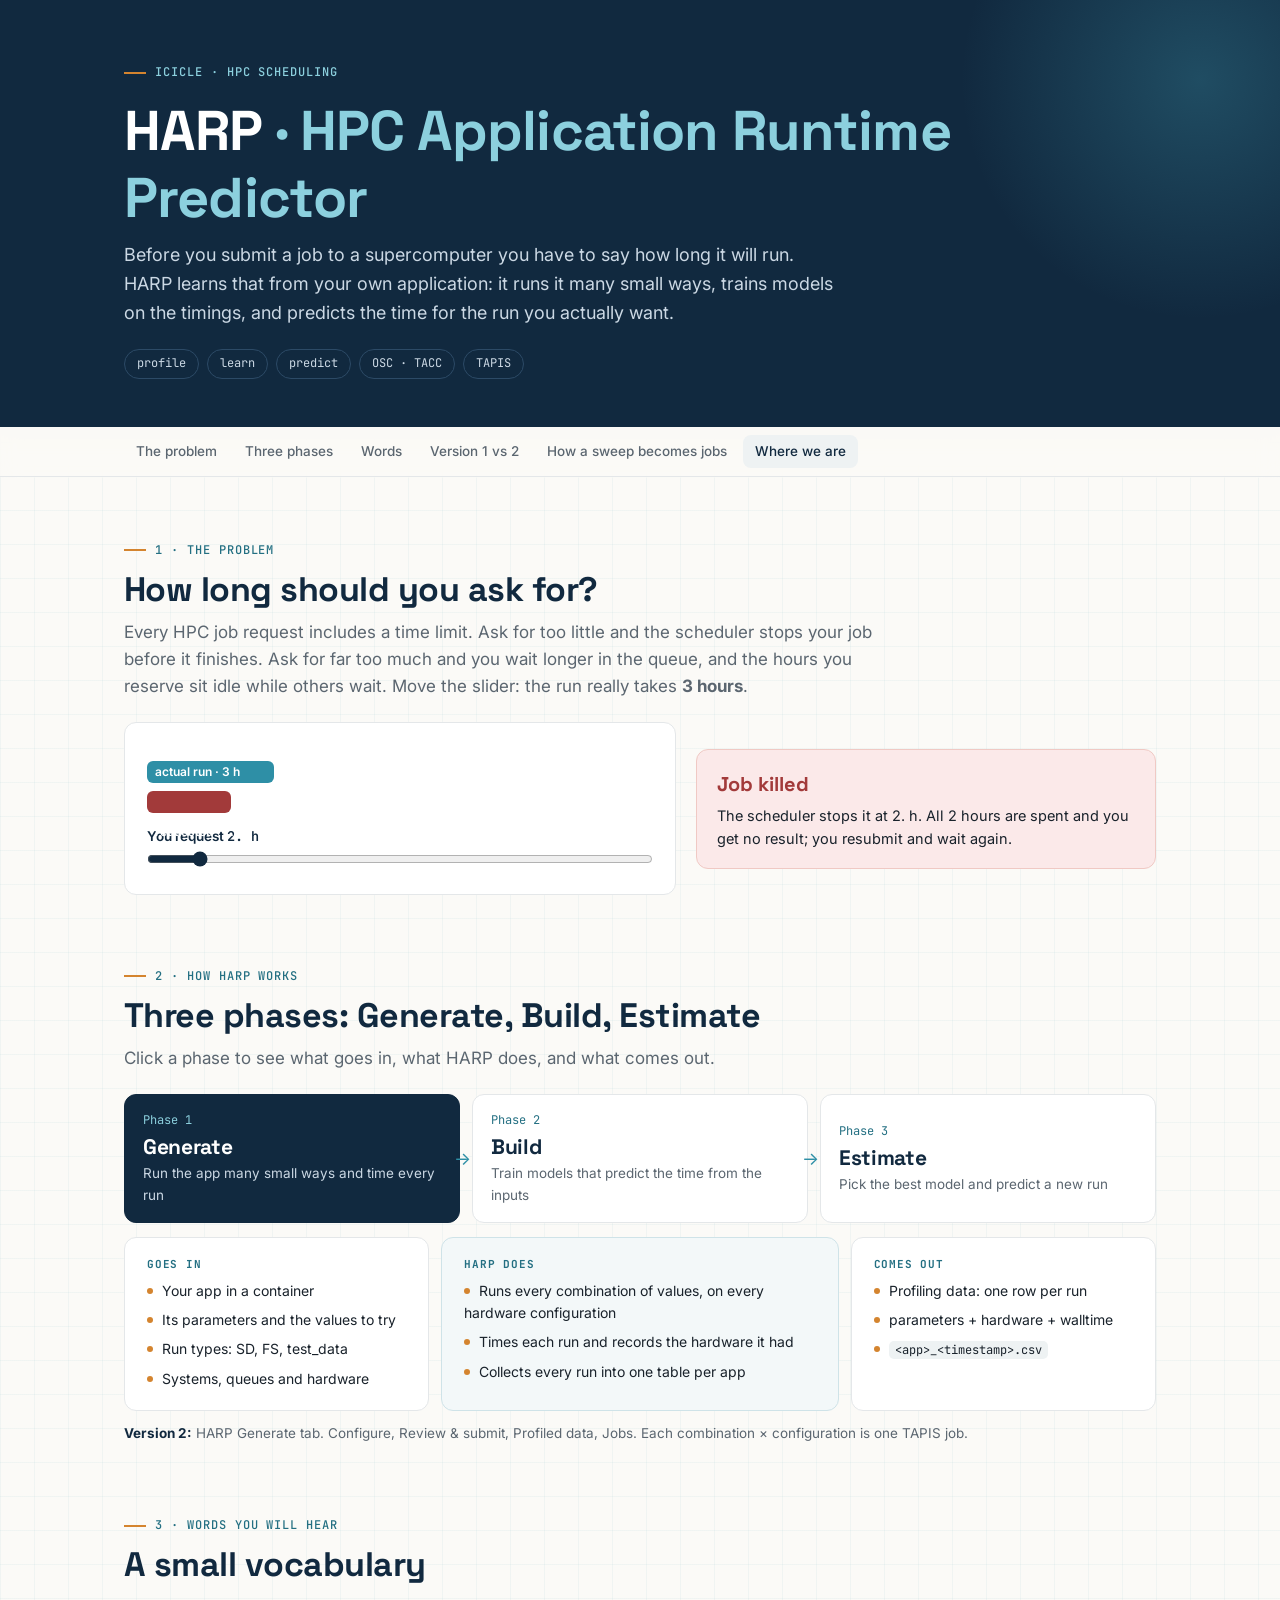
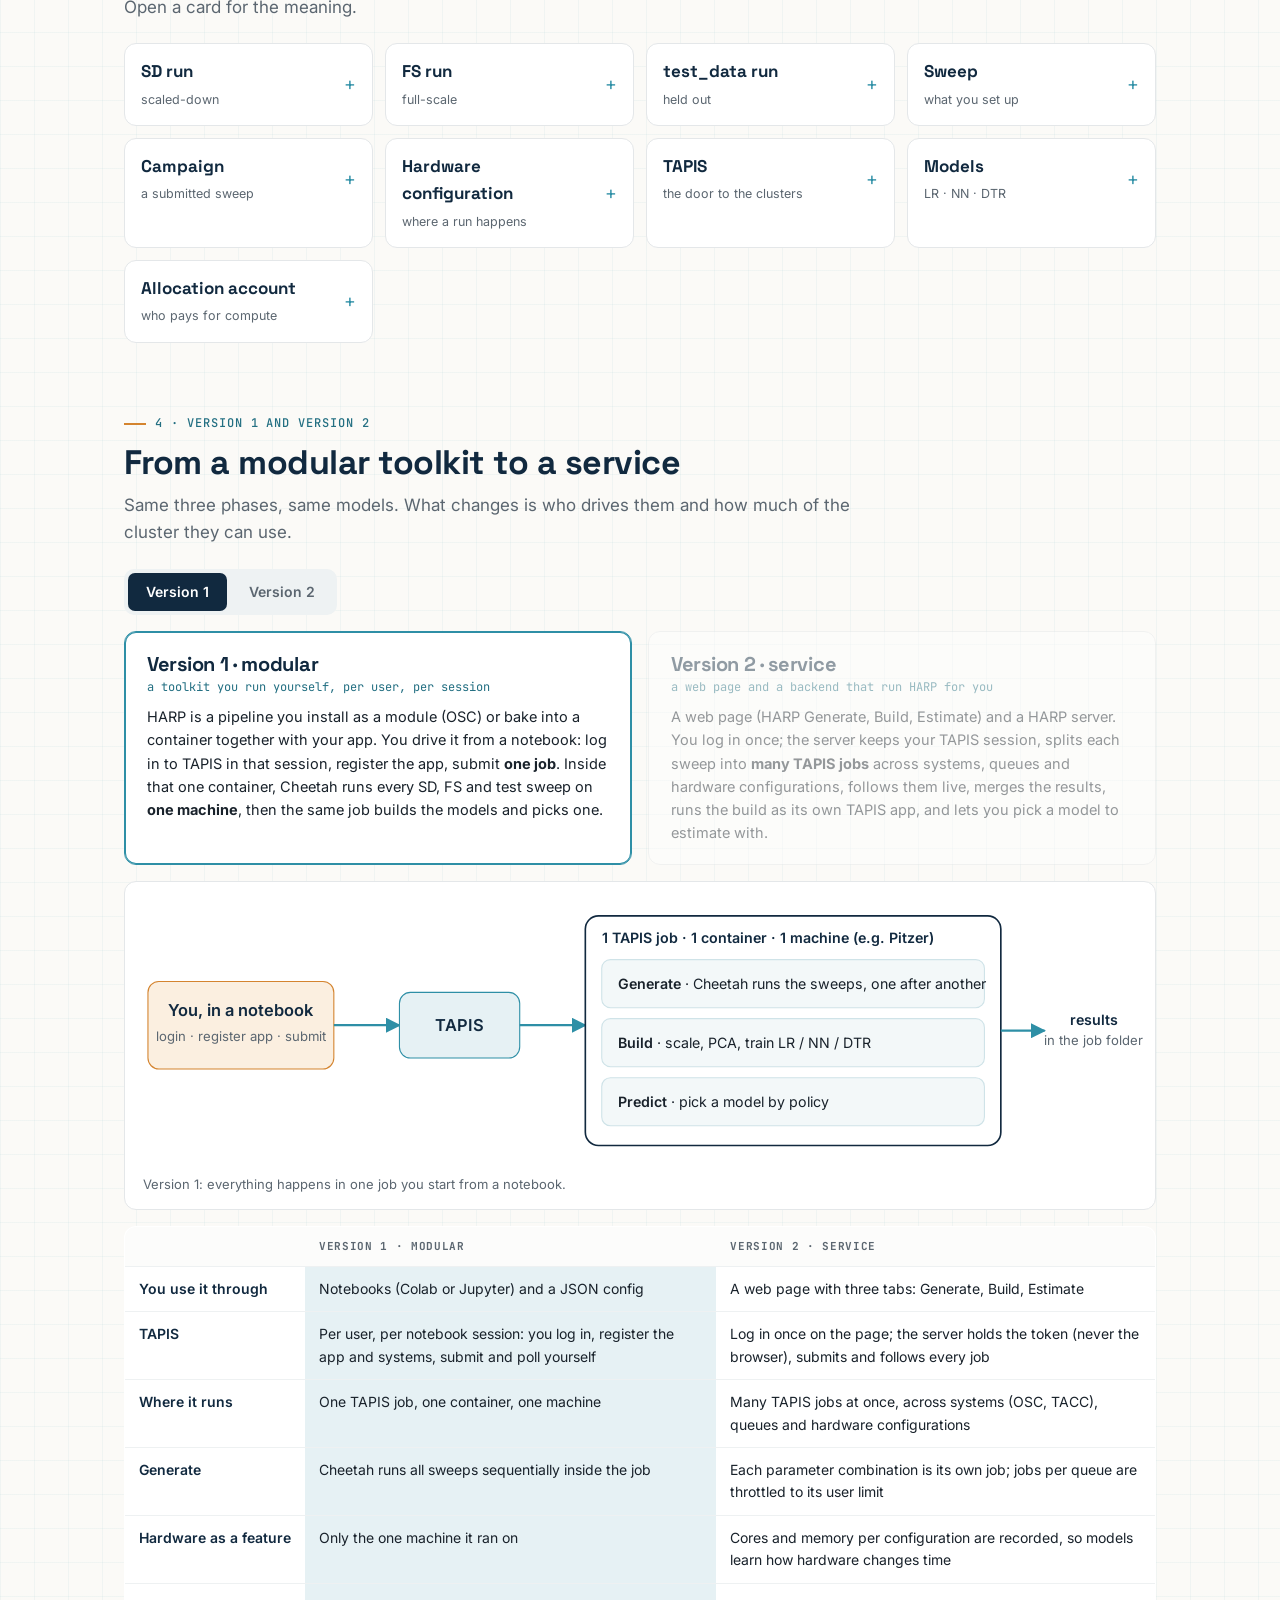
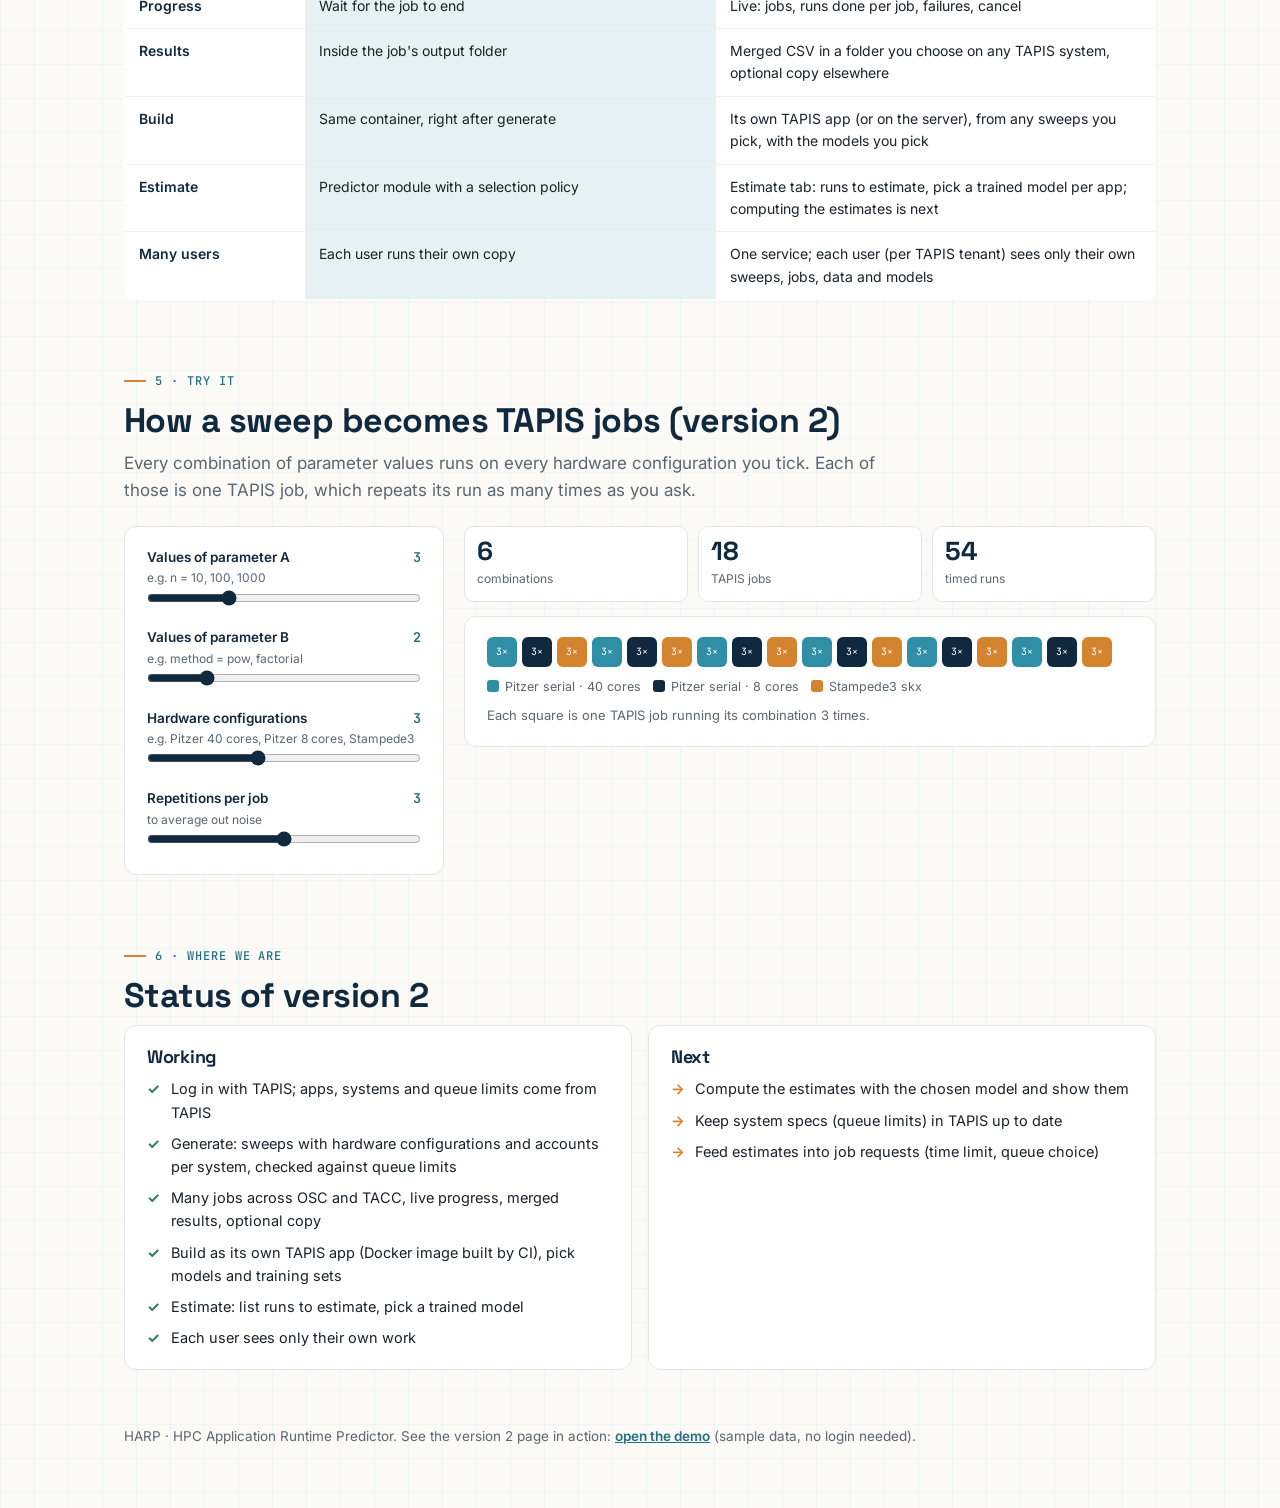
<file: DEMO/ui/about_harp.html>
<!doctype html>
<html lang="en">
<head>
<meta charset="utf-8">
<meta name="viewport" content="width=device-width,initial-scale=1">
<title>About HARP</title>
<link rel="preconnect" href="https://fonts.googleapis.com">
<link rel="preconnect" href="https://fonts.gstatic.com" crossorigin>
<link href="https://fonts.googleapis.com/css2?family=Space+Grotesk:wght@400;500;600;700&family=Inter:wght@400;500;600&family=JetBrains+Mono:wght@400;500&display=swap" rel="stylesheet">
<style>
:root{
  --navy:#11293F; --teal:#2E8FA6; --teal-700:#236F82; --teal-50:#E6F1F4;
  --orange:#D4842F; --orange-50:#FBEFE0; --orange-700:#9A5A1C;
  --red:#A23A3A; --red-50:#FBE9E9; --ok:#2E7D5B; --ok-50:#E5F2EC;
  --ink:#19222B; --muted:#5B6670; --paper:#FBFAF7; --line:#E4E7E9; --card:#fff; --r:12px;
  --grid:rgba(46,143,166,.05);
}
*{box-sizing:border-box;margin:0;padding:0}
[hidden]{display:none!important}
html{scroll-behavior:smooth}
body{font-family:"Inter",system-ui,sans-serif;color:var(--ink);line-height:1.6;-webkit-font-smoothing:antialiased;
  background:linear-gradient(var(--grid) 1px,transparent 1px) 0 0/34px 34px,
             linear-gradient(90deg,var(--grid) 1px,transparent 1px) 0 0/34px 34px,var(--paper)}
h1,h2,h3,h4{font-family:"Space Grotesk",sans-serif;letter-spacing:-.015em;color:var(--navy);line-height:1.2}
code,.mono{font-family:"JetBrains Mono",monospace}
code{font-size:.86em;background:#EEF2F3;padding:1px 6px;border-radius:5px}
.wrap{max-width:1080px;margin:0 auto;padding:0 24px}
@media(max-width:600px){.wrap{padding:0 16px}}
.eyebrow{display:inline-flex;align-items:center;gap:9px;font-family:"JetBrains Mono",monospace;font-size:12px;font-weight:500;
  letter-spacing:.08em;text-transform:uppercase;color:var(--teal-700)}
.eyebrow:before{content:"";width:22px;height:2px;background:var(--orange)}

/* top */
.hero{background:var(--navy);color:#fff;padding:56px 0 48px;position:relative;overflow:hidden}
.hero:after{content:"";position:absolute;right:-180px;top:-180px;width:520px;height:520px;border-radius:50%;
  background:radial-gradient(circle,rgba(70,169,191,.28),transparent 65%)}
.hero .eyebrow{color:#8CD0DE}
.hero h1{color:#fff;font-size:clamp(34px,6vw,56px);margin:14px 0 10px}
.hero h1 span{color:#8CD0DE}
.hero p{max-width:720px;font-size:18px;color:#CBD8E4}
.hero .tags{display:flex;flex-wrap:wrap;gap:8px;margin-top:22px}
.hero .tags span{font-family:"JetBrains Mono",monospace;font-size:12px;border:1px solid #2C4A66;border-radius:20px;padding:4px 12px;color:#CBD8E4}
.toc{position:sticky;top:0;z-index:10;background:rgba(251,250,247,.9);backdrop-filter:blur(10px);border-bottom:1px solid var(--line)}
.toc .wrap{display:flex;gap:4px;overflow-x:auto;padding-top:8px;padding-bottom:8px}
.toc a{font-size:13.5px;font-weight:500;color:var(--muted);text-decoration:none;padding:6px 12px;border-radius:8px;white-space:nowrap}
.toc a:hover,.toc a.on{color:var(--navy);background:#EEF2F3}

section{padding:56px 0 8px}
section h2{font-size:clamp(26px,4vw,34px);margin:10px 0 8px}
.lead{font-size:17px;color:var(--muted);max-width:760px;margin-bottom:22px}
.card{background:var(--card);border:1px solid var(--line);border-radius:var(--r);padding:20px 22px}
.grid2{display:grid;grid-template-columns:1fr 1fr;gap:16px}
.grid3{display:grid;grid-template-columns:repeat(3,1fr);gap:16px}
@media(max-width:820px){.grid2,.grid3{grid-template-columns:1fr}}

/* 1. problem slider */
.prob{display:grid;grid-template-columns:1.2fr 1fr;gap:20px;align-items:center}
@media(max-width:820px){.prob{grid-template-columns:1fr}}
.track{position:relative;height:56px;margin:18px 0 6px}
.bar{position:absolute;left:0;height:22px;border-radius:6px}
.bar.actual{top:0;background:var(--teal)}
.bar.req{top:30px;background:#D7DEE2}
.bar.req.short{background:var(--red)}
.bar.req.waste{background:var(--orange)}
.bar.req.good{background:var(--ok)}
.track .lbl{position:absolute;left:8px;font-size:12px;font-weight:600;color:#fff;line-height:22px;white-space:nowrap}
.track .lbl.t2{top:30px}
input[type=range]{width:100%;accent-color:var(--navy)}
.verdict{border-radius:var(--r);padding:18px 20px;border:1px solid var(--line)}
.verdict b{display:block;font-family:"Space Grotesk",sans-serif;font-size:20px;margin-bottom:4px}
.verdict.short{background:var(--red-50);border-color:#F0C9C4;color:var(--red)}
.verdict.waste{background:var(--orange-50);border-color:#F1DCC2;color:var(--orange-700)}
.verdict.good{background:var(--ok-50);border-color:#BFDCCB;color:var(--ok)}
.verdict p{color:var(--ink);font-size:14.5px}

/* 2. phases */
.phases{display:grid;grid-template-columns:repeat(3,1fr);gap:12px;margin-bottom:14px}
@media(max-width:700px){.phases{grid-template-columns:1fr}}
.ph{text-align:left;font:inherit;cursor:pointer;background:var(--card);border:1px solid var(--line);border-radius:var(--r);padding:16px 18px;position:relative}
.ph .n{font-family:"JetBrains Mono",monospace;font-size:12px;color:var(--teal-700)}
.ph h3{font-size:21px;margin:4px 0 4px}
.ph p{font-size:13.5px;color:var(--muted)}
.ph[aria-selected="true"]{background:var(--navy);border-color:var(--navy)}
.ph[aria-selected="true"] h3{color:#fff}.ph[aria-selected="true"] p{color:#CBD8E4}.ph[aria-selected="true"] .n{color:#8CD0DE}
.ph:not(:last-child):after{content:"→";position:absolute;right:-12px;top:50%;transform:translateY(-50%);font-size:18px;color:var(--teal);z-index:1}
@media(max-width:700px){.ph:not(:last-child):after{content:"↓";right:50%;top:auto;bottom:-16px;transform:none}}
.flow{display:grid;grid-template-columns:1fr 1.3fr 1fr;gap:12px}
@media(max-width:820px){.flow{grid-template-columns:1fr}}
.flow .card h4{font-family:"JetBrains Mono",monospace;font-size:11px;letter-spacing:.07em;text-transform:uppercase;color:var(--teal-700);margin-bottom:8px}
.flow ul{list-style:none;display:flex;flex-direction:column;gap:7px;font-size:14px}
.flow li:before{content:"";display:inline-block;width:6px;height:6px;border-radius:50%;background:var(--orange);margin-right:9px;vertical-align:2px}
.flow .mid{background:#F3F8F9;border-color:#CFE3E8}
.where{margin-top:12px;font-size:13.5px;color:var(--muted)}
.where b{color:var(--navy)}

/* 3. words */
.words{display:grid;grid-template-columns:repeat(auto-fill,minmax(230px,1fr));gap:12px}
details.w{background:var(--card);border:1px solid var(--line);border-radius:var(--r);padding:14px 16px}
details.w summary{cursor:pointer;list-style:none;display:flex;align-items:center;justify-content:space-between;gap:10px}
details.w summary::-webkit-details-marker{display:none}
details.w summary b{font-family:"Space Grotesk",sans-serif;font-size:17px;color:var(--navy)}
details.w summary span{font-size:12.5px;color:var(--muted)}
details.w summary:after{content:"+";font-size:18px;color:var(--teal)}
details.w[open] summary:after{content:"−"}
details.w p{font-size:14px;margin-top:10px}
details.w[open]{border-color:var(--teal);box-shadow:inset 0 0 0 1px var(--teal)}

/* 4. versions */
.switch{display:inline-flex;background:#EEF2F3;border-radius:10px;padding:4px;gap:4px;margin-bottom:16px}
.switch button{font:inherit;font-weight:600;font-size:14px;border:0;background:transparent;color:var(--muted);padding:8px 18px;border-radius:7px;cursor:pointer}
.switch button[aria-pressed="true"]{background:var(--navy);color:#fff}
.vsum{display:grid;grid-template-columns:1fr 1fr;gap:16px;margin-bottom:16px}
@media(max-width:820px){.vsum{grid-template-columns:1fr}}
.vsum .card{transition:opacity .2s,border-color .2s}
.vsum .card.dim{opacity:.45}
.vsum .card.on{border-color:var(--teal);box-shadow:inset 0 0 0 1px var(--teal)}
.vsum h3{font-size:20px;margin-bottom:2px}
.vsum .kind{font-family:"JetBrains Mono",monospace;font-size:12px;color:var(--teal-700);margin-bottom:8px}
.vsum p{font-size:14.5px}
.diagram{background:var(--card);border:1px solid var(--line);border-radius:var(--r);padding:12px;overflow-x:auto}
.diagram svg{display:block;width:100%;min-width:640px;height:auto}
.diagram svg text{font-family:"Inter",sans-serif}
.diagram .cap{font-size:13px;color:var(--muted);padding:6px 6px 2px}
table.cmp{width:100%;border-collapse:collapse;font-size:14px;margin-top:16px;background:var(--card);border:1px solid var(--line);border-radius:var(--r);overflow:hidden}
.cmpwrap{overflow-x:auto}
table.cmp th,table.cmp td{text-align:left;padding:11px 14px;border-bottom:1px solid #EEF1F2;vertical-align:top}
table.cmp th{font-family:"JetBrains Mono",monospace;font-size:11px;letter-spacing:.06em;text-transform:uppercase;color:var(--muted);background:#FCFCFB}
table.cmp td:first-child{font-weight:600;color:var(--navy);white-space:nowrap}
table.cmp td.hl{background:var(--teal-50)}
table.cmp tr:last-child td{border-bottom:0}

/* 5. try it */
.calc{display:grid;grid-template-columns:320px 1fr;gap:20px}
@media(max-width:820px){.calc{grid-template-columns:1fr}}
.ctl{display:flex;flex-direction:column;gap:14px}
.ctl label{display:flex;justify-content:space-between;font-size:13.5px;font-weight:600;color:var(--navy)}
.ctl label output{font-family:"JetBrains Mono",monospace;color:var(--teal-700)}
.ctl small{display:block;font-size:12px;color:var(--muted);font-weight:400}
.total{display:grid;grid-template-columns:repeat(3,1fr);gap:10px;margin-bottom:14px}
.total div{background:var(--card);border:1px solid var(--line);border-radius:10px;padding:10px 12px}
.total b{display:block;font-family:"Space Grotesk",sans-serif;font-size:26px;color:var(--navy);line-height:1.1}
.total span{font-size:12px;color:var(--muted)}
.jobs{display:flex;flex-wrap:wrap;gap:5px}
.job{width:30px;height:30px;border-radius:6px;display:flex;align-items:center;justify-content:center;font-family:"JetBrains Mono",monospace;font-size:10px;color:#fff}
.legend{display:flex;flex-wrap:wrap;gap:12px;font-size:12.5px;color:var(--muted);margin-top:10px}
.legend i{display:inline-block;width:12px;height:12px;border-radius:3px;margin-right:6px;vertical-align:-1px}
.more{font-size:13px;color:var(--muted);margin-top:8px}

.now{display:grid;grid-template-columns:1fr 1fr;gap:16px}
@media(max-width:820px){.now{grid-template-columns:1fr}}
.now ul{list-style:none;display:flex;flex-direction:column;gap:8px;font-size:14.5px}
.now li{padding-left:24px;position:relative}
.now li:before{position:absolute;left:0;top:0;font-weight:700}
.now .done li:before{content:"✓";color:var(--ok)}
.now .next li:before{content:"→";color:var(--orange)}
footer{padding:48px 0 60px;color:var(--muted);font-size:13.5px}
footer a{color:var(--teal-700);font-weight:600}
</style>
</head>
<body>

<header class="hero"><div class="wrap">
  <div class="eyebrow">ICICLE · HPC scheduling</div>
  <h1>HARP <span>· HPC Application Runtime Predictor</span></h1>
  <p>Before you submit a job to a supercomputer you have to say how long it will run. HARP learns that from your own
     application: it runs it many small ways, trains models on the timings, and predicts the time for the run you
     actually want.</p>
  <div class="tags"><span>profile</span><span>learn</span><span>predict</span><span>OSC · TACC</span><span>TAPIS</span></div>
</div></header>

<nav class="toc" aria-label="Sections"><div class="wrap">
  <a href="#problem">The problem</a><a href="#phases">Three phases</a><a href="#words">Words</a>
  <a href="#versions">Version 1 vs 2</a><a href="#try">How a sweep becomes jobs</a><a href="#now">Where we are</a>
</div></nav>

<main class="wrap">

<!-- 1 ------------------------------------------------------------------ -->
<section id="problem">
  <div class="eyebrow">1 · The problem</div>
  <h2>How long should you ask for?</h2>
  <p class="lead">Every HPC job request includes a time limit. Ask for too little and the scheduler stops your job
    before it finishes. Ask for far too much and you wait longer in the queue, and the hours you reserve sit idle while
    others wait. Move the slider: the run really takes <b>3 hours</b>.</p>
  <div class="prob">
    <div class="card">
      <div class="track" aria-hidden="true">
        <div class="bar actual" id="barA"><span class="lbl">actual run · 3 h</span></div>
        <div class="bar req" id="barR"><span class="lbl t2" id="barRl"></span></div>
      </div>
      <label for="reqH" style="font-size:13.5px;font-weight:600;color:var(--navy)">You request <output id="reqOut" class="mono">2.0 h</output></label>
      <input type="range" id="reqH" min="1" max="12" step="0.25" value="2">
    </div>
    <div class="verdict" id="verdict" role="status"></div>
  </div>
</section>

<!-- 2 ------------------------------------------------------------------ -->
<section id="phases">
  <div class="eyebrow">2 · How HARP works</div>
  <h2>Three phases: Generate, Build, Estimate</h2>
  <p class="lead">Click a phase to see what goes in, what HARP does, and what comes out.</p>
  <div class="phases" role="tablist" aria-label="HARP phases">
    <button class="ph" role="tab" data-ph="0" aria-selected="true"><div class="n">Phase 1</div><h3>Generate</h3><p>Run the app many small ways and time every run</p></button>
    <button class="ph" role="tab" data-ph="1" aria-selected="false"><div class="n">Phase 2</div><h3>Build</h3><p>Train models that predict the time from the inputs</p></button>
    <button class="ph" role="tab" data-ph="2" aria-selected="false"><div class="n">Phase 3</div><h3>Estimate</h3><p>Pick the best model and predict a new run</p></button>
  </div>
  <div class="flow" role="tabpanel" id="flow" aria-live="polite"></div>
  <p class="where" id="where"></p>
</section>

<!-- 3 ------------------------------------------------------------------ -->
<section id="words">
  <div class="eyebrow">3 · Words you will hear</div>
  <h2>A small vocabulary</h2>
  <p class="lead">Open a card for the meaning.</p>
  <div class="words">
    <details class="w"><summary><div><b>SD run</b><br><span>scaled-down</span></div></summary>
      <p>A small, quick version of the problem: small inputs, few iterations. Cheap to run many of, so the models learn mostly from these.</p></details>
    <details class="w"><summary><div><b>FS run</b><br><span>full-scale</span></div></summary>
      <p>The real sizes you care about. Expensive, so only a few. Some are mixed into training (25, 50 or 75%) and some check the models while they train.</p></details>
    <details class="w"><summary><div><b>test_data run</b><br><span>held out</span></div></summary>
      <p>Runs kept aside and never trained on. They score the finished models honestly.</p></details>
    <details class="w"><summary><div><b>Sweep</b><br><span>what you set up</span></div></summary>
      <p>One app, one run type (SD, FS or test_data), and the parameter values to try, for example <code>n = 10, 100, 1000</code>, run on the queues you tick.</p></details>
    <details class="w"><summary><div><b>Campaign</b><br><span>a submitted sweep</span></div></summary>
      <p>The record of a sweep once submitted: its TAPIS jobs, their status, and one results folder. The word comes from Cheetah, which version 1 uses to run sweeps. In version 2, one sweep is one campaign.</p></details>
    <details class="w"><summary><div><b>Hardware configuration</b><br><span>where a run happens</span></div></summary>
      <p>A system, queue, number of cores and memory, e.g. Pitzer <code>serial</code> with 8 cores. Profiling the same run on several configurations teaches the models how hardware changes the time.</p></details>
    <details class="w"><summary><div><b>TAPIS</b><br><span>the door to the clusters</span></div></summary>
      <p>An API (from TACC) for running containers as jobs on HPC systems and moving files, using your own accounts. HARP talks to OSC and TACC only through TAPIS.</p></details>
    <details class="w"><summary><div><b>Models</b><br><span>LR · NN · DTR</span></div></summary>
      <p>Linear regression, a small neural network and a decision tree. Each is trained on several mixes of SD and FS data, with and without <b>padding</b> (predictions scaled up so they are too low less often).</p></details>
    <details class="w"><summary><div><b>Allocation account</b><br><span>who pays for compute</span></div></summary>
      <p>The project a job is charged to, e.g. <code>-A PAS2271</code>. Needed to run jobs, not to move files.</p></details>
  </div>
</section>

<!-- 4 ------------------------------------------------------------------ -->
<section id="versions">
  <div class="eyebrow">4 · Version 1 and version 2</div>
  <h2>From a modular toolkit to a service</h2>
  <p class="lead">Same three phases, same models. What changes is who drives them and how much of the cluster they can use.</p>
  <div class="switch" role="group" aria-label="Show version">
    <button type="button" data-v="1" aria-pressed="true">Version 1</button>
    <button type="button" data-v="2" aria-pressed="false">Version 2</button>
  </div>
  <div class="vsum">
    <div class="card on" id="v1card">
      <h3>Version 1 · modular</h3><div class="kind">a toolkit you run yourself, per user, per session</div>
      <p>HARP is a pipeline you install as a module (OSC) or bake into a container together with your app. You drive it
        from a notebook: log in to TAPIS in that session, register the app, submit <b>one job</b>. Inside that one
        container, Cheetah runs every SD, FS and test sweep on <b>one machine</b>, then the same job builds the models
        and picks one.</p>
    </div>
    <div class="card dim" id="v2card">
      <h3>Version 2 · service</h3><div class="kind">a web page and a backend that run HARP for you</div>
      <p>A web page (HARP Generate, Build, Estimate) and a HARP server. You log in once; the server keeps your TAPIS
        session, splits each sweep into <b>many TAPIS jobs</b> across systems, queues and hardware configurations,
        follows them live, merges the results, runs the build as its own TAPIS app, and lets you pick a model to estimate with.</p>
    </div>
  </div>
  <div class="diagram">
    <svg id="svg1" viewBox="0 0 920 250" role="img" aria-label="Version 1: a notebook submits one TAPIS job that runs the whole pipeline in one container on one system">
      <defs><marker id="ar" viewBox="0 0 10 10" refX="9" refY="5" markerWidth="7" markerHeight="7" orient="auto"><path d="M0,0L10,5L0,10z" fill="#2E8FA6"/></marker></defs>
      <rect x="10" y="80" width="170" height="80" rx="10" fill="#FBEFE0" stroke="#D4842F"/>
      <text x="95" y="112" text-anchor="middle" font-size="15" font-weight="600" fill="#11293F">You, in a notebook</text>
      <text x="95" y="134" text-anchor="middle" font-size="12" fill="#5B6670">login · register app · submit</text>
      <line x1="180" y1="120" x2="240" y2="120" stroke="#2E8FA6" stroke-width="2" marker-end="url(#ar)"/>
      <rect x="240" y="90" width="110" height="60" rx="10" fill="#E6F1F4" stroke="#2E8FA6"/>
      <text x="295" y="125" text-anchor="middle" font-size="15" font-weight="600" fill="#11293F">TAPIS</text>
      <line x1="350" y1="120" x2="410" y2="120" stroke="#2E8FA6" stroke-width="2" marker-end="url(#ar)"/>
      <rect x="410" y="20" width="380" height="210" rx="12" fill="#fff" stroke="#11293F" stroke-width="1.5"/>
      <text x="425" y="45" font-size="13" font-weight="600" fill="#11293F">1 TAPIS job · 1 container · 1 machine (e.g. Pitzer)</text>
      <rect x="425" y="60" width="350" height="44" rx="8" fill="#F3F8F9" stroke="#CFE3E8"/>
      <text x="440" y="87" font-size="13" fill="#19222B"><tspan font-weight="600">Generate</tspan> · Cheetah runs the sweeps, one after another</text>
      <rect x="425" y="114" width="350" height="44" rx="8" fill="#F3F8F9" stroke="#CFE3E8"/>
      <text x="440" y="141" font-size="13" fill="#19222B"><tspan font-weight="600">Build</tspan> · scale, PCA, train LR / NN / DTR</text>
      <rect x="425" y="168" width="350" height="44" rx="8" fill="#F3F8F9" stroke="#CFE3E8"/>
      <text x="440" y="195" font-size="13" fill="#19222B"><tspan font-weight="600">Predict</tspan> · pick a model by policy</text>
      <line x1="790" y1="125" x2="830" y2="125" stroke="#2E8FA6" stroke-width="2" marker-end="url(#ar)"/>
      <text x="875" y="120" text-anchor="middle" font-size="13" font-weight="600" fill="#11293F">results</text>
      <text x="875" y="138" text-anchor="middle" font-size="12" fill="#5B6670">in the job folder</text>
    </svg>
    <svg id="svg2" viewBox="0 0 920 330" hidden role="img" aria-label="Version 2: the web page talks to the HARP server, which submits many TAPIS jobs across systems, merges results, runs a build job and offers models for estimates">
      <defs><marker id="ar2" viewBox="0 0 10 10" refX="9" refY="5" markerWidth="7" markerHeight="7" orient="auto"><path d="M0,0L10,5L0,10z" fill="#2E8FA6"/></marker></defs>
      <rect x="10" y="110" width="150" height="100" rx="10" fill="#FBEFE0" stroke="#D4842F"/>
      <text x="85" y="140" text-anchor="middle" font-size="15" font-weight="600" fill="#11293F">Web page</text>
      <text x="85" y="162" text-anchor="middle" font-size="12" fill="#5B6670">Generate · Build</text>
      <text x="85" y="180" text-anchor="middle" font-size="12" fill="#5B6670">Estimate</text>
      <line x1="160" y1="160" x2="200" y2="160" stroke="#2E8FA6" stroke-width="2" marker-end="url(#ar2)"/>
      <rect x="200" y="70" width="200" height="180" rx="12" fill="#11293F"/>
      <text x="300" y="98" text-anchor="middle" font-size="15" font-weight="600" fill="#fff">HARP server</text>
      <text x="300" y="122" text-anchor="middle" font-size="12" fill="#CBD8E4">keeps your TAPIS session</text>
      <text x="300" y="142" text-anchor="middle" font-size="12" fill="#CBD8E4">splits sweeps into jobs</text>
      <text x="300" y="162" text-anchor="middle" font-size="12" fill="#CBD8E4">checks queue limits</text>
      <text x="300" y="182" text-anchor="middle" font-size="12" fill="#CBD8E4">throttles, follows live</text>
      <text x="300" y="202" text-anchor="middle" font-size="12" fill="#CBD8E4">merges results</text>
      <text x="300" y="222" text-anchor="middle" font-size="12" fill="#CBD8E4">one user ≠ another</text>
      <line x1="400" y1="160" x2="440" y2="160" stroke="#2E8FA6" stroke-width="2" marker-end="url(#ar2)"/>
      <rect x="440" y="130" width="80" height="60" rx="10" fill="#E6F1F4" stroke="#2E8FA6"/>
      <text x="480" y="165" text-anchor="middle" font-size="14" font-weight="600" fill="#11293F">TAPIS</text>
      <g font-size="12" fill="#19222B">
        <line x1="520" y1="160" x2="560" y2="45" stroke="#2E8FA6" stroke-width="1.5" marker-end="url(#ar2)"/>
        <line x1="520" y1="160" x2="560" y2="105" stroke="#2E8FA6" stroke-width="1.5" marker-end="url(#ar2)"/>
        <line x1="520" y1="160" x2="560" y2="165" stroke="#2E8FA6" stroke-width="1.5" marker-end="url(#ar2)"/>
        <line x1="520" y1="160" x2="560" y2="225" stroke="#2E8FA6" stroke-width="1.5" marker-end="url(#ar2)"/>
        <rect x="560" y="22" width="190" height="44" rx="8" fill="#fff" stroke="#CFE3E8"/><text x="572" y="49">Pitzer serial · 40 cores · ×6 jobs</text>
        <rect x="560" y="82" width="190" height="44" rx="8" fill="#fff" stroke="#CFE3E8"/><text x="572" y="109">Pitzer serial · 8 cores · ×6 jobs</text>
        <rect x="560" y="142" width="190" height="44" rx="8" fill="#fff" stroke="#CFE3E8"/><text x="572" y="169">Stampede3 skx · ×6 jobs</text>
        <rect x="560" y="202" width="190" height="44" rx="8" fill="#FBEFE0" stroke="#D4842F"/><text x="572" y="229">Build job (HARP build app)</text>
      </g>
      <line x1="750" y1="135" x2="790" y2="135" stroke="#2E8FA6" stroke-width="2" marker-end="url(#ar2)"/>
      <rect x="790" y="70" width="120" height="130" rx="10" fill="#fff" stroke="#11293F"/>
      <text x="850" y="98" text-anchor="middle" font-size="13" font-weight="600" fill="#11293F">Your folder</text>
      <text x="850" y="122" text-anchor="middle" font-size="12" fill="#5B6670">merged CSV</text>
      <text x="850" y="142" text-anchor="middle" font-size="12" fill="#5B6670">models + scores</text>
      <text x="850" y="162" text-anchor="middle" font-size="12" fill="#5B6670">copy elsewhere</text>
      <text x="850" y="182" text-anchor="middle" font-size="12" fill="#5B6670">(optional)</text>
      <path d="M850 200 V 290 H 85 V 210" fill="none" stroke="#D4842F" stroke-width="1.5" stroke-dasharray="5 4" marker-end="url(#ar2)"/>
      <text x="470" y="310" text-anchor="middle" font-size="12" fill="#9A5A1C">profiled data and trained models flow back to the page: build, then pick a model to estimate</text>
    </svg>
    <div class="cap" id="cap"></div>
  </div>
  <div class="cmpwrap"><table class="cmp" id="cmp">
    <thead><tr><th></th><th>Version 1 · modular</th><th>Version 2 · service</th></tr></thead>
    <tbody>
      <tr><td>You use it through</td><td>Notebooks (Colab or Jupyter) and a JSON config</td><td>A web page with three tabs: Generate, Build, Estimate</td></tr>
      <tr><td>TAPIS</td><td>Per user, per notebook session: you log in, register the app and systems, submit and poll yourself</td><td>Log in once on the page; the server holds the token (never the browser), submits and follows every job</td></tr>
      <tr><td>Where it runs</td><td>One TAPIS job, one container, one machine</td><td>Many TAPIS jobs at once, across systems (OSC, TACC), queues and hardware configurations</td></tr>
      <tr><td>Generate</td><td>Cheetah runs all sweeps sequentially inside the job</td><td>Each parameter combination is its own job; jobs per queue are throttled to its user limit</td></tr>
      <tr><td>Hardware as a feature</td><td>Only the one machine it ran on</td><td>Cores and memory per configuration are recorded, so models learn how hardware changes time</td></tr>
      <tr><td>Progress</td><td>Wait for the job to end</td><td>Live: jobs, runs done per job, failures, cancel</td></tr>
      <tr><td>Results</td><td>Inside the job's output folder</td><td>Merged CSV in a folder you choose on any TAPIS system, optional copy elsewhere</td></tr>
      <tr><td>Build</td><td>Same container, right after generate</td><td>Its own TAPIS app (or on the server), from any sweeps you pick, with the models you pick</td></tr>
      <tr><td>Estimate</td><td>Predictor module with a selection policy</td><td>Estimate tab: runs to estimate, pick a trained model per app; computing the estimates is next</td></tr>
      <tr><td>Many users</td><td>Each user runs their own copy</td><td>One service; each user (per TAPIS tenant) sees only their own sweeps, jobs, data and models</td></tr>
    </tbody>
  </table></div>
</section>

<!-- 5 ------------------------------------------------------------------ -->
<section id="try">
  <div class="eyebrow">5 · Try it</div>
  <h2>How a sweep becomes TAPIS jobs (version 2)</h2>
  <p class="lead">Every combination of parameter values runs on every hardware configuration you tick. Each of those is
    one TAPIS job, which repeats its run as many times as you ask.</p>
  <div class="calc">
    <div class="card ctl">
      <div><label for="pA">Values of parameter A <output id="oA">3</output></label><small>e.g. n = 10, 100, 1000</small><input type="range" id="pA" min="1" max="8" value="3"></div>
      <div><label for="pB">Values of parameter B <output id="oB">2</output></label><small>e.g. method = pow, factorial</small><input type="range" id="pB" min="1" max="6" value="2"></div>
      <div><label for="cfg">Hardware configurations <output id="oC">3</output></label><small>e.g. Pitzer 40 cores, Pitzer 8 cores, Stampede3</small><input type="range" id="cfg" min="1" max="6" value="3"></div>
      <div><label for="reps">Repetitions per job <output id="oR">3</output></label><small>to average out noise</small><input type="range" id="reps" min="1" max="5" value="3"></div>
    </div>
    <div>
      <div class="total">
        <div><b id="tC">6</b><span>combinations</span></div>
        <div><b id="tJ">18</b><span>TAPIS jobs</span></div>
        <div><b id="tR">54</b><span>timed runs</span></div>
      </div>
      <div class="card"><div class="jobs" id="jobs" aria-label="TAPIS jobs, coloured by hardware configuration"></div>
        <div class="legend" id="legend"></div><p class="more" id="more"></p></div>
    </div>
  </div>
</section>

<!-- 6 ------------------------------------------------------------------ -->
<section id="now">
  <div class="eyebrow">6 · Where we are</div>
  <h2>Status of version 2</h2>
  <div class="now">
    <div class="card done"><h3 style="font-size:18px;margin-bottom:10px">Working</h3><ul>
      <li>Log in with TAPIS; apps, systems and queue limits come from TAPIS</li>
      <li>Generate: sweeps with hardware configurations and accounts per system, checked against queue limits</li>
      <li>Many jobs across OSC and TACC, live progress, merged results, optional copy</li>
      <li>Build as its own TAPIS app (Docker image built by CI), pick models and training sets</li>
      <li>Estimate: list runs to estimate, pick a trained model</li>
      <li>Each user sees only their own work</li></ul></div>
    <div class="card next"><h3 style="font-size:18px;margin-bottom:10px">Next</h3><ul>
      <li>Compute the estimates with the chosen model and show them</li>
      <li>Keep system specs (queue limits) in TAPIS up to date</li>
      <li>Feed estimates into job requests (time limit, queue choice)</li></ul></div>
  </div>
</section>
</main>

<footer><div class="wrap">HARP · HPC Application Runtime Predictor. See the version 2 page in action: <a href="profiling.html">open the demo</a> (sample data, no login needed).</div></footer>

<script>
const $ = id => document.getElementById(id);

/* 1. requested vs actual time */
const ACTUAL = 3, MAXH = 12;
function problem(){
  const req = +$('reqH').value, pct = h => (100 * h / MAXH) + '%';
  $('reqOut').textContent = req.toFixed(req % 1 ? 2 : 1).replace(/0$/, '') + ' h';
  $('barA').style.width = pct(ACTUAL);
  const r = $('barR'); r.style.width = pct(req);
  const kind = req < ACTUAL ? 'short' : req <= ACTUAL * 1.35 ? 'good' : 'waste';
  r.className = 'bar req ' + kind; $('barRl').textContent = 'requested · ' + $('reqOut').textContent;
  const v = $('verdict'); v.className = 'verdict ' + kind;
  v.innerHTML = kind === 'short'
    ? `<b>Job killed</b><p>The scheduler stops it at ${$('reqOut').textContent}. All ${req} hours are spent and you get no result; you resubmit and wait again.</p>`
    : kind === 'good'
    ? `<b>Just right</b><p>A small margin over the real 3 hours. The job finishes, starts sooner, and leaves the rest of the machine to others. This is what HARP's estimates aim for.</p>`
    : `<b>Finishes, but costly</b><p>You reserved ${req} hours for a 3-hour run. Bigger requests usually wait longer in the queue, and the scheduler cannot fit other jobs into the ${(req - ACTUAL).toFixed(1)} hours you blocked.</p>`;
}
$('reqH').addEventListener('input', problem); problem();

/* 2. phases */
const PH = [
  {in: ['Your app in a container', 'Its parameters and the values to try', 'Run types: SD, FS, test_data', 'Systems, queues and hardware'],
   does: ['Runs every combination of values, on every hardware configuration', 'Times each run and records the hardware it had', 'Collects every run into one table per app'],
   out: ['Profiling data: one row per run', 'parameters + hardware + walltime', '<code>&lt;app&gt;_&lt;timestamp&gt;.csv</code>'],
   where: '<b>Version 2:</b> HARP Generate tab. Configure, Review & submit, Profiled data, Jobs. Each combination × configuration is one TAPIS job.'},
  {in: ['Profiling data from one or more sweeps', 'Which models to train', 'Which mixes of SD and FS to train on'],
   does: ['Cleans the data: drops gaps, removes outliers', 'Scales the features and reduces them with PCA', 'Trains linear regression, a neural network and a decision tree', 'Scores each on the held-out test_data runs'],
   out: ['Trained models (.pkl, .h5)', 'Scores: average error, how often too low', '<code>model_commons.csv</code>'],
   where: '<b>Version 2:</b> HARP Build tab. Training data, Models & where, Trained models. Runs as its own TAPIS job (HARP build app) or on the server.'},
  {in: ['A run you want to submit: one value per parameter', 'The queue and cores it would get', 'A trained model for that app'],
   does: ['Prepares the run the same way the training data was prepared', 'Asks the chosen model for the time', 'Optionally pads it so it is too low less often'],
   out: ['A predicted run time per queue', 'A safer time limit to request', 'Which queue looks fastest'],
   where: '<b>Version 2:</b> HARP Estimate tab. Configure the runs, Select model, Estimates. Picking the model works today; computing the estimates is the next step.'},
];
function phase(i){
  document.querySelectorAll('.ph').forEach(b => b.setAttribute('aria-selected', +b.dataset.ph === i));
  const p = PH[i], li = xs => xs.map(x => `<li>${x}</li>`).join('');
  $('flow').innerHTML = `<div class="card"><h4>Goes in</h4><ul>${li(p.in)}</ul></div>
    <div class="card mid"><h4>HARP does</h4><ul>${li(p.does)}</ul></div><div class="card"><h4>Comes out</h4><ul>${li(p.out)}</ul></div>`;
  $('where').innerHTML = p.where;
}
document.querySelectorAll('.ph').forEach(b => b.addEventListener('click', () => phase(+b.dataset.ph)));
document.querySelector('.phases').addEventListener('keydown', ev => {
  if (!['ArrowLeft', 'ArrowRight'].includes(ev.key)) return;
  const tabs = [...document.querySelectorAll('.ph')], i = tabs.indexOf(document.activeElement);
  const n = tabs[(i + (ev.key === 'ArrowRight' ? 1 : 2)) % 3]; n.click(); n.focus();
});
phase(0);

/* 4. versions */
const CAPS = {1: 'Version 1: everything happens in one job you start from a notebook.',
              2: 'Version 2: the server spreads the work over many jobs and systems, then builds and offers models back on the page.'};
function version(v){
  document.querySelectorAll('.switch button').forEach(b => b.setAttribute('aria-pressed', b.dataset.v === String(v)));
  $('svg1').toggleAttribute('hidden', v !== 1); $('svg2').toggleAttribute('hidden', v !== 2);   // SVG has no .hidden property
  $('v1card').className = 'card ' + (v === 1 ? 'on' : 'dim'); $('v2card').className = 'card ' + (v === 2 ? 'on' : 'dim');
  $('cap').textContent = CAPS[v];
  document.querySelectorAll('#cmp tbody tr').forEach(tr => tr.querySelectorAll('td').forEach((td, j) => td.classList.toggle('hl', j === v)));
}
document.querySelectorAll('.switch button').forEach(b => b.addEventListener('click', () => version(+b.dataset.v)));
version(1);

/* 5. sweep -> jobs */
const COLORS = ['#2E8FA6', '#11293F', '#D4842F', '#2E7D5B', '#7A5BA6', '#A23A3A'];
const NAMES = ['Pitzer serial · 40 cores', 'Pitzer serial · 8 cores', 'Stampede3 skx', 'Cardinal cpu', 'Pitzer GPU', 'Stampede3 icx'];
function calc(){
  const a = +$('pA').value, b = +$('pB').value, c = +$('cfg').value, r = +$('reps').value;
  $('oA').value = a; $('oB').value = b; $('oC').value = c; $('oR').value = r;
  const combos = a * b, jobs = combos * c;
  $('tC').textContent = combos; $('tJ').textContent = jobs; $('tR').textContent = jobs * r;
  const shown = Math.min(jobs, 120), out = [];
  for (let k = 0; k < shown; k++) { const cfg = k % c, combo = Math.floor(k / c);
    out.push(`<div class="job" style="background:${COLORS[cfg]}" title="combination ${combo + 1} on ${NAMES[cfg]}, ${r} run${r > 1 ? 's' : ''}">${r}×</div>`); }
  $('jobs').innerHTML = out.join('');
  $('legend').innerHTML = NAMES.slice(0, c).map((n, i) => `<span><i style="background:${COLORS[i]}"></i>${n}</span>`).join('');
  $('more').textContent = (jobs > shown ? `Showing ${shown} of ${jobs} jobs. ` : '') + `Each square is one TAPIS job running its combination ${r} time${r > 1 ? 's' : ''}.`;
}
['pA', 'pB', 'cfg', 'reps'].forEach(id => $(id).addEventListener('input', calc)); calc();

/* contents highlight */
const links = [...document.querySelectorAll('.toc a')];
const obs = new IntersectionObserver(es => es.forEach(e => { if (e.isIntersecting)
  links.forEach(l => l.classList.toggle('on', l.getAttribute('href') === '#' + e.target.id)); }), {rootMargin: '-45% 0px -50% 0px'});
document.querySelectorAll('main section').forEach(s => obs.observe(s));
</script>
</body>
</html>
</file>
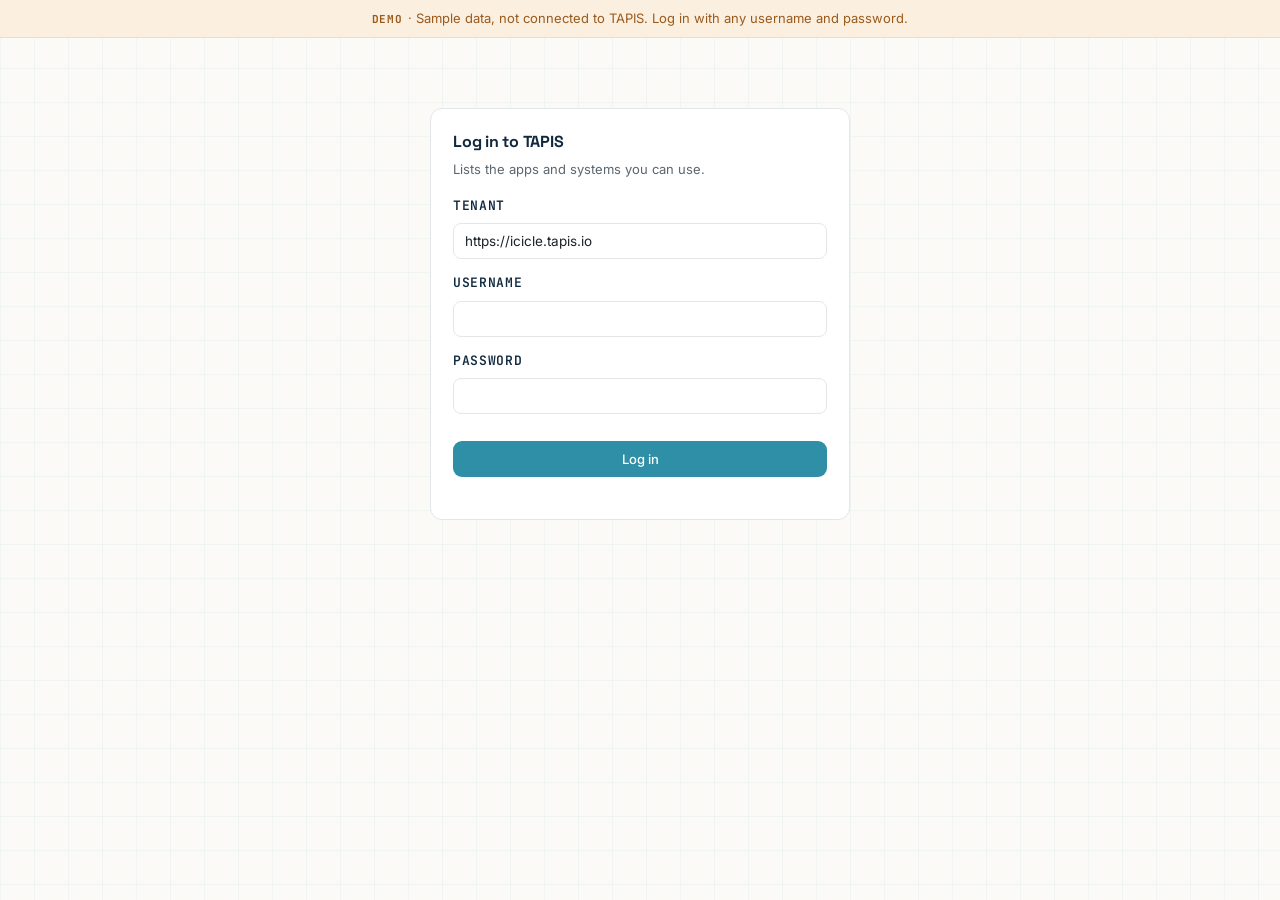
<file: DEMO/ui/profiling.html>
<!doctype html>
<html lang="en">
<head>
<meta charset="utf-8">
<meta name="viewport" content="width=device-width,initial-scale=1">
<title>Demo: Profiling &mdash; iScheduler</title>
<link rel="preconnect" href="https://fonts.googleapis.com">
<link rel="preconnect" href="https://fonts.gstatic.com" crossorigin>
<link href="https://fonts.googleapis.com/css2?family=Space+Grotesk:wght@400;500;600;700&family=Inter:wght@400;500;600&family=JetBrains+Mono:wght@400;500&display=swap" rel="stylesheet">
<style>
:root{
  --navy:#11293F; --navy-900:#0A1C2D; --teal:#2E8FA6; --teal-400:#46A9BF; --teal-700:#236F82;
  --teal-50:#E6F1F4; --orange:#D4842F; --orange-50:#FBEFE0; --orange-700:#9A5A1C;
  --ink:#19222B; --muted:#5B6670; --paper:#FBFAF7; --line:#E4E7E9;
  --panel:#0C1E30; --panel-line:#1F3A52; --r:12px;
  --ok:#2E7D5B; --ok-50:#E5F2EC;
  --grid:rgba(46,143,166,.05);
  --grid-d:rgba(127,199,214,.07);
}
*{box-sizing:border-box;margin:0;padding:0}
html{scroll-behavior:smooth}
body{font-family:"Inter",system-ui,sans-serif;color:var(--ink);line-height:1.65;-webkit-font-smoothing:antialiased;
  background:
    linear-gradient(var(--grid) 1px,transparent 1px) 0 0/34px 34px,
    linear-gradient(90deg,var(--grid) 1px,transparent 1px) 0 0/34px 34px,
    var(--paper);}
h1,h2,h3,h4,.wm{font-family:"Space Grotesk",sans-serif;letter-spacing:-0.015em}
.mono{font-family:"JetBrains Mono",monospace}
a{color:inherit;text-decoration:none}
.wrap{max-width:1080px;margin:0 auto;padding:0 24px}
.eyebrow{display:inline-flex;align-items:center;gap:9px;font-family:"JetBrains Mono",monospace;font-size:12px;font-weight:500;letter-spacing:.08em;text-transform:uppercase;color:var(--teal-700)}
.eyebrow:before{content:"";width:22px;height:2px;background:var(--orange);display:inline-block}

/* nav */
nav{position:sticky;top:0;z-index:20;background:rgba(251,250,247,.82);backdrop-filter:blur(10px);border-bottom:1px solid var(--line)}
.nav-in{display:flex;align-items:center;justify-content:space-between;gap:16px;min-height:62px;flex-wrap:wrap;padding:8px 0}
.wm{font-weight:700;font-size:18px;color:var(--navy);display:flex;align-items:center;gap:9px}
.dot{width:9px;height:9px;border-radius:50%;background:var(--orange);box-shadow:0 0 0 4px var(--orange-50)}
.nav-links{display:flex;flex-wrap:wrap;gap:17px;row-gap:4px;justify-content:center;font-size:14px;font-weight:500;color:var(--muted)}
.nav-links a{position:relative;padding:4px 0}
.nav-links a:hover,.nav-links a[aria-current="page"]{color:var(--navy)}
.nav-links a[aria-current="page"]{font-weight:600}
.nav-links a[aria-current="page"]:after{content:"";position:absolute;left:0;right:0;bottom:-2px;height:2px;background:var(--teal)}
.nav-cta{font-size:13px;font-weight:600;color:#fff;background:var(--navy);padding:9px 16px;border-radius:8px}
.nav-cta:hover{background:var(--navy-900)}
@media(max-width:820px){.nav-links{gap:14px;font-size:13px}.nav-cta{display:none}}

/* dark banners share texture + orbit motif */
.hero,.page-head{background:var(--navy);color:#fff;position:relative;overflow:hidden}
.hero:before,.page-head:before{content:"";position:absolute;inset:0;
  background:linear-gradient(var(--grid-d) 1px,transparent 1px) 0 0/34px 34px,
             linear-gradient(90deg,var(--grid-d) 1px,transparent 1px) 0 0/34px 34px;
  -webkit-mask:radial-gradient(120% 120% at 70% 0%,#000,transparent 75%);mask:radial-gradient(120% 120% at 70% 0%,#000,transparent 75%)}
.hero:after,.page-head:after{content:"";position:absolute;right:-160px;top:-160px;width:480px;height:480px;border-radius:50%;
  border:1px solid var(--panel-line);
  box-shadow:0 0 0 60px transparent, inset 0 0 0 60px transparent;}

.hero{padding:80px 0 90px}
.hero-grid{display:grid;grid-template-columns:1.05fr .95fr;gap:48px;align-items:center;position:relative;z-index:1}
.hero h1{font-size:48px;line-height:1.05;font-weight:600;margin:18px 0 18px}
.hero p.lead{font-size:17px;color:#C0D0DC;max-width:38ch}
.hero .eyebrow,.page-head .eyebrow{color:#8CD0DE}
.hero-actions{display:flex;gap:12px;margin-top:30px;flex-wrap:wrap}
@media(max-width:860px){.hero-grid{grid-template-columns:1fr;gap:32px}.hero h1{font-size:35px}}

.page-head{padding:54px 0 50px}
.page-head .wrap{position:relative;z-index:1}
.page-head h1{font-size:38px;font-weight:600;margin:12px 0 8px}
.page-head p{color:#C0D0DC;max-width:60ch}

@media(prefers-reduced-motion:no-preference){
  .hero-grid>*,.page-head .wrap>*{opacity:0;animation:rise .7s cubic-bezier(.2,.7,.3,1) forwards}
  .hero-grid>*:nth-child(2){animation-delay:.12s}
  .page-head .wrap>*:nth-child(2){animation-delay:.06s}
  .page-head .wrap>*:nth-child(3){animation-delay:.12s}
}
@keyframes rise{from{opacity:0;transform:translateY(16px)}to{opacity:1;transform:none}}

/* buttons */
.btn{font-size:14px;font-weight:600;padding:12px 20px;border-radius:9px;border:1px solid transparent;cursor:pointer;font-family:inherit;display:inline-block;transition:transform .12s,background .15s,border-color .15s}
.btn:active{transform:translateY(1px)}
.btn-teal{background:var(--teal);color:#fff}.btn-teal:hover{background:var(--teal-700)}
.btn-navy{background:var(--navy);color:#fff}.btn-navy:hover{background:var(--navy-900)}
.btn-ghost{background:transparent;color:#fff;border-color:var(--panel-line)}.btn-ghost:hover{border-color:#8CD0DE}
.btn-outline{background:#fff;color:var(--navy);border-color:var(--line)}.btn-outline:hover{border-color:var(--navy)}
.btn-sm{padding:7px 13px;font-size:13px;border-radius:7px}

/* console */
.console{background:var(--panel);border:1px solid var(--panel-line);border-radius:14px;overflow:hidden;font-size:13px;box-shadow:0 24px 60px -30px rgba(0,0,0,.6);position:relative}
.console-bar{display:flex;align-items:center;gap:7px;padding:12px 15px;border-bottom:1px solid var(--panel-line);background:rgba(255,255,255,.02)}
.console-bar i{width:10px;height:10px;border-radius:50%;background:#34506b}
.console-bar i:first-child{background:#c2772e}.console-bar i:nth-child(2){background:#3f6a52}.console-bar i:nth-child(3){background:#2e6072}
.console-bar span{margin-left:8px;color:#7C92A8;font-size:12px;font-family:"JetBrains Mono",monospace}
.console pre{padding:18px 20px;color:#CBD8E4;overflow-x:auto;line-height:1.75;font-family:"JetBrains Mono",monospace}
.console pre:after{content:"▋";color:var(--teal-400)}
@media(prefers-reduced-motion:no-preference){.console pre:after{animation:blink 1.1s step-end infinite}}
@keyframes blink{50%{opacity:0}}
.console .k{color:#8CD0DE}.console .s{color:#E6AE70}.console .m{color:#fff;font-weight:500}.console .c{color:#6E839A}

/* sections */
section{padding:70px 0}
.sec-head{max-width:62ch;margin-bottom:36px}
.sec-head h2{font-size:32px;font-weight:600;color:var(--navy);margin:14px 0 10px}
.sec-head p{color:var(--muted);font-size:16px}
.bg-white{background:#fff;border-top:1px solid var(--line);border-bottom:1px solid var(--line)}

/* cluster chips */
.chips{display:flex;flex-wrap:wrap;gap:9px;margin-top:30px}
.chip{font-family:"JetBrains Mono",monospace;font-size:12px;color:#A9BFCF;border:1px solid var(--panel-line);border-radius:7px;padding:6px 11px}
.chip b{color:#fff;font-weight:500}

/* loop */
.loop{display:grid;grid-template-columns:repeat(5,1fr);border:1px solid var(--line);border-radius:var(--r);overflow:hidden;background:#fff;position:relative}
.loop .step{padding:24px 18px;border-right:1px solid var(--line);position:relative}
.loop .step:last-child{border-right:none}
.loop .num{font-family:"JetBrains Mono",monospace;font-size:12px;color:var(--teal-700);font-weight:500;display:flex;align-items:center;gap:7px}
.loop .num:before{content:"";width:7px;height:7px;border-radius:50%;background:var(--teal)}
@media(prefers-reduced-motion:no-preference){
  .loop .num:before{animation:pulse 2.4s ease-in-out infinite}
  .loop .step:nth-child(2) .num:before{animation-delay:.4s}
  .loop .step:nth-child(3) .num:before{animation-delay:.8s}
  .loop .step:nth-child(4) .num:before{animation-delay:1.2s}
  .loop .step:nth-child(5) .num:before{animation-delay:1.6s}
}
@keyframes pulse{0%,100%{box-shadow:0 0 0 0 rgba(46,143,166,.5)}50%{box-shadow:0 0 0 5px rgba(46,143,166,0)}}
.loop .step h4{font-size:15px;color:var(--navy);margin:9px 0 5px}
.loop .step p{font-size:13px;color:var(--muted);line-height:1.5}
@media(max-width:760px){.loop{grid-template-columns:1fr 1fr}.loop .step{border-bottom:1px solid var(--line)}}

/* cards */
.grid{display:grid;grid-template-columns:repeat(3,1fr);gap:18px}
@media(max-width:860px){.grid{grid-template-columns:1fr 1fr}}
@media(max-width:560px){.grid{grid-template-columns:1fr}}
.card{background:#fff;border:1px solid var(--line);border-radius:var(--r);padding:24px;position:relative;overflow:hidden;transition:border-color .15s,transform .15s,box-shadow .15s}
.card:before{content:"";position:absolute;top:0;left:0;right:0;height:3px;background:var(--line)}
.card:has(.tag-user):before{background:var(--teal)}
.card:has(.tag-admin):before{background:var(--orange)}
.card:hover{transform:translateY(-3px);box-shadow:0 20px 40px -28px rgba(17,41,63,.4);border-color:#d4dade}
.tag{display:inline-block;font-family:"JetBrains Mono",monospace;font-size:11px;font-weight:500;letter-spacing:.05em;text-transform:uppercase;padding:3px 10px;border-radius:6px;margin-bottom:14px}
.tag-user{background:var(--teal-50);color:var(--teal-700)}
.tag-admin{background:var(--orange-50);color:var(--orange-700)}
.card h3{font-size:18px;font-weight:600;color:var(--navy);margin-bottom:7px}
.card p{font-size:14px;color:var(--muted)}
.card code{display:block;font-family:"JetBrains Mono",monospace;font-size:12px;color:var(--ink);background:#F3F5F6;border:1px solid #ECEFF0;border-radius:7px;padding:9px 11px;margin-top:15px}
.card code .v{color:var(--teal-700);font-weight:500}

/* forms */
.form-grid{display:grid;grid-template-columns:1.1fr .9fr;gap:32px;align-items:start}
@media(max-width:820px){.form-grid{grid-template-columns:1fr}}
.panel{background:#fff;border:1px solid var(--line);border-radius:var(--r);padding:28px;box-shadow:0 1px 0 rgba(17,41,63,.02)}
.panel h3{font-size:19px;color:var(--navy);margin-bottom:4px}
.panel .sub{font-size:14px;color:var(--muted);margin-bottom:24px}
.field{margin-bottom:18px}
.field label{display:block;font-size:13px;font-weight:600;color:var(--navy);margin-bottom:7px}
.field .hint{font-weight:400;color:var(--muted);font-size:12px;font-family:"JetBrains Mono",monospace}
input,select{width:100%;font-family:inherit;font-size:14px;color:var(--ink);background:#fff;border:1px solid var(--line);border-radius:9px;padding:11px 13px;transition:border-color .15s,box-shadow .15s}
input:focus,select:focus{outline:none;border-color:var(--teal);box-shadow:0 0 0 3px var(--teal-50)}
.field-row{display:grid;grid-template-columns:1fr 1fr;gap:14px}
.form-actions{display:flex;gap:10px;margin-top:8px;flex-wrap:wrap}

/* result */
.result{background:var(--panel);border:1px solid var(--panel-line);border-radius:var(--r);padding:24px;color:#CBD8E4;box-shadow:0 24px 60px -34px rgba(0,0,0,.6)}
.result.empty{background:#fff;border:1px dashed #cfd6da;color:var(--muted);text-align:center;padding:44px 24px;box-shadow:none}
.result h4{color:#fff;font-size:13px;margin-bottom:16px;font-weight:500;font-family:"JetBrains Mono",monospace;letter-spacing:.04em;text-transform:uppercase}
.result .kv{display:flex;justify-content:space-between;padding:10px 0;border-bottom:1px solid var(--panel-line);font-family:"JetBrains Mono",monospace;font-size:13px}
.result .kv:last-child{border-bottom:none}
.result .kv span:first-child{color:#7C92A8}
.result .kv span:last-child{color:#fff;font-weight:500}
.result .kv .teal{color:#8CD0DE}

/* tables */
.table{width:100%;background:#fff;border:1px solid var(--line);border-radius:var(--r);border-collapse:separate;border-spacing:0;overflow:hidden}
.table th{text-align:left;font-family:"JetBrains Mono",monospace;font-size:11px;letter-spacing:.05em;text-transform:uppercase;color:var(--muted);font-weight:500;padding:14px 18px;border-bottom:1px solid var(--line);background:#FCFCFB}
.table td{padding:15px 18px;font-size:14px;border-top:1px solid #F0F2F3}
.table tr:first-child td{border-top:none}
.table tbody tr:hover{background:#FCFDFD}
.table .mono{font-size:13px;font-family:"JetBrains Mono",monospace}
.pill{display:inline-flex;align-items:center;gap:6px;font-family:"JetBrains Mono",monospace;font-size:12px;font-weight:500;padding:4px 11px;border-radius:7px}
.pill:before{content:"";width:6px;height:6px;border-radius:50%;background:currentColor}
.pill-queued{background:var(--orange-50);color:var(--orange-700)}
.pill-running{background:var(--teal-50);color:var(--teal-700)}
.pill-complete{background:var(--ok-50);color:var(--ok)}
.empty-state{background:#fff;border:1px dashed #cfd6da;border-radius:var(--r);padding:54px 24px;text-align:center;color:var(--muted)}
.empty-state a{color:var(--teal-700);font-weight:600}

/* api */
.api{background:#fff;border:1px solid var(--line);border-radius:var(--r);overflow:hidden}
.api-group{border-bottom:1px solid var(--line)}.api-group:last-child{border-bottom:none}
.api-group h4{font-family:"JetBrains Mono",monospace;font-size:12px;letter-spacing:.05em;text-transform:uppercase;color:var(--muted);font-weight:500;padding:18px 22px 9px;background:#FCFCFB}
.row{display:flex;align-items:center;gap:14px;padding:10px 22px;font-family:"JetBrains Mono",monospace;font-size:13px;border-top:1px solid #F0F2F3;transition:background .12s}
.row:hover{background:#FCFDFD}
.verb{font-weight:500;min-width:54px;text-align:center;padding:3px 0;border-radius:6px;font-size:11px}
.get{background:var(--teal-50);color:var(--teal-700)}.post{background:var(--orange-50);color:var(--orange-700)}
.put{background:#EEEAF6;color:#5A4B8A}.del{background:#FBE9E9;color:#A23A3A}
.path{color:var(--ink)}.row .desc{color:var(--muted);font-family:"Inter",sans-serif;font-size:13px;margin-left:auto;text-align:right}
@media(max-width:640px){.row .desc{display:none}}

/* toast */
.toast{position:fixed;bottom:24px;left:50%;transform:translateX(-50%) translateY(80px);background:var(--navy-900);color:#fff;padding:13px 22px;border-radius:9px;font-size:14px;font-weight:500;opacity:0;transition:transform .3s,opacity .3s;z-index:50;box-shadow:0 18px 40px -18px rgba(0,0,0,.5);border:1px solid var(--panel-line)}
.toast.show{transform:translateX(-50%) translateY(0);opacity:1}

/* footer */
footer{background:var(--navy-900);color:#9DB0C2;padding:50px 0;font-size:13px;margin-top:0;position:relative;overflow:hidden}
footer:before{content:"";position:absolute;inset:0;background:linear-gradient(var(--grid-d) 1px,transparent 1px) 0 0/34px 34px,linear-gradient(90deg,var(--grid-d) 1px,transparent 1px) 0 0/34px 34px;opacity:.5}
.foot-grid{display:flex;justify-content:space-between;flex-wrap:wrap;gap:20px;position:relative;z-index:1}
footer strong{color:#fff;font-weight:600;font-family:"Space Grotesk",sans-serif}
footer a:hover{color:#fff}

/* reveal */
.reveal{opacity:0;transform:translateY(16px);transition:opacity .6s ease,transform .6s ease}
.reveal.in{opacity:1;transform:none}
@media(prefers-reduced-motion:reduce){*{transition:none!important;scroll-behavior:auto}.reveal{opacity:1;transform:none}.orbit{animation:none}}
:focus-visible{outline:2px solid var(--teal);outline-offset:2px}
[hidden]{display:none!important}
section.main{padding-bottom:90px}

/* clickable loop steps */
a.step{color:inherit;text-decoration:none;transition:background .12s}
a.step:hover{background:#FCFDFD}
a.step .more{font-family:"JetBrains Mono",monospace;font-size:11px;color:var(--teal-700);margin-top:10px;display:inline-flex;align-items:center;gap:5px}
a.step:hover .more{gap:9px}

/* checklist */
.checklist{list-style:none;margin:0;padding:0}
.checklist li{display:flex;align-items:center;gap:12px;padding:13px 0;border-bottom:1px solid var(--line);font-size:14px;color:var(--ink)}
.checklist li:last-child{border-bottom:none}
.checklist .ok{width:20px;height:20px;border-radius:50%;background:var(--ok-50);color:var(--ok);display:inline-flex;align-items:center;justify-content:center;font-size:12px;font-weight:600;flex:0 0 auto}
.checklist .ok:before{content:"\2713"}

/* stage prev/next */
.stage-nav{display:flex;justify-content:space-between;gap:14px;margin-top:38px}
.stage-nav a{flex:1;border:1px solid var(--line);border-radius:var(--r);padding:16px 18px;background:#fff;transition:border-color .15s,transform .12s}
.stage-nav a:hover{border-color:var(--teal);transform:translateY(-2px)}
.stage-nav .lbl{font-family:"JetBrains Mono",monospace;font-size:11px;color:var(--muted);text-transform:uppercase;letter-spacing:.05em}
.stage-nav .nm{font-family:"Space Grotesk",sans-serif;font-weight:600;color:var(--navy);margin-top:3px}
.stage-nav .next{text-align:right}

/* mini metrics */
.metrics{display:grid;grid-template-columns:repeat(3,1fr);gap:14px}
@media(max-width:560px){.metrics{grid-template-columns:1fr}}
.metric{background:#fff;border:1px solid var(--line);border-radius:var(--r);padding:20px}
.metric .v{font-family:"Space Grotesk",sans-serif;font-size:26px;font-weight:600;color:var(--navy)}
.metric .l{font-size:13px;color:var(--muted);margin-top:4px}
.two-col{display:grid;grid-template-columns:1.05fr .95fr;gap:32px;align-items:start}
@media(max-width:820px){.two-col{grid-template-columns:1fr}}
.note{font-size:14px;color:var(--muted);margin-top:16px}
.endpoint{margin-top:22px}
.endpoint .row{border:1px solid var(--line);border-radius:9px}

/* secondary component name under a plain title */
.comp{font-family:"JetBrains Mono",monospace;font-size:12px;color:var(--muted);margin:-2px 0 10px}
.api-actions{margin-bottom:22px}
#swagger{margin-top:8px}
#swagger .information-container{display:none}

/* audience ability lists */
.checklist.two{display:grid;grid-template-columns:1fr 1fr;gap:0 28px}
@media(max-width:640px){.checklist.two{grid-template-columns:1fr}}
.cta-row{margin-top:22px}
a.card{display:block}

/* submit stepper */
.steps{display:flex;border:1px solid var(--line);border-radius:var(--r);overflow:hidden;background:#fff;margin-bottom:26px}
.steps .s{flex:1;padding:15px 16px;border-right:1px solid var(--line);display:flex;gap:10px;align-items:center}
.steps .s:last-child{border-right:none}
.steps .s .n{width:24px;height:24px;border-radius:50%;border:1px solid var(--line);display:flex;align-items:center;justify-content:center;font-family:"JetBrains Mono",monospace;font-size:12px;color:var(--muted);flex:0 0 auto}
.steps .s .t{font-family:"Space Grotesk",sans-serif;font-size:14px;color:var(--muted)}
.steps .s.active .n{background:var(--teal);border-color:var(--teal);color:#fff}
.steps .s.active .t{color:var(--navy);font-weight:600}
.steps .s.done .n{background:var(--teal-50);border-color:var(--teal);color:var(--teal-700)}
.steps .s.done .t{color:var(--navy)}
@media(max-width:640px){.steps .s .t{display:none}}
.step-actions{display:flex;justify-content:space-between;margin-top:24px}
tr.selectable{cursor:pointer}
tr.selectable.sel{background:var(--teal-50)}
.badge{font-family:"JetBrains Mono",monospace;font-size:11px;padding:2px 8px;border-radius:6px;margin-left:8px}
.badge-fast{background:var(--teal-50);color:var(--teal-700)}
.badge-cheap{background:var(--orange-50);color:var(--orange-700)}

/* clickable steps + estimate checkboxes */
.steps .s{cursor:pointer}
.steps .s:hover .t{color:var(--navy)}
.checkgrid{display:grid;grid-template-columns:1fr 1fr;gap:10px 18px;margin:4px 0 20px}
@media(max-width:640px){.checkgrid{grid-template-columns:1fr}}
.checkitem{display:flex;align-items:center;gap:11px;padding:11px 13px;border:1px solid var(--line);border-radius:9px;font-size:14px;cursor:pointer}
.checkitem:hover{border-color:var(--teal)}
.checkitem input{width:auto;margin:0}
.checkitem b{font-family:"JetBrains Mono",monospace;font-size:11px;color:var(--teal-700);text-transform:uppercase}
.checkitem .meta{margin-left:auto;font-family:"JetBrains Mono",monospace;font-size:12px;color:var(--muted)}
.muted-hint{color:var(--muted);font-size:14px;margin:4px 0}

</style>
<style>
.wrap-p{max-width:1180px;margin:0 auto;padding:0 28px}
.pgrid{display:grid;grid-template-columns:1fr 380px;gap:26px;align-items:start}
@media(max-width:980px){.pgrid{grid-template-columns:1fr}}
.pgrid>*{min-width:0}
.atbl{overflow-x:auto}
.ahead,.arow{min-width:420px}
@media(max-width:560px){.wrap-p{padding:0 16px}}

.card2{background:#fff;border:1px solid var(--line);border-radius:var(--r);
  padding:20px 22px;margin-bottom:16px}
.card2 h3{font-size:16px;color:var(--navy);margin-bottom:3px}
.card2 .sub{font-size:13px;color:var(--muted);margin-bottom:15px;line-height:1.6}
.lbl{font-family:"JetBrains Mono",monospace;font-size:10.5px;letter-spacing:.05em;
  text-transform:uppercase;color:var(--muted);margin-bottom:5px;display:block}
select,input.ti{font-family:inherit;font-size:13.5px;padding:9px 11px;
  border:1px solid var(--line);border-radius:8px;background:#fff;color:var(--ink);
  width:100%;box-sizing:border-box}
select:focus,input.ti:focus{outline:none;border-color:var(--teal)}
.field{margin-bottom:13px}.field:last-child{margin-bottom:0}
.two{display:grid;grid-template-columns:1fr 1fr;gap:13px}
@media(max-width:560px){.two{grid-template-columns:1fr}}

.tabbar{display:flex;gap:2px;border-bottom:1px solid var(--line);margin-bottom:14px}
.tabx{font-size:13px;font-weight:500;padding:8px 14px;border:none;background:none;
  color:var(--muted);cursor:pointer;font-family:inherit;border-bottom:2px solid transparent;
  margin-bottom:-1px}
.tabx[aria-selected="true"]{color:var(--navy);border-bottom-color:var(--teal);font-weight:600}
.tabx .b{display:inline-block;min-width:18px;padding:0 5px;margin-left:6px;border-radius:9px;
  background:#EFF1F2;color:var(--muted);font-size:11px;font-family:"JetBrains Mono",monospace}
.tabx[aria-selected="true"] .b{background:var(--teal-50);color:var(--teal-700)}

.applist{border:1px solid var(--line);border-radius:9px;overflow:hidden}
.appitem{display:flex;align-items:center;gap:12px;padding:13px 15px;cursor:pointer;
  border-bottom:1px solid #F0F2F3;background:none;border-left:none;border-right:none;
  border-top:none;width:100%;text-align:left;font-family:inherit}
.appitem:last-child{border-bottom:none}
.appitem:hover{background:#FCFDFD}
.appitem[aria-current="true"]{background:var(--teal-50);box-shadow:inset 3px 0 0 var(--teal)}
.appitem .ic{width:34px;height:34px;border-radius:8px;flex:none;display:flex;
  align-items:center;justify-content:center;font-family:"JetBrains Mono",monospace;
  font-size:11px;font-weight:600;background:var(--navy);color:#fff}
.appitem .an{font-weight:600;font-size:14px;color:var(--navy)}
.appitem .am{font-family:"JetBrains Mono",monospace;font-size:11.5px;color:var(--muted);
  margin-top:1px}
.appitem .ar{margin-left:auto;text-align:right}
.rt{font-family:"JetBrains Mono",monospace;font-size:10px;letter-spacing:.04em;
  text-transform:uppercase;padding:2px 7px;border-radius:4px}
.rt.sing{background:var(--teal-50);color:var(--teal-700)}
.rt.dock{background:#EAF0F6;color:#3D6A96}
.pill{font-family:"JetBrains Mono",monospace;font-size:10px;padding:2px 8px;
  border-radius:10px;letter-spacing:.03em}
.pill.done{background:var(--ok-50);color:var(--ok)}
.pill.none{background:var(--orange-50);color:var(--orange-700)}

.jsel{margin-top:13px}
.jobrow{display:flex;gap:11px;align-items:center;padding:9px 0;
  border-bottom:1px solid #F0F2F3;font-size:13px}
.jobrow:last-child{border-bottom:none}
.jobrow code{font-family:"JetBrains Mono",monospace;font-size:11.5px;color:var(--teal-700)}
.jobrow .jm{margin-left:auto;font-family:"JetBrains Mono",monospace;font-size:11px;
  color:var(--muted)}

.ep{border:1px solid var(--line);border-radius:9px;padding:14px 16px;background:#FCFCFB;
  margin-bottom:14px}
.ep .eprow{display:flex;align-items:center;gap:10px;font-size:13px;margin-bottom:7px}
.ep .eprow:last-child{margin-bottom:0}
.ep .eplbl{font-family:"JetBrains Mono",monospace;font-size:10.5px;text-transform:uppercase;
  letter-spacing:.04em;color:var(--muted);min-width:96px}
.ep code{font-family:"JetBrains Mono",monospace;font-size:12px;color:var(--ink);
  background:#F0F2F3;padding:2px 7px;border-radius:5px;word-break:break-all}
.ok{color:var(--ok)}.warn{color:var(--orange-700)}

/* parsed arg table with per-arg mode */
.atbl{border:1px solid var(--line);border-radius:9px;overflow:hidden}
.ahead,.arow{display:grid;grid-template-columns:150px 118px 1fr;gap:0;align-items:stretch}
.ahead{background:#FCFCFB;border-bottom:1px solid var(--line)}
.ahead div{font-family:"JetBrains Mono",monospace;font-size:10px;letter-spacing:.05em;
  text-transform:uppercase;color:var(--muted);padding:9px 12px}
.arow{border-bottom:1px solid #F0F2F3}.arow:last-child{border-bottom:none}
.arow>div{padding:9px 12px;display:flex;flex-direction:column;justify-content:center}
.arow .aname{font-weight:600;font-size:13px;color:var(--navy)}
.arow .aflag{font-family:"JetBrains Mono",monospace;font-size:11px;color:var(--muted)}
.modesel{font-family:"JetBrains Mono",monospace;font-size:11px;padding:5px 7px;
  border:1px solid var(--line);border-radius:6px;background:#fff;color:var(--ink);width:100%}
.valin{font-family:"JetBrains Mono",monospace;font-size:12px;padding:6px 9px;
  border:1px solid var(--line);border-radius:6px;width:100%;box-sizing:border-box}
.valin:focus,.modesel:focus{outline:none;border-color:var(--teal)}
.vhint{font-size:10.5px;color:var(--muted);margin-top:3px;font-family:"JetBrains Mono",monospace}

.note{font-size:12.5px;color:var(--muted);line-height:1.6;margin-top:10px}
.empty{text-align:center;color:var(--muted);padding:40px 20px;border:1px dashed #cfd6da;
  border-radius:9px;font-size:13.5px}

/* budget panel reused */
.budget{background:var(--panel);border:1px solid var(--panel-line);border-radius:var(--r);
  padding:22px;color:#CBD8E4;position:sticky;top:20px}
.budget h4{color:#fff;font-size:12px;margin-bottom:14px;font-weight:500;
  font-family:"JetBrains Mono",monospace;letter-spacing:.04em;text-transform:uppercase}
.big{font-family:"Space Grotesk",sans-serif;font-size:34px;font-weight:600;color:#fff;line-height:1.1}
.big.warn{color:#E8A857}.big.bad{color:#E4776B}
.blab{font-size:12px;color:#7C92A8;margin:2px 0 16px}
.budget .kv{display:flex;justify-content:space-between;padding:8px 0;
  border-bottom:1px solid var(--panel-line);font-family:"JetBrains Mono",monospace;font-size:12px}
.budget .kv:last-of-type{border-bottom:none}
.budget .kv span:first-child{color:#7C92A8}.budget .kv span:last-child{color:#fff;font-weight:500}
.budget .kv .t{color:#8CD0DE}
.formula{font-family:"JetBrains Mono",monospace;font-size:11px;color:#7C92A8;
  background:rgba(0,0,0,.25);border-radius:7px;padding:10px 12px;margin:12px 0;line-height:1.6;
  word-break:break-word}
.formula b{color:#8CD0DE}
.alarm{border-left:3px solid #E4776B;background:rgba(228,119,107,.1);padding:10px 12px;
  border-radius:0 7px 7px 0;font-size:12px;color:#F0C9C4;margin-top:12px}
.hwt{display:flex;align-items:center;gap:9px;padding:8px 0;border-bottom:1px solid var(--panel-line);
  cursor:pointer;font-size:12px}
.hwt:last-child{border-bottom:none}
.hwt input{width:14px;height:14px;accent-color:var(--teal-400);flex:none}
.hwt .n{color:#fff}.hwt .g{margin-left:auto;font-family:"JetBrains Mono",monospace;
  font-size:10.5px;color:#8CD0DE}
.btnx{font-family:inherit;font-size:13px;font-weight:500;padding:10px 16px;border-radius:9px;
  border:none;background:var(--teal);color:#fff;cursor:pointer;width:100%;margin-top:14px}
.btnx:hover{background:var(--teal-700)}
.btnx:disabled{background:#7C92A8;cursor:not-allowed}
.who{display:flex;align-items:center;gap:10px;font-size:12px;color:var(--muted)}
.who[hidden]{display:none}
.login{max-width:420px;margin:0 auto}
.loginerr{font-size:12.5px;color:#A23A3A;margin-top:10px;min-height:1em}
.budget select{width:100%}
.budget .lbl{color:#9DB3C6}
.budget .two{align-items:end}
.budget .two select,.budget .two input.ti{height:38px}
.launchmsg{font-size:12px;color:#F0C9C4;margin-top:10px;min-height:1em;line-height:1.5}
.launchmsg.ok{color:#8CD0DE}
.stage[hidden]{display:none!important}
.steps{position:relative}
.ghostx{background:transparent;border:1px solid var(--panel-line);color:#CBD8E4;margin-top:8px}
.ghostx:hover{background:rgba(255,255,255,.04);border-color:#8CD0DE}
.intro{background:transparent;border-style:dashed}
.three{display:grid;grid-template-columns:repeat(3,1fr);gap:13px;margin-bottom:12px}
@media(max-width:640px){.three{grid-template-columns:1fr}}
.sweephead{display:flex;flex-wrap:wrap;align-items:center;gap:10px;margin-bottom:14px}
.sweephead .spacer{flex:1}
.swname{max-width:240px;font-weight:600;color:var(--navy)}
.syshead{display:flex;flex-wrap:wrap;align-items:baseline;gap:8px 12px;margin-bottom:8px}
.syshead h3{margin:0}
.scroll{overflow-x:auto;max-width:100%}
.table td.num,.table th.num{text-align:right}
.qt th,.qt td{padding:10px 12px;white-space:nowrap;vertical-align:middle}
.qt td:first-child{white-space:normal;min-width:140px}
.qt .lim{white-space:normal;font-family:"JetBrains Mono",monospace;font-size:11.5px;color:var(--muted);min-width:170px}
.qt .lim span{display:inline-block;margin-right:10px}
.qt .c{text-align:center;max-width:120px;overflow:hidden;text-overflow:ellipsis}
.qt input[type=checkbox]{width:18px;height:18px;accent-color:var(--teal)}
.qt .qc{width:76px}
.confirmrow{display:flex;gap:10px;align-items:center;font-size:14px;margin-top:6px;cursor:pointer}
.confirmrow input{width:auto}
.tlink{color:var(--teal-700);font-weight:600}
.budget .kv .t{max-width:170px;overflow:hidden;text-overflow:ellipsis;white-space:nowrap}


/* ---- one-page profiling: tabs, plan, jobs, data ------------------------ */
.tabs4{display:flex;flex-wrap:wrap;gap:4px;background:#fff;border:1px solid var(--line);border-radius:var(--r);
  padding:5px;margin-bottom:20px;position:sticky;top:8px;z-index:10;box-shadow:0 8px 20px -16px rgba(17,41,63,.35)}
.t4{flex:1 1 150px;display:flex;align-items:center;justify-content:center;gap:9px;font-family:"Space Grotesk",sans-serif;
  font-size:14.5px;font-weight:500;color:var(--muted);background:none;border:none;border-radius:8px;padding:11px 12px;cursor:pointer}
.t4:hover{color:var(--navy);background:#F6F8F9}
.t4[aria-selected="true"]{background:var(--navy);color:#fff}
.t4 .k{width:22px;height:22px;border-radius:50%;border:1px solid currentColor;display:inline-flex;align-items:center;
  justify-content:center;font-family:"JetBrains Mono",monospace;font-size:11px;opacity:.75}
.bdg{font-family:"JetBrains Mono",monospace;font-size:11px;font-weight:600;min-width:20px;padding:1px 7px;border-radius:10px;
  background:var(--teal-50);color:var(--teal-700)}
.t4[aria-selected="true"] .bdg{background:var(--teal);color:#fff}
.bdg.live:not(.zero){background:var(--orange-50);color:var(--orange-700)}
.t4[aria-selected="true"] .bdg.live:not(.zero){background:var(--orange);color:#fff}
.bdg.zero{opacity:.55}
.panel4[hidden]{display:none!important}
.chead{display:flex;flex-wrap:wrap;align-items:center;gap:8px 12px;margin-bottom:12px}
.chead h3{margin:0}
.chead .spacer{flex:1}
.applist.compact .appitem{padding:10px 14px}
.three{display:grid;grid-template-columns:repeat(3,1fr);gap:13px;margin-bottom:12px}
@media(max-width:640px){.three{grid-template-columns:1fr}.three .field[style]{grid-column:auto!important}}
.swname{max-width:220px;font-weight:600;color:var(--navy)}
.syshead{display:flex;flex-wrap:wrap;align-items:baseline;gap:6px 10px;margin:14px 0 8px}
.syshead:first-child{margin-top:0}
.syshead b{font-family:"Space Grotesk",sans-serif;font-size:15px;color:var(--navy)}
.qrow{display:grid;grid-template-columns:24px minmax(130px,1fr) minmax(160px,2fr) 84px;gap:8px 12px;align-items:center;
  padding:9px 12px;border:1px solid var(--line);border-radius:9px;margin-bottom:6px;cursor:pointer;background:#fff}
.qrow:hover{border-color:#c7d3d8}
.qrow.on{border-color:var(--teal);background:var(--teal-50)}
.qrow input[type=checkbox]{width:18px;height:18px;accent-color:var(--teal);margin:0}
.qrow .qn{font-weight:600;color:var(--navy);font-size:14px}
.qrow .qn .am{display:block;font-weight:400}
.qrow .lim{font-family:"JetBrains Mono",monospace;font-size:11px;color:var(--muted);line-height:1.6}
.qrow .lim span{display:inline-block;margin-right:10px}
.qrow .qc{width:84px}
.qrow.cfgrow{grid-template-columns:24px minmax(130px,1fr) minmax(160px,2fr) auto;cursor:default}
.qrow.cfgrow>label{cursor:pointer}
.qtog{font:inherit;font-size:12px;font-weight:600;color:var(--teal-700);background:#fff;border:1px solid var(--line);border-radius:7px;
  padding:6px 10px;cursor:pointer;white-space:nowrap}
.qtog:hover{border-color:var(--teal)}
.qtog .ch{display:inline-block;margin-left:4px;transition:transform .15s}
.qtog[aria-expanded="true"] .ch{transform:rotate(180deg)}
.qcfg{grid-column:1 / -1;border-top:1px dashed #cfdde2;padding-top:10px;margin-top:2px}
.cfgh,.cfgr{display:grid;grid-template-columns:28px repeat(3,minmax(90px,1fr)) 64px;gap:8px;align-items:start}
.cfgh{font-family:"JetBrains Mono",monospace;font-size:9.5px;letter-spacing:.04em;text-transform:uppercase;color:var(--muted);margin-bottom:4px}
.cfgr{margin-bottom:6px}
.cfgr .ix{font-family:"JetBrains Mono",monospace;font-size:11px;color:var(--muted);padding-top:8px}
.cfgr input{width:100%;font-family:"JetBrains Mono",monospace;font-size:12px;padding:6px 8px;border:1px solid var(--line);border-radius:6px;background:#fff}
.cfgr input.auto{color:var(--muted)}
.cfgr .hint{display:block;font-family:"JetBrains Mono",monospace;font-size:10px;color:var(--muted);margin-top:3px;line-height:1.4}
.cfgr .rowbtn{font:inherit;font-size:12px;font-weight:600;background:none;border:none;cursor:pointer;padding:8px 0 0;color:#A23A3A;text-align:left}
.cfgadd{font:inherit;font-size:12.5px;font-weight:600;color:var(--teal-700);background:none;border:1px dashed var(--teal);border-radius:7px;padding:6px 12px;cursor:pointer;margin-top:2px}
.cfgnote{font-size:12px;color:var(--muted);margin:6px 0 0}
@media(max-width:640px){.qrow.cfgrow{grid-template-columns:24px 1fr auto}
  .cfgh{display:none}.cfgr{grid-template-columns:22px 1fr 1fr;row-gap:4px}.cfgr .ix{grid-row:1 / span 2}
  .cfgr>div:nth-child(4){grid-column:2}.cfgr .rowbtn{grid-column:3;grid-row:2}}
.qrow .qc input{width:100%;font-family:"JetBrains Mono",monospace;font-size:12px;padding:6px 8px;border:1px solid var(--line);border-radius:6px}
@media(max-width:640px){.qrow{grid-template-columns:24px 1fr 76px}.qrow .lim{grid-column:2 / -1;grid-row:2}}
.ghostx{background:transparent;border:1px solid var(--panel-line);color:#CBD8E4;margin-top:10px}
.ghostx:hover:not(:disabled){background:rgba(255,255,255,.05);border-color:#8CD0DE}
.ghostx:disabled{background:transparent;color:#5d738a;border-color:var(--panel-line)}
.budget h4 .t{float:right;color:#8CD0DE;text-transform:none;letter-spacing:0}
.planlist{display:flex;flex-direction:column;gap:8px;max-height:340px;overflow:auto}
.pitem{border:1px solid var(--panel-line);border-radius:9px;padding:10px 12px;font-size:12.5px}
.pitem .pt{display:flex;gap:8px;align-items:baseline;justify-content:space-between}
.pitem b{color:#fff;font-weight:600}
.pitem .pm{font-family:"JetBrains Mono",monospace;font-size:11px;color:#7C92A8;margin-top:3px;line-height:1.5}
.pitem .pa{display:flex;gap:12px;margin-top:6px}
.pitem button{font:inherit;font-size:11.5px;background:none;border:none;color:#8CD0DE;cursor:pointer;padding:0}
.pitem button.rm{color:#E4A39B}
.planempty{font-size:12.5px;color:#7C92A8;border:1px dashed var(--panel-line);border-radius:9px;padding:14px;text-align:center}
.launchmsg{font-size:12px;color:#F0C9C4;margin-top:8px;min-height:1em;line-height:1.5}
.launchmsg.ok{color:#8CD0DE}
.confirmrow{display:flex;gap:10px;align-items:center;font-size:14px;margin:4px 0 14px;cursor:pointer}
.confirmrow input{width:auto}
.actions{display:flex;flex-wrap:wrap;gap:12px;align-items:center}
.metrics4{display:grid;grid-template-columns:repeat(4,1fr);gap:12px;margin-bottom:16px}
@media(max-width:760px){.metrics4{grid-template-columns:1fr 1fr}}
.mt{background:#fff;border:1px solid var(--line);border-radius:var(--r);padding:16px 18px;min-width:0}
.mt .v{font-family:"Space Grotesk",sans-serif;font-size:26px;font-weight:600;color:var(--navy);line-height:1.15;font-variant-numeric:tabular-nums}
.mt .l{font-family:"JetBrains Mono",monospace;font-size:10.5px;letter-spacing:.05em;text-transform:uppercase;color:var(--muted);margin-top:4px}
.scroll{overflow-x:auto;border:1px solid var(--line);border-radius:9px;max-width:100%}
.scroll.tall{max-height:560px}
.dt{width:100%;border-collapse:collapse;font-size:12.5px;font-variant-numeric:tabular-nums}
.dt th{text-align:left;font-family:"JetBrains Mono",monospace;font-size:10px;letter-spacing:.05em;text-transform:uppercase;
  color:var(--muted);font-weight:500;padding:9px 12px;background:#FCFCFB;border-bottom:1px solid var(--line);white-space:nowrap;position:sticky;top:0;z-index:1}
.dt td{padding:8px 12px;border-top:1px solid #F0F2F3;white-space:nowrap;vertical-align:middle}
.dt tr:first-child td{border-top:none}
.dt .num{text-align:right;font-family:"JetBrains Mono",monospace}
.dt .wt{color:var(--teal-700);font-weight:600}
.dt .err{color:#A23A3A;font-size:11.5px;white-space:normal;max-width:260px;margin-top:3px}
.dt .uuid{font-family:"JetBrains Mono",monospace;font-size:11px;color:var(--muted)}
.dt .sortb{font:inherit;color:inherit;letter-spacing:inherit;text-transform:inherit;background:none;border:none;padding:0;cursor:pointer}
.dt .sortb:hover{color:var(--navy)}
.dt .rowbtn{font:inherit;font-size:12px;font-weight:600;background:none;border:none;cursor:pointer;padding:0;color:var(--teal-700)}
.dt .rowbtn.danger{color:#A23A3A}
.dt tr.sel td{background:var(--teal-50)}
.prog{display:flex;height:7px;border-radius:4px;overflow:hidden;background:#EFF1F2;min-width:90px}
.prog i{display:block;height:100%}
.prog .f{background:var(--ok)}.prog .x{background:#C9564B}.prog .r{background:#CFE3E8}
.st{font-family:"JetBrains Mono",monospace;font-size:10px;padding:2px 8px;border-radius:10px;letter-spacing:.03em;white-space:nowrap}
.st.done{background:var(--ok-50);color:var(--ok)}.st.run{background:var(--teal-50);color:var(--teal-700)}
.st.warn{background:var(--orange-50);color:var(--orange-700)}.st.bad{background:#FBE9E9;color:#A23A3A}
.st.wait{background:#EFF1F2;color:var(--muted)}
.fsel{width:auto;min-width:130px;font-size:12.5px;padding:7px 10px}
.updated{font-family:"JetBrains Mono",monospace;font-size:11px;color:var(--muted)}
.more{font-size:12.5px;color:var(--muted);margin-top:10px;display:flex;gap:12px;align-items:center}
.linkbtn{font-family:inherit;font-size:13px;font-weight:600;color:var(--teal-700);background:none;border:none;cursor:pointer;padding:0}
.dlbtn{font-family:inherit;font-size:12.5px;font-weight:600;padding:7px 13px;border-radius:7px;border:1px solid var(--line);
  background:#fff;color:var(--navy);cursor:pointer}
.dlbtn:hover{border-color:var(--navy)}
.chips{display:flex;flex-wrap:wrap;gap:8px}
.achip{display:flex;align-items:center;gap:10px;padding:8px 14px 8px 8px;border:1px solid var(--line);border-radius:10px;
  background:#fff;cursor:pointer;font-family:inherit;text-align:left}
.achip:hover{border-color:#c7d3d8}
.achip[aria-pressed="true"]{border-color:var(--teal);background:var(--teal-50);box-shadow:inset 0 0 0 1px var(--teal)}
.achip .ic{width:30px;height:30px;border-radius:7px;display:flex;align-items:center;justify-content:center;
  font-family:"JetBrains Mono",monospace;font-size:10.5px;font-weight:600;background:var(--navy);color:#fff}
.achip .an{font-weight:600;font-size:13.5px;color:var(--navy);display:block}
.achip .am{font-family:"JetBrains Mono",monospace;font-size:11px;color:var(--muted)}
.chipbar{display:flex;flex-wrap:wrap;gap:8px;margin-bottom:12px;align-items:center}
.fchip{font-family:"JetBrains Mono",monospace;font-size:11.5px;padding:5px 11px;border-radius:7px;border:1px solid var(--line);
  background:#fff;color:var(--muted);cursor:pointer}
.fchip[aria-pressed="true"]{border-color:var(--teal);background:var(--teal-50);color:var(--teal-700)}
.fchip b{font-weight:600;margin-left:4px}
.dgrid{display:grid;grid-template-columns:1fr 1fr;gap:16px}
.dgrid>*{min-width:0}
@media(max-width:860px){.dgrid{grid-template-columns:1fr}}
.ptables{display:grid;grid-template-columns:repeat(auto-fill,minmax(230px,1fr));gap:14px}
.ptables h4{font-family:"JetBrains Mono",monospace;font-size:11px;letter-spacing:.05em;text-transform:uppercase;color:var(--teal-700);margin:0 0 6px}
.toast{z-index:60}
.pgrid>*{min-width:0}
.bsteps{display:grid;grid-template-columns:repeat(3,minmax(0,1fr));gap:14px}
@media(max-width:980px){.bsteps{grid-template-columns:1fr}}
.bstep{border:1px solid var(--line);border-radius:10px;padding:14px 16px;min-width:0;background:#fff}
.bstep h4{display:flex;align-items:center;gap:9px;margin:0 0 8px;font-family:"Space Grotesk",sans-serif;font-size:15px;color:var(--navy)}
.bn{width:22px;height:22px;border-radius:50%;background:var(--navy);color:#fff;display:inline-flex;align-items:center;justify-content:center;
  font-family:"JetBrains Mono",monospace;font-size:11px}
.bhelp{font-size:12.5px;color:var(--muted);margin:0 0 10px;line-height:1.5}
.bsw{display:grid;grid-template-columns:20px minmax(0,1fr) auto;gap:4px 10px;align-items:center;padding:8px 10px;border:1px solid var(--line);
  border-radius:8px;margin-bottom:6px;cursor:pointer;font-size:13px}
.bsw.on{border-color:var(--teal);background:var(--teal-50)}
.bsw input{width:16px;height:16px;margin:0;accent-color:var(--teal)}
.bsw b{color:var(--navy);font-weight:600;overflow-wrap:anywhere}
.bsw .am{grid-column:2 / -1;font-family:"JetBrains Mono",monospace;font-size:11px;color:var(--muted);overflow-wrap:anywhere}
.cov{display:grid;grid-template-columns:repeat(3,1fr);gap:8px;margin-bottom:10px}
.cov>div{border:1px solid var(--line);border-radius:8px;padding:8px 10px}
.cov .v{font-family:"Space Grotesk",sans-serif;font-size:20px;font-weight:600;color:var(--navy)}
.cov .l{font-family:"JetBrains Mono",monospace;font-size:10px;text-transform:uppercase;letter-spacing:.05em;color:var(--muted)}
.cov>.ok{border-color:#BFDCCB;background:var(--ok-50)}.cov>.no{border-color:#F0C9C4;background:#FBE9E9}
.blist{font-size:12.5px;line-height:1.55;margin:6px 0;color:var(--ink)}
.blist code{font-family:"JetBrains Mono",monospace;font-size:11px;background:#F3F5F6;padding:1px 5px;border-radius:4px;overflow-wrap:anywhere}
.bprob{color:#A23A3A;font-size:12.5px;margin:6px 0}
.bdest{display:grid;grid-template-columns:1fr;gap:8px;margin-bottom:10px}
.brun{border-top:1px solid var(--line);margin-top:14px;padding-top:12px;font-size:12.5px}
.brun .scroll{margin-top:8px}
.brun .bt{display:flex;flex-wrap:wrap;gap:6px 10px;align-items:center}
.bsteprow{display:flex;flex-wrap:wrap;gap:4px;margin:8px 0}
.bsteprow span{font-family:"JetBrains Mono",monospace;font-size:10px;padding:2px 7px;border-radius:9px;background:#EFF1F2;color:var(--muted)}
.bsteprow .done{background:var(--ok-50);color:var(--ok)}.bsteprow .running{background:var(--teal-50);color:var(--teal-700)}
.bsteprow .failed{background:#FBE9E9;color:#A23A3A}
.best{border:1px solid #BFDCCB;background:var(--ok-50);border-radius:8px;padding:8px 10px;margin:8px 0;line-height:1.5}
.help{display:inline-flex;align-items:center;justify-content:center;width:18px;height:18px;border-radius:50%;margin-left:6px;
  border:1px solid #b9c7cd;background:#fff;color:var(--teal-700);font:600 11px/1 "Space Grotesk",sans-serif;cursor:pointer;vertical-align:middle;padding:0;flex:none}
.help:hover,.help[aria-expanded="true"]{background:var(--teal);border-color:var(--teal);color:#fff}
.helppop{position:fixed;z-index:80;max-width:min(360px,calc(100vw - 32px));background:#fff;border:1px solid var(--line);border-radius:10px;
  box-shadow:0 14px 36px -12px rgba(17,41,63,.35);padding:12px 14px;font-size:13px;line-height:1.55;color:var(--ink)}
.helppop p{margin:0 0 8px}.helppop p:last-child{margin:0}.helppop b{color:var(--navy)}
.helppop code{font-family:"JetBrains Mono",monospace;font-size:11px;background:#F3F5F6;padding:1px 4px;border-radius:4px}
.bready{font-size:12.5px;margin:8px 0 4px;line-height:1.5}
.bready.ok{color:var(--ok)}.bready.no{color:#A23A3A}
.bdet summary{cursor:pointer;font-size:12.5px;color:var(--teal-700);font-weight:600;margin:4px 0}
.bdet[open] summary{margin-bottom:8px}
.bopts{display:flex;flex-direction:column;gap:6px}
.bopt{display:grid;grid-template-columns:18px 1fr;gap:2px 8px;align-items:start;font-size:13px;cursor:pointer;padding:7px 9px;border:1px solid var(--line);border-radius:8px}
.bopt.on{border-color:var(--teal);background:var(--teal-50)}
.bopt input{margin:2px 0 0;width:15px;height:15px;accent-color:var(--teal)}
.bopt b{color:var(--navy);font-weight:600}.bopt .am{grid-column:2;font-size:11.5px;color:var(--muted)}
.bsub2{display:flex;align-items:center;font-family:"JetBrains Mono",monospace;font-size:10.5px;text-transform:uppercase;letter-spacing:.05em;color:var(--muted);margin:12px 0 6px}
.bmhead{margin:18px 0 0}
.bwhere{font-size:12px;color:var(--muted)}
.badv{margin-top:8px;padding-left:14px;border-left:2px solid var(--teal-50)}
.bnote{font-size:12px;color:var(--muted);margin:4px 0 0;line-height:1.5}
.fromapp{display:grid;grid-template-columns:120px 1fr;gap:6px 14px;margin:8px 0 0;font-size:12.5px}
.fromapp dt{font-family:"JetBrains Mono",monospace;font-size:10.5px;text-transform:uppercase;letter-spacing:.05em;color:var(--teal-700);padding-top:2px}
.fromapp dd{margin:0;color:var(--ink);overflow-wrap:anywhere}
@media(max-width:640px){.fromapp{grid-template-columns:1fr}.fromapp dd{margin-bottom:6px}}
.appmeta .appfrom{width:100%}
.movedet{margin:4px 0 14px;border:1px dashed var(--line);border-radius:9px;padding:8px 12px}
.stabs{display:grid;grid-template-columns:repeat(3,1fr);gap:8px;margin:18px 0 10px}
.st{display:flex;flex-direction:column;align-items:flex-start;gap:2px;text-align:left;padding:12px 16px;border-radius:var(--r);
  border:1px solid var(--line);background:#fff;cursor:pointer;font-family:inherit;color:var(--muted)}
.st b{font-family:"Space Grotesk",sans-serif;font-size:17px;font-weight:600;color:var(--navy)}
.st span{font-size:12.5px}
.st:hover{border-color:#c7d3d8}
.st[aria-selected="true"]{background:var(--navy);border-color:var(--navy);color:#cfd9e3}
.st[aria-selected="true"] b{color:#fff}
@media(max-width:640px){.stabs{gap:6px}.st{padding:10px}.st b{font-size:14px}.st span{display:none}}
.tabs4[hidden]{display:none!important}
.syshead .acct{display:flex;align-items:center;gap:6px;margin-left:auto}
.syshead .acct label{font-family:"JetBrains Mono",monospace;font-size:10px;text-transform:uppercase;letter-spacing:.05em;color:var(--muted)}
.syshead .acct input{width:150px;font-family:"JetBrains Mono",monospace;font-size:12px;padding:5px 8px;border:1px solid var(--line);border-radius:6px}
@media(max-width:640px){.syshead .acct{margin-left:0;width:100%}.syshead .acct input{flex:1}}
.erow{display:grid;grid-template-columns:24px minmax(120px,1fr) minmax(140px,2fr) 90px;gap:8px 12px;align-items:center;
  padding:9px 12px;border:1px solid var(--line);border-radius:9px;margin-bottom:6px;background:#fff}
.erow.on{border-color:var(--teal);background:var(--teal-50)}
.erow .qn{font-weight:600;color:var(--navy);font-size:14px}
.erow .lim{font-family:"JetBrains Mono",monospace;font-size:11px;color:var(--muted);line-height:1.6}
.erow .lim span{display:inline-block;margin-right:10px}
.erow input[type=checkbox]{width:18px;height:18px;accent-color:var(--teal);margin:0}
.erow input[type=number]{width:100%;font-family:"JetBrains Mono",monospace;font-size:12px;padding:6px 8px;border:1px solid var(--line);border-radius:6px}
@media(max-width:640px){.erow{grid-template-columns:24px 1fr 80px}.erow .lim{grid-column:2 / -1;grid-row:2}}
.mpick{display:flex;flex-direction:column;gap:6px;margin-top:8px}
.mopt{display:grid;grid-template-columns:18px 1fr auto;gap:2px 10px;align-items:center;padding:8px 10px;border:1px solid var(--line);border-radius:8px;cursor:pointer;font-size:13px}
.mopt.on{border-color:var(--teal);background:var(--teal-50)}
.mopt input{margin:0;accent-color:var(--teal)}
.mopt b{color:var(--navy)}.mopt .am{grid-column:2 / -1;font-size:11.5px;color:var(--muted)}
.mopt .sc{font-family:"JetBrains Mono",monospace;font-size:11.5px;color:var(--teal-700);text-align:right}
#sweepTable td:first-child{white-space:normal;word-break:break-word;min-width:170px;max-width:240px}
#sweepTable td:nth-child(5){white-space:normal;min-width:110px;max-width:180px}
#jobsTable td:nth-child(2){white-space:normal;word-break:break-word;max-width:190px}
#jobsTable td:nth-child(3){white-space:normal;word-break:break-all;max-width:190px}
#doneTable td:first-child,#doneTable td:nth-child(3){white-space:normal;word-break:break-all}
.appsel{width:100%;font-size:15px;font-weight:500;color:var(--navy);padding:11px 12px}
.appmeta{display:flex;flex-wrap:wrap;gap:6px 18px;margin-top:10px;font-family:"JetBrains Mono",monospace;font-size:11.5px;color:var(--muted)}
.appmeta b{font-weight:500;text-transform:uppercase;letter-spacing:.05em;font-size:10px;color:var(--teal-700);margin-right:4px}
.appmeta span{min-width:0;word-break:break-all}
.qrow .qcl{display:block;font-family:"JetBrains Mono",monospace;font-size:9.5px;letter-spacing:.04em;text-transform:uppercase;color:var(--muted);margin-bottom:3px}
</style>

<style>
.demo-bar{background:var(--orange-50);color:var(--orange-700);font-size:13px;text-align:center;
  padding:8px 16px;border-bottom:1px solid #F1DCC2}
.demo-bar b{font-family:"JetBrains Mono",monospace;font-size:11px;letter-spacing:.06em;
  text-transform:uppercase;margin-right:2px}
</style>
<script>
window.__HARP_SYSTEMS__ = {
  "generated": "2026-10-07T18:39:23",
  "tenant": "icicleai",
  "unlimited_sentinel": 2147483647,
  "mergePolicy": "Same host -> one system. Identical queue across definitions appears once with sourceSystems listing origins. Differing limits -> variants named <queue>@<sourceId>; hpcQueueName keeps the real SLURM name.",
  "note": "maxNodeCount:0 / maxMinutes:0 = not collected, not zero. maxMemoryMB:2147483647 = unlimited sentinel.",
  "system_count": 3,
  "systems": [
    {
      "tenant": "icicleai",
      "id": "ascend",
      "description": "System for running jobs on ascend",
      "systemType": "LINUX",
      "owner": "skhuvis",
      "host": "ascend.osc.edu",
      "enabled": true,
      "effectiveUserId": "swathivm",
      "defaultAuthnMethod": "PKI_KEYS",
      "rootDir": "/",
      "port": 22,
      "useProxy": false,
      "proxyPort": -1,
      "canExec": true,
      "canRunBatch": true,
      "enableCmdPrefix": true,
      "allowChildren": false,
      "jobRuntimes": [
        {
          "runtimeType": "SINGULARITY"
        }
      ],
      "jobWorkingDir": "/fs/scratch/PAS2271",
      "jobMaxJobs": 2147483647,
      "jobMaxJobsPerUser": 2147483647,
      "batchScheduler": "SLURM",
      "batchDefaultLogicalQueue": "batch",
      "uuid": "0c7026c6-6ac6-4dd4-bf7b-82ffa5af8dcb",
      "deleted": false,
      "created": "2024-10-29T20:35:54.816240Z",
      "updated": "2026-06-29T19:33:38.607753Z",
      "hasCredentials": false,
      "isPublic": true,
      "isDynamicEffectiveUser": true,
      "mergedFrom": [
        "ascend-static",
        "ascend-tapis"
      ],
      "batchLogicalQueues": [
        {
          "name": "batch",
          "hpcQueueName": "batch",
          "maxJobs": 0,
          "maxJobsPerUser": 0,
          "minNodeCount": 0,
          "maxNodeCount": 0,
          "minCoresPerNode": 1,
          "maxCoresPerNode": 96,
          "minMemoryMB": 0,
          "maxMemoryMB": 2147483647,
          "minMinutes": 0,
          "maxMinutes": 10080,
          "sourceSystems": [
            "ascend-tapis"
          ]
        },
        {
          "name": "cpuonly",
          "hpcQueueName": "cpuonly",
          "maxJobs": 0,
          "maxJobsPerUser": 0,
          "minNodeCount": 0,
          "maxNodeCount": 4,
          "minCoresPerNode": 1,
          "maxCoresPerNode": 84,
          "minMemoryMB": 0,
          "maxMemoryMB": 900816,
          "minMinutes": 0,
          "maxMinutes": 5760,
          "sourceSystems": [
            "ascend-tapis"
          ]
        },
        {
          "name": "debug",
          "hpcQueueName": "debug",
          "maxJobs": 0,
          "maxJobsPerUser": 0,
          "minNodeCount": 0,
          "maxNodeCount": 2,
          "minCoresPerNode": 1,
          "maxCoresPerNode": 96,
          "minMemoryMB": 0,
          "maxMemoryMB": 2147483647,
          "minMinutes": 0,
          "maxMinutes": 60,
          "sourceSystems": [
            "ascend-tapis"
          ]
        },
        {
          "name": "debug-nextgen",
          "hpcQueueName": "debug-nextgen",
          "maxJobs": 0,
          "maxJobsPerUser": 0,
          "minNodeCount": 0,
          "maxNodeCount": 2,
          "minCoresPerNode": 1,
          "maxCoresPerNode": 120,
          "minMemoryMB": 0,
          "maxMemoryMB": 483240,
          "minMinutes": 0,
          "maxMinutes": 60,
          "sourceSystems": [
            "ascend-tapis"
          ]
        },
        {
          "name": "debug-quad",
          "hpcQueueName": "debug-quad",
          "maxJobs": 0,
          "maxJobsPerUser": 0,
          "minNodeCount": 0,
          "maxNodeCount": 2,
          "minCoresPerNode": 1,
          "maxCoresPerNode": 88,
          "minMemoryMB": 0,
          "maxMemoryMB": 943712,
          "minMinutes": 0,
          "maxMinutes": 60,
          "sourceSystems": [
            "ascend-tapis"
          ]
        },
        {
          "name": "gpu",
          "hpcQueueName": "gpu",
          "maxJobs": 0,
          "maxJobsPerUser": 0,
          "minNodeCount": 0,
          "maxNodeCount": 4,
          "minCoresPerNode": 1,
          "maxCoresPerNode": 88,
          "minMemoryMB": 0,
          "maxMemoryMB": 943712,
          "minMinutes": 0,
          "maxMinutes": 10080,
          "sourceSystems": [
            "ascend-tapis"
          ]
        },
        {
          "name": "nextgen@ascend-static",
          "hpcQueueName": "nextgen",
          "maxJobs": 2147483647,
          "maxJobsPerUser": 2147483647,
          "minNodeCount": 0,
          "maxNodeCount": 4,
          "minCoresPerNode": 1,
          "maxCoresPerNode": 14,
          "minMemoryMB": 0,
          "maxMemoryMB": 71994,
          "minMinutes": 0,
          "maxMinutes": 500,
          "variantOf": "nextgen",
          "sourceSystems": [
            "ascend-static"
          ]
        },
        {
          "name": "nextgen@ascend-tapis",
          "hpcQueueName": "nextgen",
          "maxJobs": 0,
          "maxJobsPerUser": 0,
          "minNodeCount": 0,
          "maxNodeCount": 16,
          "minCoresPerNode": 1,
          "maxCoresPerNode": 120,
          "minMemoryMB": 0,
          "maxMemoryMB": 483240,
          "minMinutes": 0,
          "maxMinutes": 10080,
          "variantOf": "nextgen",
          "sourceSystems": [
            "ascend-tapis"
          ]
        },
        {
          "name": "preemptible",
          "hpcQueueName": "preemptible",
          "maxJobs": 0,
          "maxJobsPerUser": 0,
          "minNodeCount": 0,
          "maxNodeCount": 4,
          "minCoresPerNode": 1,
          "maxCoresPerNode": 96,
          "minMemoryMB": 0,
          "maxMemoryMB": 2147483647,
          "minMinutes": 0,
          "maxMinutes": 1440,
          "sourceSystems": [
            "ascend-tapis"
          ]
        },
        {
          "name": "preemptible-nextgen",
          "hpcQueueName": "preemptible-nextgen",
          "maxJobs": 0,
          "maxJobsPerUser": 0,
          "minNodeCount": 0,
          "maxNodeCount": 4,
          "minCoresPerNode": 1,
          "maxCoresPerNode": 120,
          "minMemoryMB": 0,
          "maxMemoryMB": 483240,
          "minMinutes": 0,
          "maxMinutes": 1440,
          "sourceSystems": [
            "ascend-tapis"
          ]
        },
        {
          "name": "preemptible-quad",
          "hpcQueueName": "preemptible-quad",
          "maxJobs": 0,
          "maxJobsPerUser": 0,
          "minNodeCount": 0,
          "maxNodeCount": 4,
          "minCoresPerNode": 1,
          "maxCoresPerNode": 88,
          "minMemoryMB": 0,
          "maxMemoryMB": 943712,
          "minMinutes": 0,
          "maxMinutes": 1440,
          "sourceSystems": [
            "ascend-tapis"
          ]
        },
        {
          "name": "quad",
          "hpcQueueName": "quad",
          "maxJobs": 0,
          "maxJobsPerUser": 0,
          "minNodeCount": 0,
          "maxNodeCount": 4,
          "minCoresPerNode": 1,
          "maxCoresPerNode": 88,
          "minMemoryMB": 0,
          "maxMemoryMB": 943712,
          "minMinutes": 0,
          "maxMinutes": 10080,
          "sourceSystems": [
            "ascend-tapis"
          ]
        },
        {
          "name": "quick",
          "hpcQueueName": "quick",
          "maxJobs": 0,
          "maxJobsPerUser": 20,
          "minNodeCount": 0,
          "maxNodeCount": 2,
          "minCoresPerNode": 1,
          "maxCoresPerNode": 120,
          "minMemoryMB": 0,
          "maxMemoryMB": 483240,
          "minMinutes": 0,
          "maxMinutes": 1440,
          "sourceSystems": [
            "ascend-tapis"
          ]
        },
        {
          "name": "systems",
          "hpcQueueName": "systems",
          "maxJobs": 0,
          "maxJobsPerUser": 0,
          "minNodeCount": 0,
          "maxNodeCount": 0,
          "minCoresPerNode": 1,
          "maxCoresPerNode": 125,
          "minMemoryMB": 0,
          "maxMemoryMB": 2147483647,
          "minMinutes": 0,
          "maxMinutes": 0,
          "sourceSystems": [
            "ascend-tapis"
          ]
        }
      ]
    },
    {
      "tenant": "icicleai",
      "id": "cardinal",
      "description": "System for running jobs on cardinal",
      "systemType": "LINUX",
      "owner": "skhuvis",
      "host": "cardinal.osc.edu",
      "enabled": true,
      "effectiveUserId": "swathivm",
      "defaultAuthnMethod": "PKI_KEYS",
      "rootDir": "/",
      "port": 22,
      "useProxy": false,
      "proxyPort": -1,
      "canExec": true,
      "canRunBatch": true,
      "enableCmdPrefix": true,
      "allowChildren": false,
      "jobRuntimes": [
        {
          "runtimeType": "SINGULARITY"
        }
      ],
      "jobWorkingDir": "/fs/scratch/PAS2271",
      "jobMaxJobs": 2147483647,
      "jobMaxJobsPerUser": 2147483647,
      "batchScheduler": "SLURM",
      "batchDefaultLogicalQueue": "batch",
      "uuid": "9da4b44d-3886-4b25-b209-b0fd45e5082b",
      "deleted": false,
      "created": "2024-10-29T20:35:58.130377Z",
      "updated": "2026-06-29T19:33:50.693244Z",
      "hasCredentials": false,
      "isPublic": true,
      "isDynamicEffectiveUser": true,
      "mergedFrom": [
        "cardinal-tapis"
      ],
      "batchLogicalQueues": [
        {
          "name": "batch",
          "hpcQueueName": "batch",
          "maxJobs": 0,
          "maxJobsPerUser": 0,
          "minNodeCount": 0,
          "maxNodeCount": 0,
          "minCoresPerNode": 1,
          "maxCoresPerNode": 104,
          "minMemoryMB": 0,
          "maxMemoryMB": 2147483647,
          "minMinutes": 0,
          "maxMinutes": 10080,
          "sourceSystems": [
            "cardinal-tapis"
          ]
        },
        {
          "name": "cache",
          "hpcQueueName": "cache",
          "maxJobs": 0,
          "maxJobsPerUser": 0,
          "minNodeCount": 0,
          "maxNodeCount": 4,
          "minCoresPerNode": 1,
          "maxCoresPerNode": 96,
          "minMemoryMB": 0,
          "maxMemoryMB": 475776,
          "minMinutes": 0,
          "maxMinutes": 10080,
          "sourceSystems": [
            "cardinal-tapis"
          ]
        },
        {
          "name": "cpu",
          "hpcQueueName": "cpu",
          "maxJobs": 0,
          "maxJobsPerUser": 0,
          "minNodeCount": 0,
          "maxNodeCount": 12,
          "minCoresPerNode": 1,
          "maxCoresPerNode": 96,
          "minMemoryMB": 0,
          "maxMemoryMB": 589824,
          "minMinutes": 0,
          "maxMinutes": 10080,
          "sourceSystems": [
            "cardinal-tapis"
          ]
        },
        {
          "name": "debug",
          "hpcQueueName": "debug",
          "maxJobs": 0,
          "maxJobsPerUser": 0,
          "minNodeCount": 0,
          "maxNodeCount": 2,
          "minCoresPerNode": 1,
          "maxCoresPerNode": 96,
          "minMemoryMB": 0,
          "maxMemoryMB": 1029504,
          "minMinutes": 0,
          "maxMinutes": 60,
          "sourceSystems": [
            "cardinal-tapis"
          ]
        },
        {
          "name": "gpu",
          "hpcQueueName": "gpu",
          "maxJobs": 0,
          "maxJobsPerUser": 0,
          "minNodeCount": 0,
          "maxNodeCount": 12,
          "minCoresPerNode": 1,
          "maxCoresPerNode": 96,
          "minMemoryMB": 0,
          "maxMemoryMB": 884736,
          "minMinutes": 0,
          "maxMinutes": 10080,
          "sourceSystems": [
            "cardinal-tapis"
          ]
        },
        {
          "name": "hugemem",
          "hpcQueueName": "hugemem",
          "maxJobs": 0,
          "maxJobsPerUser": 0,
          "minNodeCount": 0,
          "maxNodeCount": 1,
          "minCoresPerNode": 1,
          "maxCoresPerNode": 96,
          "minMemoryMB": 0,
          "maxMemoryMB": 2025984,
          "minMinutes": 0,
          "maxMinutes": 10080,
          "sourceSystems": [
            "cardinal-tapis"
          ]
        },
        {
          "name": "quick",
          "hpcQueueName": "quick",
          "maxJobs": 0,
          "maxJobsPerUser": 20,
          "minNodeCount": 0,
          "maxNodeCount": 2,
          "minCoresPerNode": 1,
          "maxCoresPerNode": 96,
          "minMemoryMB": 0,
          "maxMemoryMB": 884736,
          "minMinutes": 0,
          "maxMinutes": 1440,
          "sourceSystems": [
            "cardinal-tapis"
          ]
        },
        {
          "name": "systems",
          "hpcQueueName": "systems",
          "maxJobs": 0,
          "maxJobsPerUser": 0,
          "minNodeCount": 0,
          "maxNodeCount": 0,
          "minCoresPerNode": 1,
          "maxCoresPerNode": 104,
          "minMemoryMB": 0,
          "maxMemoryMB": 2147483647,
          "minMinutes": 0,
          "maxMinutes": 0,
          "sourceSystems": [
            "cardinal-tapis"
          ]
        }
      ]
    },
    {
      "tenant": "icicleai",
      "id": "pitzer",
      "description": "System for running jobs on pitzer",
      "systemType": "LINUX",
      "owner": "skhuvis",
      "host": "pitzer.osc.edu",
      "enabled": true,
      "effectiveUserId": "swathivm",
      "defaultAuthnMethod": "PKI_KEYS",
      "rootDir": "/",
      "port": 22,
      "useProxy": false,
      "proxyPort": -1,
      "canExec": true,
      "canRunBatch": true,
      "enableCmdPrefix": true,
      "allowChildren": false,
      "jobRuntimes": [
        {
          "runtimeType": "SINGULARITY"
        }
      ],
      "jobWorkingDir": "/fs/ess/scratch/PZS0710",
      "jobMaxJobs": 2147483647,
      "jobMaxJobsPerUser": 2147483647,
      "batchScheduler": "SLURM",
      "batchDefaultLogicalQueue": "batch",
      "uuid": "458358b0-fd59-43ce-8982-a0ac636db3b0",
      "deleted": false,
      "created": "2024-10-15T21:05:49.521039Z",
      "updated": "2026-06-29T19:34:39.644077Z",
      "hasCredentials": false,
      "isPublic": true,
      "isDynamicEffectiveUser": true,
      "mergedFrom": [
        "pitzer-tapis"
      ],
      "batchLogicalQueues": [
        {
          "name": "batch",
          "hpcQueueName": "batch",
          "maxJobs": 0,
          "maxJobsPerUser": 0,
          "minNodeCount": 0,
          "maxNodeCount": 0,
          "minCoresPerNode": 1,
          "maxCoresPerNode": 45,
          "minMemoryMB": 0,
          "maxMemoryMB": 2147483647,
          "minMinutes": 0,
          "maxMinutes": 10080,
          "sourceSystems": [
            "pitzer-tapis"
          ]
        },
        {
          "name": "condo-peterson-olivucci",
          "hpcQueueName": "condo-peterson-olivucci",
          "maxJobs": 0,
          "maxJobsPerUser": 0,
          "minNodeCount": 0,
          "maxNodeCount": 0,
          "minCoresPerNode": 1,
          "maxCoresPerNode": 40,
          "minMemoryMB": 0,
          "maxMemoryMB": 182240,
          "minMinutes": 0,
          "maxMinutes": 20160,
          "sourceSystems": [
            "pitzer-tapis"
          ]
        },
        {
          "name": "condo-peterson-olivucci-backfill",
          "hpcQueueName": "condo-peterson-olivucci-backfill",
          "maxJobs": 0,
          "maxJobsPerUser": 0,
          "minNodeCount": 0,
          "maxNodeCount": 0,
          "minCoresPerNode": 1,
          "maxCoresPerNode": 40,
          "minMemoryMB": 0,
          "maxMemoryMB": 182240,
          "minMinutes": 0,
          "maxMinutes": 240,
          "sourceSystems": [
            "pitzer-tapis"
          ]
        },
        {
          "name": "cpu",
          "hpcQueueName": "cpu",
          "maxJobs": 0,
          "maxJobsPerUser": 0,
          "minNodeCount": 0,
          "maxNodeCount": 40,
          "minCoresPerNode": 1,
          "maxCoresPerNode": 40,
          "minMemoryMB": 0,
          "maxMemoryMB": 182240,
          "minMinutes": 0,
          "maxMinutes": 10080,
          "sourceSystems": [
            "pitzer-tapis"
          ]
        },
        {
          "name": "cpu-exp",
          "hpcQueueName": "cpu-exp",
          "maxJobs": 0,
          "maxJobsPerUser": 0,
          "minNodeCount": 0,
          "maxNodeCount": 40,
          "minCoresPerNode": 1,
          "maxCoresPerNode": 48,
          "minMemoryMB": 0,
          "maxMemoryMB": 182256,
          "minMinutes": 0,
          "maxMinutes": 10080,
          "sourceSystems": [
            "pitzer-tapis"
          ]
        },
        {
          "name": "debug",
          "hpcQueueName": "debug",
          "maxJobs": 0,
          "maxJobsPerUser": 0,
          "minNodeCount": 0,
          "maxNodeCount": 2,
          "minCoresPerNode": 1,
          "maxCoresPerNode": 48,
          "minMemoryMB": 0,
          "maxMemoryMB": 2147483647,
          "minMinutes": 0,
          "maxMinutes": 60,
          "sourceSystems": [
            "pitzer-tapis"
          ]
        },
        {
          "name": "debug-cpu",
          "hpcQueueName": "debug-cpu",
          "maxJobs": 0,
          "maxJobsPerUser": 0,
          "minNodeCount": 0,
          "maxNodeCount": 2,
          "minCoresPerNode": 1,
          "maxCoresPerNode": 48,
          "minMemoryMB": 0,
          "maxMemoryMB": 218688,
          "minMinutes": 0,
          "maxMinutes": 60,
          "sourceSystems": [
            "pitzer-tapis"
          ]
        },
        {
          "name": "debug-exp",
          "hpcQueueName": "debug-exp",
          "maxJobs": 0,
          "maxJobsPerUser": 0,
          "minNodeCount": 0,
          "maxNodeCount": 2,
          "minCoresPerNode": 1,
          "maxCoresPerNode": 48,
          "minMemoryMB": 0,
          "maxMemoryMB": 182256,
          "minMinutes": 0,
          "maxMinutes": 60,
          "sourceSystems": [
            "pitzer-tapis"
          ]
        },
        {
          "name": "gpu",
          "hpcQueueName": "gpu",
          "maxJobs": 0,
          "maxJobsPerUser": 0,
          "minNodeCount": 0,
          "maxNodeCount": 10,
          "minCoresPerNode": 1,
          "maxCoresPerNode": 40,
          "minMemoryMB": 0,
          "maxMemoryMB": 371680,
          "minMinutes": 0,
          "maxMinutes": 10080,
          "sourceSystems": [
            "pitzer-tapis"
          ]
        },
        {
          "name": "gpu-exp",
          "hpcQueueName": "gpu-exp",
          "maxJobs": 0,
          "maxJobsPerUser": 0,
          "minNodeCount": 0,
          "maxNodeCount": 10,
          "minCoresPerNode": 1,
          "maxCoresPerNode": 48,
          "minMemoryMB": 0,
          "maxMemoryMB": 371712,
          "minMinutes": 0,
          "maxMinutes": 10080,
          "sourceSystems": [
            "pitzer-tapis"
          ]
        },
        {
          "name": "gpu-quad",
          "hpcQueueName": "gpu-quad",
          "maxJobs": 0,
          "maxJobsPerUser": 0,
          "minNodeCount": 0,
          "maxNodeCount": 2,
          "minCoresPerNode": 1,
          "maxCoresPerNode": 48,
          "minMemoryMB": 0,
          "maxMemoryMB": 761856,
          "minMinutes": 0,
          "maxMinutes": 10080,
          "sourceSystems": [
            "pitzer-tapis"
          ]
        },
        {
          "name": "gpubackfill",
          "hpcQueueName": "gpubackfill",
          "maxJobs": 0,
          "maxJobsPerUser": 0,
          "minNodeCount": 0,
          "maxNodeCount": 10,
          "minCoresPerNode": 1,
          "maxCoresPerNode": 40,
          "minMemoryMB": 0,
          "maxMemoryMB": 371680,
          "minMinutes": 0,
          "maxMinutes": 240,
          "sourceSystems": [
            "pitzer-tapis"
          ]
        },
        {
          "name": "gpubackfill-exp",
          "hpcQueueName": "gpubackfill-exp",
          "maxJobs": 0,
          "maxJobsPerUser": 0,
          "minNodeCount": 0,
          "maxNodeCount": 10,
          "minCoresPerNode": 1,
          "maxCoresPerNode": 48,
          "minMemoryMB": 0,
          "maxMemoryMB": 371712,
          "minMinutes": 0,
          "maxMinutes": 240,
          "sourceSystems": [
            "pitzer-tapis"
          ]
        },
        {
          "name": "gpubackfill-quad",
          "hpcQueueName": "gpubackfill-quad",
          "maxJobs": 0,
          "maxJobsPerUser": 0,
          "minNodeCount": 0,
          "maxNodeCount": 2,
          "minCoresPerNode": 1,
          "maxCoresPerNode": 48,
          "minMemoryMB": 0,
          "maxMemoryMB": 761856,
          "minMinutes": 0,
          "maxMinutes": 240,
          "sourceSystems": [
            "pitzer-tapis"
          ]
        },
        {
          "name": "gpudebug",
          "hpcQueueName": "gpudebug",
          "maxJobs": 0,
          "maxJobsPerUser": 0,
          "minNodeCount": 0,
          "maxNodeCount": 2,
          "minCoresPerNode": 1,
          "maxCoresPerNode": 40,
          "minMemoryMB": 0,
          "maxMemoryMB": 371680,
          "minMinutes": 0,
          "maxMinutes": 60,
          "sourceSystems": [
            "pitzer-tapis"
          ]
        },
        {
          "name": "gpudebug-exp",
          "hpcQueueName": "gpudebug-exp",
          "maxJobs": 0,
          "maxJobsPerUser": 0,
          "minNodeCount": 0,
          "maxNodeCount": 2,
          "minCoresPerNode": 1,
          "maxCoresPerNode": 48,
          "minMemoryMB": 0,
          "maxMemoryMB": 371712,
          "minMinutes": 0,
          "maxMinutes": 60,
          "sourceSystems": [
            "pitzer-tapis"
          ]
        },
        {
          "name": "gpudebug-quad",
          "hpcQueueName": "gpudebug-quad",
          "maxJobs": 0,
          "maxJobsPerUser": 0,
          "minNodeCount": 0,
          "maxNodeCount": 2,
          "minCoresPerNode": 1,
          "maxCoresPerNode": 48,
          "minMemoryMB": 0,
          "maxMemoryMB": 761856,
          "minMinutes": 0,
          "maxMinutes": 60,
          "sourceSystems": [
            "pitzer-tapis"
          ]
        },
        {
          "name": "hugemem",
          "hpcQueueName": "hugemem",
          "maxJobs": 0,
          "maxJobsPerUser": 0,
          "minNodeCount": 0,
          "maxNodeCount": 1,
          "minCoresPerNode": 1,
          "maxCoresPerNode": 80,
          "minMemoryMB": 0,
          "maxMemoryMB": 3060720,
          "minMinutes": 0,
          "maxMinutes": 10080,
          "sourceSystems": [
            "pitzer-tapis"
          ]
        },
        {
          "name": "largemem",
          "hpcQueueName": "largemem",
          "maxJobs": 0,
          "maxJobsPerUser": 0,
          "minNodeCount": 0,
          "maxNodeCount": 7,
          "minCoresPerNode": 1,
          "maxCoresPerNode": 48,
          "minMemoryMB": 0,
          "maxMemoryMB": 761856,
          "minMinutes": 0,
          "maxMinutes": 10080,
          "sourceSystems": [
            "pitzer-tapis"
          ]
        },
        {
          "name": "longcpu",
          "hpcQueueName": "longcpu",
          "maxJobs": 0,
          "maxJobsPerUser": 0,
          "minNodeCount": 0,
          "maxNodeCount": 1,
          "minCoresPerNode": 1,
          "maxCoresPerNode": 40,
          "minMemoryMB": 0,
          "maxMemoryMB": 182240,
          "minMinutes": 0,
          "maxMinutes": 20160,
          "sourceSystems": [
            "pitzer-tapis"
          ]
        },
        {
          "name": "quick",
          "hpcQueueName": "quick",
          "maxJobs": 0,
          "maxJobsPerUser": 20,
          "minNodeCount": 0,
          "maxNodeCount": 2,
          "minCoresPerNode": 1,
          "maxCoresPerNode": 40,
          "minMemoryMB": 0,
          "maxMemoryMB": 371680,
          "minMinutes": 0,
          "maxMinutes": 1440,
          "sourceSystems": [
            "pitzer-tapis"
          ]
        },
        {
          "name": "systems",
          "hpcQueueName": "systems",
          "maxJobs": 0,
          "maxJobsPerUser": 0,
          "minNodeCount": 0,
          "maxNodeCount": 0,
          "minCoresPerNode": 1,
          "maxCoresPerNode": 45,
          "minMemoryMB": 0,
          "maxMemoryMB": 2147483647,
          "minMinutes": 0,
          "maxMinutes": 0,
          "sourceSystems": [
            "pitzer-tapis"
          ]
        }
      ]
    }
  ]
};
/* Offline demo of the HARP profiling pages.
   Stands in for the HARP server (/api/*) so profiling.html
   can be opened straight from disk. The real pages talk to the HARP server,
   which talks to TAPIS. Built into the demo pages by build_demo.py. */
(function(){
  // ---- sample apps (as TAPIS would list them) ------------------------------
  const harp = (label, entrypoint, command, params) => ({harp:{label, entrypoint, command, params}});
  const APPS = [
    {id:'harp-sweep-euler-swathi', version:'1.0.0', runtime:'SINGULARITY',
     image:'docker://ghcr.io/manikyaswathi/harp-sweep-eulernumber:1.0.0', app_args:[],
     notes: harp('Euler number','calc_e.py','python3 calc_e.py {method} {n} {precision}',[
       {name:'method',arg:'{method}',kind:'string',default:'pow'},
       {name:'n',arg:'{n}',kind:'int',default:'1000'},
       {name:'precision',arg:'{precision}',kind:'int',default:'64'}])},
    {id:'harp-sweep-yolo-swathi', version:'1.0.0', runtime:'SINGULARITY',
     image:'docker://ghcr.io/manikyaswathi/harp-sweep-yolo:1.0.0', app_args:[],
     notes: harp('Ultralytics YOLO','train_yolo.py',
       'python3 train_yolo.py --model {model} --epochs {epochs} --imgsz {imgsz} --batch {batch} --device {device}',[
       {name:'model',arg:'--model',kind:'string',default:'yolo11n'},
       {name:'epochs',arg:'--epochs',kind:'int',default:'1'},
       {name:'imgsz',arg:'--imgsz',kind:'int',default:'640'},
       {name:'batch',arg:'--batch',kind:'int',default:'8'},
       {name:'device',arg:'--device',kind:'string',default:'auto'}])},
    {id:'harp-build-swathi', version:'1.0.0', runtime:'SINGULARITY', image:'docker://ghcr.io/manikyaswathi/harp-build:1.0.0',
     app_args:[], notes:{harp:{label:'HARP build', role:'build'}}},
    {id:'megadetector-batch', version:'5.0', runtime:'DOCKER',
     image:'docker.io/microsoft/megadetector:5.0', notes:{},
     app_args:[{name:'batch',arg:'--batch'},{name:'imgsz',arg:'--imgsz'},{name:'threshold',arg:'--threshold'}]}
  ];

  // ---- sample profiling data (deterministic) --------------------------------
  let seed = 7; const rnd = () => (seed = (seed * 16807) % 2147483647) / 2147483647;
  const jitter = () => 0.92 + rnd() * 0.16;
  const HW = {
    pitzer:   {sys_name:'Linux', sys_tot_cores_count:40, sys_phy_mem_bytes:201326592000, sys_gpu_count:0, sys_gpu_name:'none'},
    cardinal: {sys_name:'Linux', sys_tot_cores_count:96, sys_phy_mem_bytes:1080033280000, sys_gpu_count:4, sys_gpu_name:'NVIDIA H100'}};
  function cartesian(params){
    return Object.entries(params).reduce((acc, [k, vs]) => acc.flatMap(a => vs.map(v => ({...a, [k]: v}))), [{}]);
  }
  // A sweep with its TAPIS jobs (one combination per job), spread over hardware.
  const QUEUE = {pitzer:'cpu', cardinal:'gpu'};
  let uuidN = 4100;
  const HWLABEL = h => h === 'cardinal' ? 'cardinal/gpu · 8 cores · 31 GB · GPU' : `${h}/${QUEUE[h] || 'cpu'} · 4 cores · 16 GB`;
  const tLabel = t => [t.system_id + (t.queue ? '/' + t.queue : ''), t.cores_per_node ? t.cores_per_node + ' cores' : '',
    t.memory_mb ? Math.round(t.memory_mb / 1024) + ' GB' : '', t.container_args ? 'GPU' : ''].filter(Boolean).join(' · ');
  function sweep(name, appId, sets, reps, timeFn, hosts, opts = {}){
    const created = Date.now() - (opts.hoursAgo || 1) * 3600e3;
    const rows = [], jobs = []; let idx = 0;
    for (const [runType, params] of sets) for (const p of cartesian(params)) {
      const host = hosts[idx % hosts.length];
      const job = {name:`${name}-${runType}-${String(idx).padStart(4,'0')}`, system_id:host, target:host, run_type:runType,
                   combinations:1, uuid:null, error:null, submitted_at:null, ended_at:null, status:'FINISHED'};
      const at = mins => new Date(created + mins * 60e3).toISOString();
      if (opts.failEvery && idx % opts.failEvery === opts.failEvery - 1) {
        Object.assign(job, {status:'FAILED', error:'job exceeded maxMinutes (30)'});
      } else if (opts.runningFrom != null && idx >= opts.runningFrom) {
        const k = idx - opts.runningFrom;
        job.status = k < 2 ? 'RUNNING' : k < 3 ? 'QUEUED' : 'NOT_SUBMITTED';
      }
      if (job.status !== 'NOT_SUBMITTED') {
        job.uuid = `${(uuidN++).toString(16)}e1c-7a2b-4c1d-9f00-${String(idx).padStart(12,'0')}-007`;
        job.submitted_at = at(2 + idx * 3);
      }
      if (job.status === 'FINISHED' || job.status === 'FAILED') job.ended_at = at(8 + idx * 3);
      if (job.status === 'FINISHED') for (let r = 0; r < reps; r++) {
        const row = {campaign:name, system:host, hardware:HWLABEL(host), sys_alloc_cores: host === 'cardinal' ? 8 : 4,
                     sys_alloc_mem_mb: host === 'cardinal' ? 32000 : 16000, run_config:`${job.name}.run-${idx}.iteration-${r}`, run_type:runType, ...HW[host]};
        for (const [k, v] of Object.entries(p)) row['run_' + k] = v;
        row.walltime = +(timeFn(p, host) * jitter()).toFixed(5);
        rows.push(row);
      }
      jobs.push(job); idx++;
    }
    const view = {id:name, name, application:appId, app_ids:[appId], created_at:new Date(created).toISOString(),
      repetitions:reps, run_types:[...new Set(sets.map(x => x[0]))], storage:{system_id:'pitzer'}, campaign_dir:`/fs/scratch/PAS2271/swathi/harp_runs/${name}`,
      hardware: hosts.map(h => ({key:h, system_id:h, queue:QUEUE[h], app_id:appId,
        cores_per_node: h === 'cardinal' ? 8 : 4, memory_mb: h === 'cardinal' ? 32000 : 16000, gpu: h === 'cardinal'})),
      events:[{at:new Date(created).toISOString(), message:`created with ${jobs.length} jobs`}]};
    const sw = {view, jobs, rows};
    recount(sw);
    return sw;
  }
  function recount(sw){
    const v = sw.view, counts = {};
    for (const j of sw.jobs) counts[j.status] = (counts[j.status] || 0) + 1;
    const ended = s => ['FINISHED','FAILED','CANCELLED','SUBMIT_FAILED'].includes(s);
    v.job_counts = counts; v.jobs_total = sw.jobs.length;
    v.jobs_done = sw.jobs.filter(j => ended(j.status)).length;
    if (v.status !== 'CANCELLED')
      v.status = v.jobs_done < v.jobs_total ? 'RUNNING' : !sw.rows.length ? 'FAILED' : counts.FINISHED === v.jobs_total ? 'DONE' : 'DONE_WITH_ERRORS';
    v.result = v.status === 'RUNNING' ? null : {rows: sw.rows.length};
    const mv = sw.spec && sw.spec.move_to;   // optional copy with a TAPIS file transfer, a few seconds after the end
    if (v.result && mv) { sw.endedAt = sw.endedAt || Date.now();
      v.result.move = {status: Date.now() - sw.endedAt > 6000 ? 'DONE' : 'COPYING', system_id: mv.system_id,
                       path: `${mv.path.replace(/\/$/, '')}/${v.campaign_dir.split('/').pop()}`, error: null}; }
  }
  const eulerTime = p => (p.method === 'pow' ? 0.002 : 0.02) * Math.pow(p.n / 1000, p.method === 'factorial' ? 1.25 : 0.4) * (1 + p.precision / 512);
  const yoloTime = (p, host) => {
    const size = {yolo11n:1, yolo11s:2.4, yolo11m:5.8}[p.model];
    const gpu = host === 'cardinal' ? 0.08 : 1;
    return 6 + p.epochs * size * Math.pow(p.imgsz / 320, 2) * (16 / p.batch) ** 0.15 * 22 * gpu;
  };
  const SWEEPS = [
    sweep('euler-sd-fs', 'harp-sweep-euler-swathi', [
      ['SD', {method:['pow','factorial'], n:[10,100,1000], precision:[64]}],
      ['FS', {method:['pow','factorial'], n:[10000,50000], precision:[64,256]}],
      ['test_data', {method:['factorial'], n:[20000], precision:[128]}]], 3, eulerTime, ['pitzer'], {failEvery:9, hoursAgo:30}),
    sweep('euler-precision', 'harp-sweep-euler-swathi', [
      ['SD', {method:['pow','factorial'], n:[1000], precision:[32,64,128,256,512]}]], 2, eulerTime, ['pitzer'], {hoursAgo:5}),
    sweep('yolo-cpu-gpu', 'harp-sweep-yolo-swathi', [
      ['SD', {model:['yolo11n','yolo11s'], epochs:[1,2], imgsz:[320,480], batch:[4,8], device:['auto']}],
      ['FS', {model:['yolo11n','yolo11s','yolo11m'], epochs:[5], imgsz:[640], batch:[8,16], device:['auto']}],
      ['test_data', {model:['yolo11s'], epochs:[3], imgsz:[640], batch:[8], device:['auto']}]], 3, yoloTime, ['pitzer','cardinal'], {runningFrom:19, hoursAgo:2})
  ];

  // ---- TAPIS execution systems -------------------------------------------------
  // As TAPIS describes them: system + batchLogicalQueues (LogicalQueue fields).
  const Q = (name, hpc, o) => ({name, hpc_queue:hpc, description:'', default:false, max_jobs:-1, min_nodes:1,
    min_cores:1, min_memory_mb:1, min_minutes:1, ...o});
  // Real TAPIS system definitions (DEMO/ui/systems.json, put in by build_demo.py), turned into what
  // the server's /api/tapis/exec-systems returns. 0 / 2147483647 maxima mean "no limit".
  const lim = v => (typeof v === 'number' && v > 0 && v < 2147483647) ? v : null;
  const SYSTEMS = ((window.__HARP_SYSTEMS__ || {}).systems || []).map(s => ({
    id: s.id, host: s.host, description: s.description || '', system_type: s.systemType, enabled: s.enabled !== false,
    can_exec: !!s.canExec, can_run_batch: !!s.canRunBatch, batch_scheduler: s.batchScheduler,
    runtimes: (s.jobRuntimes || []).map(r => r.runtimeType), default_queue: s.batchDefaultLogicalQueue,
    job_working_dir: s.jobWorkingDir, root_dir: s.rootDir,
    queues: (s.batchLogicalQueues || []).map(q => ({name: q.name, hpc_queue: q.hpcQueueName, description: q.description || '',
      default: q.name === s.batchDefaultLogicalQueue, max_jobs: lim(q.maxJobs), max_jobs_per_user: lim(q.maxJobsPerUser),
      min_nodes: q.minNodeCount, max_nodes: lim(q.maxNodeCount), min_cores: q.minCoresPerNode, max_cores: lim(q.maxCoresPerNode),
      min_memory_mb: q.minMemoryMB, max_memory_mb: lim(q.maxMemoryMB), min_minutes: q.minMinutes, max_minutes: lim(q.maxMinutes)}))}));
  const STORAGE_ONLY = [{id:'osc-project-storage', host:'sftp.osc.edu', description:'OSC project space', system_type:'LINUX', enabled:true, can_exec:false}];
  HW.ascend = {sys_name:'Linux', sys_tot_cores_count:96, sys_phy_mem_bytes:966361088000, sys_gpu_count:0, sys_gpu_name:'none'};
  const HWOF = id => HW[id] || HW.pitzer;

  // A sweep launched from the page: jobs move through TAPIS states over ~a minute.
  function launched(spec, created = Date.now()){
    const name = spec.name, appId = spec.targets[0].app_id;
    const jobs = [], plan = [];
    const combos = cartesian(spec.run_sets[0].parameters);
    let i = 0;
    for (const p of combos) for (const [ti, t] of spec.targets.entries()) {
      jobs.push({name:`${name}-${spec.run_sets[0].run_type}-${String(i).padStart(4,'0')}`, system_id:t.system_id,
        target:'t' + ti, queue:t.queue, cores_per_node:t.cores_per_node, memory_mb:t.memory_mb, run_type:spec.run_sets[0].run_type, combinations:1, status:'NOT_SUBMITTED',
        uuid:null, error:null, submitted_at:null, ended_at:null});
      plan.push({p, t, at: 1500 + i * 1200, run: 6000 + i * 1500, end: 14000 + i * 2500}); i++;
    }
    const view = {id:name, name, application:spec.application, app_ids:[appId], created_at:new Date(created).toISOString(),
      repetitions:spec.repetitions, run_types:[spec.run_sets[0].run_type], storage:spec.storage, campaign_dir:`${spec.storage.path}/${name}`,
      hardware: spec.targets.map((t, ti) => ({key:'t' + ti, system_id:t.system_id, queue:t.queue, app_id:appId,
        cores_per_node:t.cores_per_node, memory_mb:t.memory_mb, gpu:!!t.container_args})),
      events:[{at:new Date(created).toISOString(), message:`created with ${jobs.length} jobs`}]};
    const sw = {view, jobs, rows:[], spec, live:{created, plan, reps:spec.repetitions}};
    recount(sw); return sw;
  }
  function advance(sw){
    if (!sw.live || sw.view.status === 'CANCELLED') return;
    const t = Date.now() - sw.live.created;
    sw.jobs.forEach((j, k) => {
      const pl = sw.live.plan[k];
      if (['FINISHED','CANCELLED','FAILED'].includes(j.status)) return;
      if (t >= pl.end) {
        j.status = 'FINISHED'; j.ended_at = new Date().toISOString();
        const host = pl.t.system_id, gpu = !!pl.t.container_args;
        for (let r = 0; r < sw.live.reps; r++) {
          const row = {campaign:sw.view.name, system:host, hardware:tLabel(pl.t), sys_alloc_cores:pl.t.cores_per_node,
                       sys_alloc_mem_mb:pl.t.memory_mb, run_config:`${j.name}.run-${k}.iteration-${r}`, run_type:j.run_type, ...HWOF(host)};
          for (const [key, v] of Object.entries(pl.p)) row['run_' + key] = v;
          const base = sw.view.app_ids[0].includes('yolo') ? yoloTime(pl.p, gpu ? 'cardinal' : 'pitzer')
                     : eulerTime({method:'pow', n:1000, precision:64, ...pl.p});
          row.walltime = +(base * Math.pow(48 / Math.max(1, pl.t.cores_per_node || 48), 0.35) * jitter()).toFixed(5); sw.rows.push(row);
        }
        sw.view.events.push({at:j.ended_at, message:`${j.name} FINISHED on ${host}`});
      } else if (t >= pl.run) j.status = 'RUNNING';
      else if (t >= pl.at) { if (!j.uuid) { j.uuid = `${(uuidN++).toString(16)}a7c-0d1e-4b2f-8c3a-${String(k).padStart(12,'0')}-007`; j.submitted_at = new Date().toISOString(); } j.status = t >= pl.at + 2000 ? 'QUEUED' : 'PENDING'; }
    });
    recount(sw);
    if (sw.view.status !== 'RUNNING' && !sw.live.closed) {
      sw.live.closed = true;
      sw.view.events.push({at:new Date().toISOString(), message:`${sw.view.status}: ${sw.rows.length} profiling rows -> ${sw.view.campaign_dir}`});
    }
  }

  // ---- the fake /api ----------------------------------------------------------
  const KEY = 'harp-demo-user', LKEY = 'harp-demo-launched';
  // Sweeps launched earlier in this browser session (each page has its own copy of this demo).
  try { for (const l of JSON.parse(sessionStorage.getItem(LKEY) || '[]')) SWEEPS.unshift(launched(l.spec, l.created)); } catch (e) {}
  const getMe = () => { try { return JSON.parse(sessionStorage.getItem(KEY)); } catch (e) { return window.__harpMe || null; } };
  const setMe = v => { window.__harpMe = v; try { v ? sessionStorage.setItem(KEY, JSON.stringify(v)) : sessionStorage.removeItem(KEY); } catch (e) {} };
  const json = (status, body) => new Response(JSON.stringify(body), {status, headers:{'Content-Type':'application/json'}});
  const later = v => new Promise(r => setTimeout(() => r(v), 300));
  const toCSV = (cols, rows) => [cols.join(','), ...rows.map(r => cols.map(c => r[c] ?? '').join(','))].join('\n') + '\n';
  function profileOf(appId){
    const mine = SWEEPS.filter(s => s.view.app_ids.includes(appId));
    const rows = mine.flatMap(s => s.rows);  // running sweeps show their finished jobs
    const cols = ['campaign', 'system', 'hardware', 'sys_alloc_cores', 'sys_alloc_mem_mb'];
    for (const r of rows) for (const k of Object.keys(r)) if (!cols.includes(k)) cols.push(k);
    if (cols.includes('walltime')) { cols.splice(cols.indexOf('walltime'), 1); cols.push('walltime'); }
    return {app_id:appId, campaigns:mine.map(s => s.view), columns:cols, rows, total_rows:rows.length, missing:[]};
  }
  // What the runner's harp_progress.json would say: runs done so far in each job.
  function runsOf(sw, j, k){
    const total = (j.combinations || 1) * (sw.view.repetitions || 1), at = new Date().toISOString();
    if (j.status === 'FINISHED') return {runs_total: total, progress: {runs_done: total, runs_failed: 0, runs_total: total, current: null, updated_at: j.ended_at}};
    if (j.status === 'FAILED') { const d = Math.floor(total / 2); return {runs_total: total, progress: {runs_done: d, runs_failed: 0, runs_total: total, current: null, updated_at: j.ended_at}}; }
    if (j.status === 'RUNNING') {
      const pl = sw.live && sw.live.plan[k];
      const frac = pl ? Math.min(0.99, Math.max(0, (Date.now() - sw.live.created - pl.run) / (pl.end - pl.run))) : 0.5;
      const d = Math.floor(total * frac);
      return {runs_total: total, progress: {runs_done: d, runs_failed: 0, runs_total: total, current: `${j.name}.run-${k}.iteration-${d}`, updated_at: at}};
    }
    return {runs_total: total, progress: null};
  }
  // ---- the server's plan rules (harp_server/plan.py), mirrored for the demo ----
  function harpApp(a){
    const h = (a.notes && a.notes.harp) || {};
    let params = Array.isArray(h.params) ? h.params : [];
    if (!params.length && h.command) params = [...h.command.matchAll(/\{(\w+)\}/g)].map(m => ({name:m[1], arg:`{${m[1]}}`}));
    return {id:a.id, version:a.version, label:h.label || a.id, role: h.role === 'build' ? 'build' : 'profile', image:a.image || '', runtime:a.runtime || 'SINGULARITY',
      description:a.description || '', command:h.command || '', workdir:h.workdir || '',
      params_from: Array.isArray(h.params) && h.params.length ? 'notes' : h.command ? 'command' : null,
      defaults: a.id.includes('yolo') ? {cores_per_node:4, memory_mb:16000, max_minutes:60} : a.id.includes('euler') ? {cores_per_node:1, memory_mb:4000, max_minutes:60} : {},
      params: params.map(p => ({name:p.name, arg:p.arg || '', kind:p.kind || 'string', default: p.default == null ? '' : String(p.default)}))};
  }
  const isGpuQ = q => /gpu/i.test(`${q.name || ''} ${q.description || ''} ${q.hpc_queue || ''}`);
  const cap = (v, mx) => mx > 0 ? Math.min(v, mx) : v;
  function resolveTarget(sys, qn, cfg, reps, timeout, onQueue, alloc){
    const where = `${sys.id}/${qn || 'default queue'}`, q = (sys.queues || []).find(x => x.name === qn);
    if (!q) throw `${sys.id} has no queue '${qn}'`;
    if ((q.min_nodes || 1) > 1) throw `${where} needs at least ${q.min_nodes} nodes; profiling jobs use 1 node`;
    const cores = cfg.cores || q.max_cores || 1;
    if (q.max_cores > 0 && cores > q.max_cores) throw `${where} allows at most ${q.max_cores} cores per node; asked for ${cores}`;
    const mem = cfg.memory_mb || cap(Math.max(4096, cores * 4096), q.max_memory_mb);
    if (q.max_memory_mb > 0 && mem > q.max_memory_mb) throw `${where} allows at most ${q.max_memory_mb} MB of memory; asked for ${mem}`;
    const mins = cfg.max_minutes || cap(reps * timeout + 10, q.max_minutes);
    if (q.max_minutes > 0 && mins > q.max_minutes) throw `${where} allows at most ${q.max_minutes} minutes; asked for ${mins}`;
    const lim = q.max_jobs_per_user > 0 ? Math.min(q.max_jobs_per_user, 10) : 4;
    return {system_id:sys.id, queue:qn, node_count:1, cores_per_node:cores, memory_mb:mem, max_minutes:mins,
      container_args: isGpuQ(q) ? '--nv' : null, scheduler_options: (alloc || '').trim() || null,
      max_concurrent_jobs: Math.max(1, Math.floor(lim / onQueue))};
  }
  function buildPlan(plan){
    const st = plan.storage || {}, path = (st.path || '').trim();
    const mv = plan.move_to;
    const storage_error = !st.system_id ? 'pick a TAPIS system for the results'
      : !path.startsWith('/') ? 'the results folder must be an absolute path, e.g. /fs/scratch/PAS0000/harp_runs'
      : mv && !(mv.system_id && (mv.path || '').startsWith('/')) ? 'to copy the results elsewhere, pick a TAPIS system and an absolute folder' : null;
    const stamp = new Date().toISOString().slice(2, 16).replace(/[-:T]/g, '');
    const sweeps = plan.sweeps.map(s => {
      const name = `${s.app_id} / ${s.name}`;
      try {
        const app = APPS.map(harpApp).find(a => a.id === s.app_id);
        if (!app) throw `app '${s.app_id}' is not one of your TAPIS apps`;
        if (!app.command) throw `${app.label} does not declare its sweep command in its TAPIS notes`;
        if (!/^[A-Za-z0-9][A-Za-z0-9_.-]{0,30}$/.test(s.name || '')) throw 'sweep name: letters, digits, - _ . (max 31)';
        const params = {};
        for (const p of app.params) {
          const vals = (s.params[p.name] || []).filter(v => v !== '');
          if (!vals.length) throw `give '${p.name}' a value`;
          if ((p.kind === 'int' || p.kind === 'float') && vals.some(v => isNaN(+v))) throw `'${p.name}' needs numbers`;
          params[p.name] = vals.map(v => p.kind === 'int' || p.kind === 'float' ? Number(v) : v);
        }
        if (!s.targets.length) throw 'tick at least one queue';
        const count = {}; s.targets.forEach(t => count[t.system_id + '|' + t.queue] = (count[t.system_id + '|' + t.queue] || 0) + 1);
        const seen = new Set();
        const targets = s.targets.map(t => { const sys = SYSTEMS.find(x => x.id === t.system_id);
          if (!sys) throw `'${t.system_id}' is not one of your TAPIS execution systems`;
          const r = resolveTarget(sys, t.queue, t, s.repetitions, s.timeout_min, count[t.system_id + '|' + t.queue], (plan.allocations || {})[t.system_id]);
          const sig = [r.system_id, r.queue, r.cores_per_node, r.memory_mb, r.max_minutes].join('|');
          if (seen.has(sig)) throw `${t.system_id}/${t.queue} has two identical configurations`; seen.add(sig);
          return {...r, app_id:app.id, app_version:app.version}; });
        const slug = app.label.toLowerCase().replace(/[^a-z0-9]+/g, '-').replace(/^-|-$/g, '').slice(0, 20) || 'app';
        const spec = {move_to: plan.move_to || null, name:`${slug}-${s.name}-${stamp}`.slice(0, 64), application:slug, command:app.command, workdir:app.workdir,
          repetitions:s.repetitions, run_timeout_sec:s.timeout_min * 60, combos_per_job:1, distribution:'replicate',
          run_sets:[{run_type:s.run_type, parameters:params}], targets, storage:{system_id:st.system_id, path}};
        const n = cartesian(params).length;
        return {name, ok:true, targets, spec, sweep_name:spec.name,
                summary:{combinations:n, jobs:n * targets.length, total_runs:n * targets.length * s.repetitions}};
      } catch (e) { return {name, ok:false, error:String(e), targets:[]}; }
    });
    return {ok: !storage_error && sweeps.every(x => x.ok), storage_error, sweeps};
  }
  // ---- build phase (harp_server/build.py), mirrored; the models are made up ----
  const MIN_ROWS = {SD:2, FS:4, test_data:1};
  function standardizeRows(appId, ids){
    const p = profileOf(appId), names = new Set(SWEEPS.filter(x => ids.includes(x.view.id)).map(x => x.view.name));
    const rows = p.rows.filter(r => names.has(r.campaign));
    const rep = {rows_in:rows.length, dropped_rows:{}, dropped_columns:{}, constant_columns:[], by_run_type:{SD:0, FS:0, test_data:0}, problems:[], minimum:MIN_ROWS};
    const kept = rows.filter(r => { const ok = r.run_type in rep.by_run_type && +r.walltime > 0;
      if (!ok) { const why = r.run_type in rep.by_run_type ? 'no walltime' : 'run type is not SD, FS or test_data'; rep.dropped_rows[why] = (rep.dropped_rows[why] || 0) + 1; } return ok; });
    const feats = p.columns.filter(c => !['campaign','system','hardware','run_config','run_type','walltime'].includes(c) && /^(run|sys)_/.test(c));
    const usable = feats.filter(c => { const miss = kept.filter(r => r[c] === undefined || r[c] === '').length;
      if (kept.length && miss) { rep.dropped_columns[c] = miss === kept.length ? "not recorded by these sweeps" : `missing in ${miss} of ${kept.length} rows`; return false; } return true; });
    for (const r of kept) rep.by_run_type[r.run_type]++;
    rep.constant_columns = usable.filter(c => !['sys_name','sys_processor'].includes(c) && new Set(kept.map(r => String(r[c]))).size <= 1);
    rep.features = usable.filter(c => !['sys_name','sys_processor'].includes(c));
    rep.varied_features = rep.features.filter(c => !rep.constant_columns.includes(c));
    for (const [t, n] of Object.entries(MIN_ROWS)) if (rep.by_run_type[t] < n) rep.problems.push(`needs at least ${n} ${t} row${n > 1 ? 's' : ''}; has ${rep.by_run_type[t]}`);
    if (!rep.varied_features.length) rep.problems.push('nothing varies between runs, so there is nothing to learn from');
    rep.ready = !rep.problems.length; rep.rows_out = kept.length; rep.unreadable = [];
    const header = ['run_config', 'run_type', ...usable, 'walltime'];
    return {header, table: kept.map(r => Object.fromEntries(header.map(c => [c, r[c]]))), rep};
  }
  const BUILDS = [];
  function fakeMetrics(seedN){
    let k = seedN; const rr = () => (k = (k * 16807) % 2147483647) / 2147483647, out = [];
    for (const mod of ['LR', 'NN', 'DTR']) for (const ds of ['SD', 'SD+25FS', 'SD+50FS', 'SD+75FS']) {
      const base = {LR:38, NN:22, DTR:14}[mod] * {SD:1.6, 'SD+25FS':1.15, 'SD+50FS':1, 'SD+75FS':0.9}[ds] * (0.85 + rr() * 0.3);
      const adj = 1 + Math.round(base * 0.8) / 100, upp = 35 + rr() * 25;
      out.push({DataSet:ds, RegModel:mod, ADJ_FACTOR:1, MAPE:+base.toFixed(2), UPP:+upp.toFixed(1), MAE:+(base / 30).toFixed(3), MODEL_NAME:`${mod}_${ds}_no`});
      out.push({DataSet:ds, RegModel:mod, ADJ_FACTOR:adj, MAPE:+(base * 1.25).toFixed(2), UPP:+(upp / 4).toFixed(1), MAE:+(base / 24).toFixed(3), MODEL_NAME:`${mod}_${ds}_yes`});
    }
    return out;
  }
  function buildNow(b){
    const t = Date.now() - b.t0, steps = [['preprocess', 2500], ['train', 9000], ['save', 11000]];
    if (b.job) b.job.status = t >= 11000 ? 'FINISHED' : t >= 4000 ? 'RUNNING' : t >= 1500 ? 'QUEUED' : 'PENDING';
    if (b.job && t >= 11000 && !b.job.ended_at) b.job.ended_at = new Date().toISOString();
    let prev = 0;
    for (const [k, end] of steps) { b.steps[k] = t >= end ? 'done' : t >= prev ? 'running' : 'waiting'; if (t >= prev && t < end) b.step = k; prev = end; }
    if (t >= 11000 && b.status !== 'DONE') {
      b.status = 'DONE'; b.ended_at = new Date().toISOString();
      b.metrics = fakeMetrics(b.seed).filter(m => b.models.includes(m.RegModel) && b.training_sets.includes(m.DataSet));
      b.best = [...b.metrics].sort((x, y) => x.MAPE - y.MAPE)[0];
      b.files = [b.dataset_file, 'pipeline_config.json', 'full_dataset_pca.csv', 'model_commons.csv', ...b.metrics.map(m => 'models/' + m.MODEL_NAME + (m.RegModel === 'NN' ? '.h5' : '.pkl'))];
    } else if (b.status !== 'DONE') b.status = 'RUNNING';
    return b;
  }
  function newBuild(appId, body, rep, t0){
      const app = APPS.map(harpApp).find(a => a.id === appId) || {label:appId};
      const name = app.label.toLowerCase().replace(/[^a-z0-9]+/g, '_').replace(/^_|_$/g, '');
      const stamp = new Date().toISOString().slice(0, 19).replace(/[-T:]/g, '_');
      const b = {id:'b' + (BUILDS.length + 1), t0, seed:7 + BUILDS.length * 13, app_id:appId, name, created_at:new Date(t0).toISOString(), ended_at:null,
        sweeps:body.sweeps, storage:body.storage, dest:`${body.storage.path.replace(/\/$/, '')}/builds/${name}_${stamp}`, dataset_file:`${name}_${stamp}.csv`,
        status:'QUEUED', step:'preprocess', steps:{pool:'done', standardize:'done', preprocess:'waiting', train:'waiting', save:'waiting'},
        metrics:[], best:null, error:null, report:rep, files:[], log:[],
        models: body.models || ['LR','NN','DTR'], training_sets: body.training_sets || ['SD','SD+25FS','SD+50FS','SD+75FS'], where:{mode:'local'}, job:null};
      const ro = body.run_on || {mode:'local'};
      if (ro.mode === 'tapis') {
        b.where = {mode:'tapis', system_id:ro.system_id, queue:ro.queue, cores_per_node:4, memory_mb:16384, max_minutes:60};
        b.job = {uuid:`${(uuidN++).toString(16)}b1d-5e2f-4a3b-9c00-${String(BUILDS.length).padStart(12,'0')}-007`, name:`harp-build-${name}-${b.id}`,
                 status:'PENDING', system_id:ro.system_id, queue:ro.queue, submitted_at:new Date().toISOString(), ended_at:null};
      }
      BUILDS.unshift(b); return b;
  }
  // one finished build, so HARP Estimate has models to pick from
  { const e = SWEEPS.find(x => x.view.app_ids.includes('harp-sweep-euler-swathi'));
    newBuild('harp-sweep-euler-swathi', {sweeps:[e.view.id], storage:{system_id:'pitzer', path:'/fs/scratch/PAS2271/swathi/harp_models'},
      run_on:{mode:'tapis', system_id:'pitzer', queue:'cpu'}}, standardizeRows('harp-sweep-euler-swathi', [e.view.id]).rep, Date.now() - 3 * 3600e3); }
  const realFetch = window.fetch.bind(window);
  window.fetch = function(url, opts = {}){
    const path = decodeURIComponent(String(url));
    if (path === 'hardware_targets.csv') return Promise.reject(new Error('demo uses embedded data'));
    if (!path.startsWith('/api/')) return realFetch(url, opts);
    let body = {}; try { body = opts.body ? JSON.parse(opts.body) : {}; } catch (e) {}
    const me = getMe();
    if (path === '/api/login') {
      if (!body.username || !body.password) return later(json(400, {detail:'Enter your TAPIS username and password.'}));
      const u = {username:body.username, base_url:body.base_url || 'https://icicle.tapis.io', expires_at:null};
      setMe(u); return later(json(200, u));
    }
    if (path === '/api/logout') { setMe(null); return Promise.resolve(json(200, {ok:true})); }
    if (!me) return Promise.resolve(json(401, {detail:'log in to TAPIS first'}));
    if (path === '/api/me') return Promise.resolve(json(200, me));
    if (path === '/api/tapis/apps') return later(json(200, APPS.map(harpApp)));
    SWEEPS.forEach(advance);
    if (path === '/api/tapis/systems') return later(json(200, [...SYSTEMS.map(({queues, ...x}) => x), ...STORAGE_ONLY]));
    if (path === '/api/tapis/exec-systems') return later(json(200, SYSTEMS.map(x => ({...x, queues: x.queues.map(q => ({...q, gpu: isGpuQ(q)}))}))));
    if (path === '/api/plan/preview' || path === '/api/plan/submit') {
      if (!body.sweeps || !body.sweeps.length) return later(json(400, {detail:'the plan has no sweeps'}));
      const res = buildPlan(body);
      if (path === '/api/plan/preview') return later(json(200, res));
      if (res.storage_error) return later(json(400, {detail:res.storage_error}));
      const bad = res.sweeps.find(x => !x.ok); if (bad) return later(json(400, {detail:`sweep ${bad.name}: ${bad.error}`}));
      const made = res.sweeps.map((x, i) => { const sw = launched(x.spec, Date.now() + i * 4000); SWEEPS.unshift(sw);
        try { const saved = JSON.parse(sessionStorage.getItem(LKEY) || '[]'); saved.push({spec:x.spec, created:sw.live.created});
              sessionStorage.setItem(LKEY, JSON.stringify(saved)); } catch (e) {}
        return {...sw.view}; });
      return later(json(200, made));
    }
    if (path === '/api/jobs') return later(json(200, [...BUILDS.filter(b => b.job).map(b => { buildNow(b); return {kind:'build', name:b.job.name,
        sweep:`build ${b.name}`, sweep_id:null, build_id:b.id, app_id:b.app_id, system_id:b.job.system_id, queue:b.job.queue,
        cores_per_node:4, memory_mb:16384, run_type:'build', combinations:0, runs_total:0, progress:null, status:b.job.status,
        uuid:b.job.uuid, error:null, submitted_at:b.job.submitted_at, ended_at:b.job.ended_at}; }),
      ...SWEEPS.flatMap(sw => sw.jobs.map((j, k) => ({...j, ...runsOf(sw, j, k), kind:'profiling',
      sweep:sw.view.name, sweep_id:sw.view.id, app_id:sw.view.app_ids[0],
      queue: j.queue || (sw.view.hardware.find(h => h.key === j.target) || {}).queue || null,
      cores_per_node: j.cores_per_node || (sw.view.hardware.find(h => h.key === j.target) || {}).cores_per_node || null,
      memory_mb: j.memory_mb || (sw.view.hardware.find(h => h.key === j.target) || {}).memory_mb || null})))]));
    if (path === '/api/campaigns') return Promise.resolve(json(200, SWEEPS.map(s => s.view)));
    let c = path.match(/^\/api\/campaigns\/([^/]+)\/cancel$/);
    if (c) {
      const sw = SWEEPS.find(x => x.view.id === c[1]);
      if (!sw) return Promise.resolve(json(404, {detail:'campaign not found'}));
      const now = new Date().toISOString();
      for (const j of sw.jobs) if (!['FINISHED','FAILED'].includes(j.status)) Object.assign(j, {status:'CANCELLED', ended_at:now});
      sw.view.status = 'CANCELLED'; sw.view.events.push({at:now, message:'cancelled by user'}); recount(sw);
      return later(json(200, sw.view));
    }
    let td = path.match(/^\/api\/apps\/(.+)\/training-data(\.csv\?sweeps=(.*))?$/);
    if (td) {
      const ids = td[2] ? td[3].split(',').filter(Boolean) : (body.sweeps || []);
      if (!ids.length) return later(json(400, {detail:'pick at least one sweep'}));
      const {header, table, rep} = standardizeRows(td[1], ids);
      if (td[2]) return Promise.resolve(new Response(toCSV(header, table), {status:200, headers:{'Content-Type':'text/csv'}}));
      return later(json(200, {columns:header, sample:table.slice(0, 8), ...rep}));
    }
    let bm = path.match(/^\/api\/apps\/(.+)\/builds$/);
    if (bm) {
      const {rep} = standardizeRows(bm[1], body.sweeps || []);
      if (!rep.ready) return later(json(400, {detail:'not enough data to build: ' + rep.problems.join('; ')}));
      return later(json(200, buildNow(newBuild(bm[1], body, rep, Date.now()))));
    }
    if (path === '/api/build-options') return later(json(200, {models:{LR:'Linear regression', NN:'Neural network', DTR:'Decision tree'},
      training_sets:{SD:'SD only', 'SD+25FS':'SD + 25% of FS', 'SD+50FS':'SD + 50% of FS', 'SD+75FS':'SD + 75% of FS'},
      build_app:{id:'harp-build-swathi', version:'1.0.0', image:'docker://ghcr.io/manikyaswathi/harp-build:1.0.0'}}));
    if (path.startsWith('/api/builds')) { const q = new URLSearchParams(path.split('?')[1] || '').get('app_id');
      return later(json(200, BUILDS.filter(b => !q || b.app_id === q).map(buildNow))); }
    let m = path.match(/^\/api\/apps\/(.+)\/profile\.csv$/);
    if (m) { const p = profileOf(m[1]);
      return Promise.resolve(p.rows.length ? new Response(toCSV(p.columns, p.rows), {status:200, headers:{'Content-Type':'text/csv'}})
                                           : json(404, {detail:'no profiling data for this app yet'})); }
    m = path.match(/^\/api\/apps\/(.+)\/profile$/);
    if (m) return later(json(200, profileOf(m[1])));
    return Promise.resolve(json(404, {detail:'not part of the demo'}));
  };

  // Only these two pages exist in the demo.
  document.addEventListener('click', ev => {
    const a = ev.target.closest('a[href]');
    if (!a) return;
    const href = a.getAttribute('href');
    if (href === 'profiling.html') return;
    if (!/\.html$/.test(href)) return;
    ev.preventDefault();
    let t = document.getElementById('demoToast');
    t.textContent = 'Only the Profiling page is part of this demo.';
    t.classList.add('show'); clearTimeout(t._h); t._h = setTimeout(() => t.classList.remove('show'), 2200);
  });
})();
</script>
</head>
<body>
<div class="demo-bar" role="note">
  <b>Demo</b> &middot; Sample data, not connected to TAPIS. Log in with any username and password.
</div>
<div class="toast" id="demoToast" role="status"></div>

<section class="main"><div class="wrap-p">
  <div class="card2 login" id="loginPanel" hidden>
    <h3>Log in to TAPIS</h3>
    <p class="sub">Lists the apps and systems you can use.</p>
    <form id="loginForm">
      <div class="field"><label class="lbl" for="lgTenant">Tenant</label>
        <input class="ti" id="lgTenant" name="base_url" value="https://icicle.tapis.io" required></div>
      <div class="field"><label class="lbl" for="lgUser">Username</label>
        <input class="ti" id="lgUser" name="username" autocomplete="username" required></div>
      <div class="field"><label class="lbl" for="lgPass">Password</label>
        <input class="ti" id="lgPass" name="password" type="password" autocomplete="current-password" required></div>
      <button class="btnx" type="submit">Log in</button>
      <p class="loginerr" id="loginErr" role="alert"></p>
    </form>
  </div>

  <div id="appView" hidden>
    <div class="stabs" role="tablist" aria-label="HARP">
      <button class="st" role="tab" id="stab-generate" data-s="generate" aria-selected="true"><b>HARP Generate</b><span>profile your apps</span></button>
      <button class="st" role="tab" id="stab-build" data-s="build" aria-selected="false"><b>HARP Build</b><span>train estimators</span></button>
      <button class="st" role="tab" id="stab-estimate" data-s="estimate" aria-selected="false"><b>HARP Estimate</b><span>predict run times</span></button>
    </div>
    <div class="tabs4" role="tablist" aria-label="HARP Generate" data-s="generate">
      <button class="t4" role="tab" id="tab-configure" data-p="configure" aria-selected="true"><span class="k">1</span>Configure</button>
      <button class="t4" role="tab" id="tab-review" data-p="review" aria-selected="false"><span class="k">2</span>Review &amp; submit <b class="bdg" id="bPlan">0</b></button>
      <button class="t4" role="tab" id="tab-data" data-p="data" aria-selected="false"><span class="k">3</span>Profiled data</button>
      <button class="t4" role="tab" id="tab-jobs" data-p="jobs" aria-selected="false"><span class="k">4</span>Jobs <b class="bdg live" id="bActive">0</b></button>
    </div>
    <div class="tabs4" role="tablist" aria-label="HARP Build" data-s="build" hidden>
      <button class="t4" role="tab" id="tab-bdata" data-p="bdata" aria-selected="false"><span class="k">1</span>Training data</button>
      <button class="t4" role="tab" id="tab-bmodels" data-p="bmodels" aria-selected="false"><span class="k">2</span>Models &amp; where</button>
      <button class="t4" role="tab" id="tab-btrained" data-p="btrained" aria-selected="false"><span class="k">3</span>Trained models <b class="bdg live zero" id="bBuilds">0</b></button>
    </div>
    <div class="tabs4" role="tablist" aria-label="HARP Estimate" data-s="estimate" hidden>
      <button class="t4" role="tab" id="tab-econfig" data-p="econfig" aria-selected="false"><span class="k">1</span>Configure <b class="bdg zero" id="bEst">0</b></button>
      <button class="t4" role="tab" id="tab-emodel" data-p="emodel" aria-selected="false"><span class="k">2</span>Select model</button>
      <button class="t4" role="tab" id="tab-eresults" data-p="eresults" aria-selected="false"><span class="k">3</span>Estimates</button>
    </div>

    <!-- 1. CONFIGURE ------------------------------------------------------ -->
    <div class="panel4" id="p-configure" role="tabpanel" aria-labelledby="tab-configure">
      <div class="pgrid">
        <div>
          <div class="card2">
            <div class="chead"><h3>App</h3></div>
            <label class="lbl" for="appSel">Select an app to profile</label>
            <select id="appSel" class="appsel"></select>
            <div class="appmeta" id="appMeta"></div>
          </div>

          <div class="card2" id="sweepCard" hidden>
            <div class="chead"><h3>Sweep</h3><button type="button" class="help" data-help="sweep" aria-label="What is a sweep, and a campaign?" aria-expanded="false">?</button>
              <input class="ti swname" id="swName" aria-label="Sweep name" autocomplete="off">
              <span class="pill" id="swCombos"></span></div>
            <div class="three">
              <div class="field"><label class="lbl" for="swType">Run type</label><button type="button" class="help" data-help="runtypes" aria-label="What are SD, FS and test_data?" aria-expanded="false">?</button>
                <select id="swType"><option value="SD">SD &middot; scaled-down</option><option value="FS">FS &middot; full-scale</option><option value="test_data">test_data &middot; held out</option></select></div>
              <div class="field"><label class="lbl" for="swReps">Repetitions</label><input class="ti" id="swReps" type="number" min="1" value="1"></div>
              <div class="field"><label class="lbl" for="swTimeout">Timeout per run (min)</label><input class="ti" id="swTimeout" type="number" min="1" value="20"></div>
            </div>
            <div class="atbl" id="argTable"></div>
            <p class="loginerr" id="swErr"></p>
          </div>

          <div class="card2" id="sysCard" hidden>
            <div class="chead"><h3>Systems and queues</h3><span class="am">from TAPIS</span></div>
            <p class="sub">Tick every queue this sweep should run on, then open it to set cores, memory and time limit.
              Add more configurations to profile the same queue with different hardware; each one gets its own TAPIS jobs.</p>
            <div id="systems"></div>
          </div>
        </div>

        <aside class="budget" id="planPanel">
          <h4>This sweep</h4>
          <div class="big" id="curJobs">0</div>
          <div class="blab" id="curJobsLbl">TAPIS jobs</div>
          <div class="formula" id="curFormula">Pick an app to start.</div>
          <button class="btnx" id="addBtn" type="button" disabled>Add to plan</button>
          <p class="launchmsg" id="addMsg" role="status"></p>

          <h4 style="margin-top:22px">Plan <span class="t" id="planTotals"></span></h4>
          <div id="planList" class="planlist"></div>
          <button class="btnx ghostx" id="toReview" type="button" disabled>Review &amp; submit</button>
        </aside>
      </div>
    </div>

    <!-- 2. REVIEW & SUBMIT ---------------------------------------------- -->
    <div class="panel4" id="p-review" role="tabpanel" aria-labelledby="tab-review" hidden>
      <div class="card2">
        <div class="chead"><h3>Plan</h3><span class="am" id="reviewTotals"></span></div>
        <p class="sub">One row per sweep and queue. Each row becomes its own TAPIS jobs.</p>
        <div class="scroll"><table class="dt" id="reviewTable"></table></div>
        <p class="loginerr" id="reviewErr"></p>
      </div>
      <div class="card2" id="submitCard">
        <div class="chead"><h3>Results location</h3><button type="button" class="help" data-help="results" aria-label="Where do results go?" aria-expanded="false">?</button></div>
        <p class="sub">When each job ends, TAPIS copies its output here, and the merged profiling CSV is written here too.
          Filled in from your last sweep or your account; change it if you like.</p>
        <div class="three">
          <div class="field"><label class="lbl" for="storeSys">TAPIS system</label><select id="storeSys"></select></div>
          <div class="field" style="grid-column:span 2"><label class="lbl" for="store">Folder</label>
            <input class="ti" id="store" placeholder="/fs/scratch/PAS0000/you/harp_runs" autocomplete="off"></div>
        </div>
        <details class="bdet movedet" id="moveDet"><summary>Copy the results to another location (optional)</summary>
          <p class="sub">When the sweep finishes, the server copies its whole folder (merged CSV, manifest, every job's output)
            here with a TAPIS file transfer. No account is needed: transfers are not jobs and use your TAPIS login on both systems.
            You only need permission to write to the folder. The original stays where it is.</p>
          <div class="three">
            <div class="field"><label class="lbl" for="moveSys">TAPIS system</label><select id="moveSys"></select></div>
            <div class="field" style="grid-column:span 2"><label class="lbl" for="movePath">Folder</label>
              <input class="ti" id="movePath" placeholder="/fs/project/PAS0000/harp_results" autocomplete="off"></div>
          </div>
        </details>
        <label class="confirmrow"><input type="checkbox" id="confirm"> I checked the plan above.</label>
        <div class="actions">
          <button class="btn btn-navy" id="submitBtn" type="button" disabled>Submit plan</button>
          <span class="loginerr" id="submitMsg" role="status"></span>
        </div>
      </div>
      <div class="card2" id="doneCard" hidden>
        <h3 id="doneTitle"></h3>
        <p class="sub" id="doneSub"></p>
        <div class="scroll"><table class="dt" id="doneTable"></table></div>
      </div>
    </div>

    <!-- 3. JOBS ----------------------------------------------------------- -->
    <div class="panel4" id="p-jobs" role="tabpanel" aria-labelledby="tab-jobs" hidden>
      <div class="metrics4">
        <div class="mt"><div class="v" id="jActive">0</div><div class="l">Running or queued</div></div>
        <div class="mt"><div class="v" id="jWait">0</div><div class="l">Waiting to submit</div></div>
        <div class="mt"><div class="v" id="jDone">0</div><div class="l">Finished</div></div>
        <div class="mt"><div class="v" id="jFail">0</div><div class="l">Failed</div></div>
      </div>
      <div class="card2">
        <div class="chead"><h3>Sweeps</h3><button type="button" class="help" data-help="sweep" aria-label="What is a sweep, and a campaign?" aria-expanded="false">?</button><span class="spacer"></span><span class="updated" id="jUpdated"></span></div>
        <div class="scroll"><table class="dt" id="sweepTable"></table></div>
        <p class="loginerr" id="sweepErr"></p>
      </div>
      <div class="card2">
        <div class="chead"><h3>TAPIS jobs</h3><span class="spacer"></span>
          <select id="fApp" class="fsel" aria-label="Filter by app"></select>
          <select id="fKind" class="fsel" aria-label="Job type"><option value="">All job types</option><option value="profiling">Profiling jobs</option><option value="build">Build jobs</option></select>
            <select id="fStatus" class="fsel" aria-label="Filter by status">
            <option value="">Any status</option><option value="active">Running or queued</option>
            <option value="waiting">Waiting to submit</option><option value="finished">Finished</option><option value="failed">Failed</option></select>
          <select id="fSystem" class="fsel" aria-label="Filter by system"></select>
          <select id="fSweep" class="fsel" aria-label="Filter by sweep"></select></div>
        <div class="scroll tall"><table class="dt" id="jobsTable"></table></div>
        <div class="more" id="jCount"></div>
      </div>
    </div>

    <!-- 4. PROFILED DATA ---------------------------------------------------- -->
    <div class="panel4" id="p-data" role="tabpanel" aria-labelledby="tab-data" hidden>
      <div class="card2">
        <div class="chead"><h3>App</h3><span class="am">apps with profiling data</span></div>
        <label class="lbl" for="dataApps">Select an app to see its profiled data</label>
        <select id="dataApps" class="appsel"></select>
        <div class="appmeta" id="dataAppMeta"></div>
      </div>
      <div id="dataBody" hidden>
        <div class="metrics4">
          <div class="mt"><div class="v" id="dExec">0</div><div class="l">Executions</div></div>
          <div class="mt"><div class="v" id="dSys">0</div><div class="l">Systems</div></div>
          <div class="mt"><div class="v" id="dParams">0</div><div class="l">Parameters varied</div></div>
          <div class="mt"><div class="v" id="dWall">&ndash;</div><div class="l">Median time</div></div>
        </div>
        <div class="dgrid">
          <div class="card2"><div class="chead"><h3>Time by run type</h3><button type="button" class="help" data-help="runtypes" aria-label="What are SD, FS and test_data?" aria-expanded="false">?</button></div><p class="sub">SD scaled-down, FS full-scale, test_data held out.</p>
            <div class="scroll"><table class="dt" id="typeTable"></table></div></div>
          <div class="card2"><h3>Time by hardware</h3><p class="sub">Median time per run, per system, queue and configuration.</p>
            <div class="scroll"><table class="dt" id="hwTable"></table></div></div>
        </div>
        <div class="card2"><h3>Time by parameter</h3><p class="sub">Median time for each value of every parameter that was varied.</p>
          <div class="ptables" id="paramTables"></div></div>
        <div class="card2">
          <div class="chead"><h3>Executions</h3><span class="spacer"></span>
            <span class="updated" id="dUpdated"></span>
            <button class="dlbtn" id="colsBtn" type="button" aria-pressed="false">Show all columns</button>
            <button class="dlbtn" id="dlBtn" type="button">Download CSV</button></div>
          <div class="chipbar" id="dFilters"></div>
          <div class="scroll tall"><table class="dt" id="dataTable"></table></div>
          <div class="more" id="dMore"></div>
          <p class="loginerr" id="dMissing"></p>
        </div>
      </div>
      <div class="empty" id="dataEmpty">No profiling data yet. Submit a plan, and the timings appear here as jobs finish.</div>
    </div>

    <!-- HARP BUILD ------------------------------------------------------- -->
    <div class="panel4" id="p-bdata" role="tabpanel" aria-labelledby="tab-bdata" hidden>
      <div class="card2">
        <div class="chead"><h3>App</h3><button type="button" class="help" data-help="models" aria-label="Which models can HARP build?" aria-expanded="false">?</button><span class="am">apps with profiling data</span></div>
        <label class="lbl" for="bApp">Select an app to build estimators for</label>
        <select id="bApp" class="appsel"></select>
      </div>
      <div class="card2">
        <div class="chead"><h3>Sweeps to learn from</h3><button type="button" class="help" data-help="runtypes" aria-label="What are SD, FS and test_data?" aria-expanded="false">?</button></div>
        <p class="sub">Tick the sweeps whose runs the models learn from. Training needs SD, FS and test_data runs.</p>
        <div id="bSweeps"></div>
        <p class="bready" id="bReady"></p>
        <details class="bdet"><summary>Data checks</summary><div id="bStd"></div></details>
        <div class="actions"><button class="btn btn-navy" type="button" data-go="bmodels">Next: models &amp; where &rarr;</button></div>
      </div>
    </div>
    <div class="panel4" id="p-bmodels" role="tabpanel" aria-labelledby="tab-bmodels" hidden>
      <div class="dgrid">
        <div class="card2">
          <div class="chead"><h3>Models to build</h3><button type="button" class="help" data-help="models" aria-label="Which models can HARP build?" aria-expanded="false">?</button><span class="am" id="bAppName"></span></div>
          <div class="bopts" id="bModels"></div>
          <p class="bsub2">Trained on<button type="button" class="help" data-help="trainsets" aria-label="What are the training sets?" aria-expanded="false">?</button></p>
          <div class="bopts">
            <label class="bopt on" id="bSetAllL"><input type="radio" name="bSetMode" id="bSetAll" value="all" checked>
              <b>All training sets</b><span class="am">Recommended. Every model is trained four ways (SD only, and SD plus 25, 50 or 75% of FS) and you keep the best.</span></label>
            <label class="bopt" id="bSetAdvL"><input type="radio" name="bSetMode" id="bSetAdv" value="advanced">
              <b>Advanced</b><span class="am">Pick the training sets yourself, e.g. to save time on a slow neural network.</span></label>
          </div>
          <div class="bopts badv" id="bSets" hidden></div>
        </div>
        <div class="card2">
          <div class="chead"><h3>Where</h3><button type="button" class="help" data-help="runon" aria-label="Where does a build run?" aria-expanded="false">?</button></div>
          <div class="bdest">
            <div class="field"><label class="lbl" for="bRun">Run the build on</label><select id="bRun" class="ti"></select></div>
            <div class="field"><label class="lbl" for="bSys">Save models on</label><select id="bSys" class="ti"></select></div>
            <div class="field"><label class="lbl" for="bPath">Folder</label><input id="bPath" class="ti" placeholder="/fs/scratch/PAS0000/harp_runs" autocomplete="off"></div>
          </div>
          <p class="bready" id="bReady2"></p>
          <div class="actions"><button class="btn btn-navy" id="buildBtn" type="button" disabled>Build models</button>
            <span class="updated" id="buildMsg"></span></div>
        </div>
      </div>
    </div>
    <div class="panel4" id="p-btrained" role="tabpanel" aria-labelledby="tab-btrained" hidden>
      <div class="card2">
        <div class="chead"><h3>Trained models</h3><button type="button" class="help" data-help="scores" aria-label="How are models scored?" aria-expanded="false">?</button><span class="am" id="bAppName2"></span></div>
        <div id="bRuns"><p class="updated">No models built for this app yet.</p></div>
      </div>
    </div>

    <!-- HARP ESTIMATE ---------------------------------------------------- -->
    <div class="panel4" id="p-econfig" role="tabpanel" aria-labelledby="tab-econfig" hidden>
      <div class="pgrid">
        <div>
          <div class="card2">
            <div class="chead"><h3>App</h3><button type="button" class="help" data-help="inference" aria-label="What is an estimate entry?" aria-expanded="false">?</button></div>
            <label class="lbl" for="eApp">Select an app to estimate</label>
            <select id="eApp" class="appsel"></select>
          </div>
          <div class="card2" id="eValsCard" hidden>
            <div class="chead"><h3>Run</h3><span class="am">one value per parameter</span></div>
            <div class="atbl" id="eVals"></div>
          </div>
          <div class="card2" id="eSysCard" hidden>
            <div class="chead"><h3>Systems and queues</h3><span class="am">from TAPIS</span></div>
            <p class="sub">Tick where the run would go. Each queue gets its own estimate.</p>
            <div id="eSystems"></div>
          </div>
        </div>
        <aside class="budget">
          <h4>Estimate list <span class="t" id="eTotals"></span></h4>
          <div class="planlist" id="eList"></div>
          <button class="btnx" id="eAdd" type="button" disabled>Add to estimate list</button>
          <p class="launchmsg" id="eMsg"></p>
          <button class="btnx ghostx" id="eNext" type="button" disabled>Next: select model &rarr;</button>
        </aside>
      </div>
    </div>
    <div class="panel4" id="p-emodel" role="tabpanel" aria-labelledby="tab-emodel" hidden>
      <div id="eModels"></div>
    </div>
    <div class="panel4" id="p-eresults" role="tabpanel" aria-labelledby="tab-eresults" hidden>
      <div class="card2">
        <div class="chead"><h3>Estimates</h3><button type="button" class="help" data-help="inference" aria-label="What is an estimate entry?" aria-expanded="false">?</button></div>
        <p class="sub">Each entry, run through the model you selected for its app.</p>
        <div class="scroll"><table class="dt" id="eTable"></table></div>
        <div class="actions" style="margin-top:12px"><button class="btn btn-navy" type="button" disabled>Estimate run times</button>
          <span class="updated">Running the estimates comes next.</span></div>
      </div>
    </div>
  </div>
</div></section>
<div class="toast" id="toast" role="status"></div>
<script>
/* Profiling, on one page:
     1 Configure  - pick an app, set up a sweep, tick systems/queues, add it to the plan
     2 Review     - the whole plan, checked by the server, submitted together
     3 Jobs       - every sweep and TAPIS job, live
     4 Data       - per app: executions and how long they took
   The HARP server holds the TAPIS token, turns each sweep x queue into TAPIS
   jobs (one per parameter combination), tracks them and merges the results.

   An app is ready for HARP when its TAPIS notes carry a "harp" block:
     {"label","entrypoint","command":"python3 x.py {a} {b}","workdir",
      "params":[{"name","arg","kind","default"}]} */

const esc = v => String(v ?? '').replace(/[&<>"']/g, c =>
  ({'&':'&amp;','<':'&lt;','>':'&gt;','"':'&quot;',"'":'&#39;'}[c]));
const $ = id => document.getElementById(id);
async function api(path, opts = {}) {
  const res = await fetch(path, {...opts, headers: {'Content-Type': 'application/json'},
    body: opts.body ? JSON.stringify(opts.body) : undefined});
  const data = await res.json().catch(() => ({}));
  if (!res.ok) throw Object.assign(new Error(data.detail || res.statusText), {status: res.status});
  return data;
}
function toast(msg){ const t = $('toast'); t.textContent = msg; t.classList.add('show');
  clearTimeout(t._h); t._h = setTimeout(() => t.classList.remove('show'), 2600); }
// Kept per TAPIS user (and tenant), so someone else logging in on this browser never sees your plan.
let USERKEY = '', ME_USER = '';
const store = {get(k, d){ try { return JSON.parse(localStorage.getItem(k + USERKEY)) ?? d; } catch (e) { return d; } },
               set(k, v){ try { localStorage.setItem(k + USERKEY, JSON.stringify(v)); } catch (e) {} }};
const initials = s => s.split(/[\s_-]+/).filter(Boolean).map(w => w[0]).join('').slice(0, 2).toUpperCase();
const median = xs => { if (!xs.length) return null; const s = [...xs].sort((a, b) => a - b), m = s.length >> 1;
  return s.length % 2 ? s[m] : (s[m - 1] + s[m]) / 2; };
const fmtS = v => v == null ? '–' : v < 1 ? (v * 1000).toFixed(v < 0.01 ? 2 : 1) + ' ms' : v < 10 ? v.toFixed(2) + ' s'
                : v < 600 ? v.toFixed(1) + ' s' : (v / 60).toFixed(1) + ' min';
const fmtMem = mb => mb >= 1024 ? Math.round(mb / 1024) + ' GB' : mb + ' MB';
const fmtMin = m => !m || m < 0 ? '–' : m >= 1440 ? +(m / 1440).toFixed(1) + ' d' : m >= 60 ? +(m / 60).toFixed(1) + ' h' : m + ' min';
const ago = iso => { if (!iso) return ''; const m = Math.round((Date.now() - new Date(iso)) / 60000);
  return m < 1 ? 'just now' : m < 60 ? m + ' min ago' : m < 1440 ? Math.round(m / 60) + ' h ago' : Math.round(m / 1440) + ' d ago'; };

let APPS = [], SYSTEMS = [], CAMPS = [], JOBS = [];
let panel = 'configure', jobsTimer = null, badgeTimer = null;

/* =================================================================== data */
// The server reads each app's sweep parameters from its TAPIS notes.
function toApp(a, runsByApp){
  return {id: a.id, version: a.version, label: a.label || a.id, runtime: a.runtime || 'SINGULARITY', image: a.image || '',
    command: a.command || '', workdir: a.workdir || '', runs: runsByApp[a.id] || 0,
    params_from: a.params_from || null, defaults: a.defaults || {}, description: a.description || '',
    params: (a.params || []).map(p => ({name: p.name, arg: p.arg || '', kind: p.kind || 'string', def: String(p.default ?? '')}))};
}
async function loadApps(){
  const [apps, camps] = await Promise.all([api('/api/tapis/apps'), api('/api/campaigns')]);
  CAMPS = camps;
  const runsByApp = {};
  for (const c of camps) for (const id of c.app_ids || []) runsByApp[id] = (runsByApp[id] || 0) + (c.result ? c.result.rows : 0);
  APPS = apps.filter(a => a.role !== 'build').map(a => toApp(a, runsByApp))   // the build app is not profiled.sort((x, y) => x.label.localeCompare(y.label));
}
const appName = id => (APPS.find(a => a.id === id) || {}).label || id;
const qlist = s => s.queues && s.queues.length ? s.queues : [{name: '', default: true}];
const qkey = (s, q) => s.id + '|' + (q.name || '');
const isGpu = q => q.gpu ?? /gpu/i.test((q.name || '') + ' ' + (q.description || '') + ' ' + (q.hpc_queue || ''));
function queueByKey(k){ for (const s of SYSTEMS) for (const q of qlist(s)) if (qkey(s, q) === k) return {s, q}; return null; }
let ALLOC = store.get('harp-alloc', {});      // system id -> scheduler options, e.g. "-A PAS2271"
async function loadSystems(){
  const [execs, all] = await Promise.all([api('/api/tapis/exec-systems'), api('/api/tapis/systems').catch(() => [])]);
  SYSTEMS = execs.filter(s => s.enabled !== false);
  const storage = [...new Map([...SYSTEMS, ...all].map(s => [s.id, s])).values()];
  $('storeSys').innerHTML = storage.map(s => `<option value="${esc(s.id)}">${esc(s.id)}${s.host ? ' · ' + esc(s.host) : ''}${
    s.can_exec === false ? ' (storage)' : ''}</option>`).join('');
  $('moveSys').innerHTML = '<option value="">Don\'t copy</option>' + $('storeSys').innerHTML;
  const saved = store.get('harp-launch', {});
  if (saved.storeSys) $('storeSys').value = saved.storeSys;
  if (saved.store) $('store').value = saved.store;
  if (saved.moveSys) { $('moveSys').value = saved.moveSys; $('movePath').value = saved.movePath || ''; $('moveDet').open = true; }
}
/* ============================================================ 1. configure */
// Cores per job default to the queue's max cores per node (1 if TAPIS gives no limit).
const defCores = q => (q && q.max_cores > 0) ? q.max_cores : 1;
// Each ticked queue has one or more hardware configurations: {cores, mem_gb, minutes}.
// null means "auto": cores = queue max, memory = 4 GB per core, minutes = runs per job x timeout + 10.
// Every configuration is a separate TAPIS target (always 1 node).
const cap = (v, mx) => mx > 0 ? Math.min(v, mx) : v;
const newCfg = () => ({cores: null, mem_gb: null, minutes: null});
const cfgCores = (q, c) => cap(c.cores || defCores(q), q.max_cores);
const autoMemMb = (q, c) => cap(Math.max(4096, cfgCores(q, c) * 4096), q.max_memory_mb);
const cfgMemMb = (q, c) => c.mem_gb ? cap(c.mem_gb * 1024, q.max_memory_mb) : autoMemMb(q, c);
const autoMin = (q, sw) => cap(sw.timeout * sw.reps + 10, q.max_minutes);
const cfgMin = (q, c, sw) => c.minutes ? cap(c.minutes, q.max_minutes) : autoMin(q, sw);
const qOf = k => (queueByKey(k) || {q: {}}).q;
function cfgsOf(sw, k){
  if (!sw.configs) sw.configs = {};
  if (!sw.configs[k] || !sw.configs[k].length)   // plans saved before configurations: keep their cores
    sw.configs[k] = [{...newCfg(), cores: (sw.cores && sw.cores[k]) || null}];
  return sw.configs[k];
}
const nTargets = sw => sw.queues.reduce((n, k) => n + cfgsOf(sw, k).length, 0);
const cfgText = (q, c, sw) => `${cfgCores(q, c)} cores · ${fmtMem(cfgMemMb(q, c))} · ${fmtMin(cfgMin(q, c, sw))}`;
const OPEN = new Set();   // queue rows whose configurations are expanded
// The sweep being edited. Queues and cores per queue are part of it.
let app = null, SW = null, PLAN = store.get('harp-plan', []), planSeq = PLAN.reduce((n, p) => Math.max(n, p.id), 0);
const values = st => { const raw = (st.raw || '').trim(); if (!raw) return [];
  return st.mode === 'list' ? raw.split(',').map(x => x.trim()).filter(Boolean) : [raw]; };
const combosOf = (a, sw) => a.params.reduce((n, p) => n * Math.max(1, values(sw.params[p.name]).length), 1);

function freshSweep(a, keep){
  const n = PLAN.filter(p => p.app.id === a.id).length + 1;
  return {name: keep ? nextName(keep.name) : (n === 1 ? 'sd' : 'sweep-' + n), run_type: keep ? keep.run_type : 'SD',
    reps: keep ? keep.reps : 1, timeout: keep ? keep.timeout : 20,
    params: keep ? JSON.parse(JSON.stringify(keep.params)) : Object.fromEntries(a.params.map(p => [p.name, {mode: 'single', raw: p.def}])),
    queues: keep ? [...keep.queues] : [], configs: keep ? JSON.parse(JSON.stringify(keep.configs || {})) : {}};
}
function nextName(name){
  const used = new Set(PLAN.filter(p => app && p.app.id === app.id).map(p => p.sweep.name));
  if (!used.has(name)) return name;
  const base = name.replace(/-\d+$/, ''); let i = 2; while (used.has(`${base}-${i}`)) i++; return `${base}-${i}`;
}
function sweepProblem(a, sw){
  if (!a.command) return "This app doesn't declare its sweep parameters yet.";
  if (!/^[A-Za-z0-9][A-Za-z0-9_.-]{0,30}$/.test(sw.name)) return 'Sweep name: letters, digits, - _ . (max 31).';
  if (PLAN.some(p => p.app.id === a.id && p.sweep.name === sw.name)) return `The plan already has a sweep "${sw.name}" for this app.`;
  for (const p of a.params) {
    const v = values(sw.params[p.name]);
    if (!v.length) return `Give "${p.name}" a value.`;
    if ((p.kind === 'int' || p.kind === 'float') && v.some(x => isNaN(+x))) return `"${p.name}" needs numbers.`;
  }
  if (!(sw.reps >= 1) || !(sw.timeout >= 1)) return 'Repetitions and timeout must be at least 1.';
  if (!sw.queues.length) return 'Tick at least one queue.';
  for (const k of sw.queues) { const q = qOf(k), seen = new Set();
    for (const c of cfgsOf(sw, k)) { const t = cfgText(q, c, sw); if (seen.has(t)) return `${k.replace('|', ' / ')} has two identical configurations.`; seen.add(t); } }
  return '';
}

function renderApps(){
  if (!APPS.length) { $('appSel').innerHTML = '<option>No TAPIS apps found for your account</option>'; $('appSel').disabled = true; return; }
  $('appSel').disabled = false;
  $('appSel').innerHTML = (app ? '' : '<option value="">Choose an app…</option>') +
    APPS.map(a => `<option value="${esc(a.id)}" ${app && app.id === a.id ? 'selected' : ''}>${esc(a.label)} (${esc(a.id)} v${esc(a.version)})</option>`).join('');
  if (!app) { $('appMeta').innerHTML = ''; return; }
  const d = app.defaults || {}, dv = [d.cores_per_node && `${d.cores_per_node} core${d.cores_per_node === 1 ? '' : 's'}`, d.memory_mb && fmtMem(d.memory_mb), d.max_minutes && fmtMin(d.max_minutes)].filter(Boolean);
  const from = {notes: "the app's TAPIS notes (harp block)", command: 'the {placeholders} in its command'}[app.params_from] || 'nothing yet';
  const rows = [['Container', `${app.image || '–'} (${app.runtime})`], ['Command', app.command || 'not declared'], ['Work folder', app.workdir || '–'],
    ['Parameters', `${app.params.map(p => p.name).join(', ') || 'none'}, from ${from}`],
    ['App defaults', dv.length ? dv.join(' · ') + ' per job; your queue settings below replace them' : 'none; your queue settings below are used'],
    ['Output', 'each job writes to /TapisOutput in the container; TAPIS copies it to the results location you pick on Review'],
    ['Profiled', app.runs ? app.runs.toLocaleString() + ' runs so far' : 'not yet']];
  $('appMeta').innerHTML = `<details class="bdet appfrom"><summary>From the TAPIS app ${esc(app.id)} v${esc(app.version)}</summary>
    <dl class="fromapp">${rows.map(([k, v]) => `<dt>${k}</dt><dd>${esc(v)}</dd>`).join('')}</dl></details>`;
}
$('appSel').addEventListener('change', () => { if ($('appSel').value) pickApp($('appSel').value); });
function pickApp(id, sweep){
  app = APPS.find(a => a.id === id); if (!app) return;
  SW = sweep || freshSweep(app);
  renderApps();
  $('sweepCard').hidden = $('sysCard').hidden = false;
  renderSweepForm(); renderSystems();
  updateCurrent();
}
function renderSweepForm(){
  $('swName').value = SW.name; $('swType').value = SW.run_type; $('swReps').value = SW.reps; $('swTimeout').value = SW.timeout;
  if (!app.command) { $('argTable').innerHTML = `<div class="empty">This app doesn't declare its sweep parameters in TAPIS yet.
      Add a <code>harp</code> block (command and parameters) to the app's TAPIS notes; the app notebook does this.</div>`; return; }
  if (!app.params.length) { $('argTable').innerHTML = '<div class="empty">This app has no sweep parameters.</div>'; return; }
  $('argTable').innerHTML = `<div class="ahead"><div>Parameter</div><div>How to vary</div><div>Value(s)</div></div>` +
    app.params.map(p => { const st = SW.params[p.name], c = values(st).length;
      return `<div class="arow">
        <div><span class="aname">${esc(p.name)}</span><span class="aflag">${esc(p.arg)} &middot; ${esc(p.kind)}</span></div>
        <div><select class="modesel" data-p="${esc(p.name)}" aria-label="How to vary ${esc(p.name)}">
          <option value="single" ${st.mode === 'single' ? 'selected' : ''}>single</option>
          <option value="list" ${st.mode === 'list' ? 'selected' : ''}>list</option></select></div>
        <div><input class="valin" data-p="${esc(p.name)}" value="${esc(st.raw)}" placeholder="${esc(p.def)}" aria-label="${esc(p.name)} values">
          <span class="vhint">${st.mode === 'list' ? 'comma-separated' : 'one value'} &middot; <b>${c}</b> value${c === 1 ? '' : 's'}</span></div></div>`; }).join('');
  $('argTable').querySelectorAll('.modesel').forEach(el => el.addEventListener('change', () => {
    SW.params[el.dataset.p].mode = el.value; renderSweepForm(); updateCurrent(); }));
  $('argTable').querySelectorAll('.valin').forEach(el => {
    el.addEventListener('input', () => { SW.params[el.dataset.p].raw = el.value; updateCurrent(); });
    el.addEventListener('change', () => { renderSweepForm(); updateCurrent(); }); });
}
function limits(q){
  const parts = [q.max_cores ? `${q.max_cores} cores/node` : '', q.max_memory_mb ? `${fmtMem(q.max_memory_mb)}` : '',
    q.max_minutes > 0 ? `${fmtMin(q.max_minutes)} limit` : '', q.max_jobs_per_user > 0 ? `${q.max_jobs_per_user} jobs/user` : ''].filter(Boolean);
  return parts.length ? parts.map(x => `<span>${esc(x)}</span>`).join('') : '<span>no limits set</span>';
}
function cfgBlock(k, q){
  const lim = (v, f) => v > 0 ? ` · max ${f(v)}` : '';
  return `<div class="cfgh"><div>#</div><div>Cores / job${lim(q.max_cores, x => x)}</div><div>Memory (GB)${lim(q.max_memory_mb, x => Math.round(x / 1024))}</div>
      <div>Max minutes${lim(q.max_minutes, x => x)}</div><div></div></div>` +
    cfgsOf(SW, k).map((c, i) => `<div class="cfgr">
      <span class="ix">${i + 1}</span>
      <div><input type="number" min="1" ${q.max_cores ? `max="${q.max_cores}"` : ''} data-k="${esc(k)}" data-i="${i}" data-f="cores"
        value="${cfgCores(q, c)}" aria-label="Cores per job, configuration ${i + 1}"></div>
      <div><input type="number" min="1" ${q.max_memory_mb ? `max="${Math.round(q.max_memory_mb / 1024)}"` : ''} data-k="${esc(k)}" data-i="${i}" data-f="mem_gb"
        class="${c.mem_gb ? '' : 'auto'}" value="${Math.round(cfgMemMb(q, c) / 1024)}" aria-label="Memory in GB, configuration ${i + 1}">
        <span class="hint" data-hint="mem">${c.mem_gb ? 'set by you' : 'auto: 4 GB per core'}</span></div>
      <div><input type="number" min="1" ${q.max_minutes > 0 ? `max="${q.max_minutes}"` : ''} data-k="${esc(k)}" data-i="${i}" data-f="minutes"
        class="${c.minutes ? '' : 'auto'}" value="${cfgMin(q, c, SW)}" aria-label="Max minutes, configuration ${i + 1}">
        <span class="hint" data-hint="min">${c.minutes ? 'set by you' : minHint()}</span></div>
      ${cfgsOf(SW, k).length > 1 ? `<button class="rowbtn danger" type="button" data-cfgrm="${esc(k)}" data-i="${i}">Remove</button>` : '<span></span>'}
    </div>`).join('') +
    `<button class="cfgadd" type="button" data-cfgadd="${esc(k)}">+ Add configuration</button>
     <p class="cfgnote">1 node per job${isGpu(q) ? ' · GPU enabled in the container (--nv)' : ''}. Clear memory or minutes to go back to auto.</p>`;
}
const minHint = () => `auto: ${SW.reps} run${SW.reps === 1 ? '' : 's'}/job × ${SW.timeout} min + 10`;
function renderSystems(){
  if (!SYSTEMS.length) { $('systems').innerHTML = '<div class="empty">No TAPIS execution systems found for your account.</div>'; return; }
  $('systems').innerHTML = SYSTEMS.map(s => `
    <div class="syshead"><b>${esc(s.id)}</b><span class="am">${esc(s.host || '')}</span>
      ${s.batch_scheduler ? `<span class="rt sing">${esc(s.batch_scheduler)}</span>` : ''}
      ${(s.runtimes || []).map(r => `<span class="rt dock">${esc(r)}</span>`).join(' ')}
      ${s.error ? `<span class="loginerr">queues unavailable: ${esc(s.error)}</span>` : ''}
      <span class="acct"><label for="acct-${esc(s.id)}">Account</label><input id="acct-${esc(s.id)}" class="alloc" data-sys="${esc(s.id)}"
        value="${esc(ALLOC[s.id] || '')}" placeholder="${(((s.job_working_dir || '').match(/\/(P[A-Z]{2}\d{3,5})\b/) || [])[1] && '-A ' + s.job_working_dir.match(/\/(P[A-Z]{2}\d{3,5})\b/)[1]) || (/tacc/i.test(s.host || '') ? '-A TACC-project' : '-A PAS0000')}" autocomplete="off"
        title="The allocation this system's jobs are charged to (a scheduler option). Leave empty if the system needs none."></span></div>
    ${qlist(s).map(q => { const k = qkey(s, q), on = SW.queues.includes(k), open = on && OPEN.has(k), id = 'q-' + k.replace(/[^A-Za-z0-9_-]/g, '_');
      return `<div class="qrow cfgrow${on ? ' on' : ''}" data-row="${esc(k)}">
        <input type="checkbox" class="qpick" id="${esc(id)}" data-k="${esc(k)}" ${on ? 'checked' : ''}>
        <label class="qn" for="${esc(id)}">${esc(q.name || 'default queue')}${q.default ? ' <span class="pill done">default</span>' : ''}${isGpu(q) ? ' <span class="pill none">GPU</span>' : ''}
          ${q.description ? `<span class="am">${esc(q.description)}</span>` : q.hpc_queue && q.hpc_queue !== q.name ? `<span class="am">scheduler: ${esc(q.hpc_queue)}</span>` : ''}</label>
        <span class="lim">${limits(q)}</span>
        ${on ? `<button class="qtog" type="button" data-tog="${esc(k)}" aria-expanded="${open}">${togText(k)}<span class="ch">▾</span></button>` : '<span></span>'}
        ${open ? `<div class="qcfg">${cfgBlock(k, q)}</div>` : ''}
      </div>`; }).join('')}`).join('');
  const sys = $('systems');
  sys.querySelectorAll('.alloc').forEach(el => el.addEventListener('input', () => {
    ALLOC[el.dataset.sys] = el.value.trim(); store.set('harp-alloc', ALLOC); }));
  sys.querySelectorAll('.qpick').forEach(el => el.addEventListener('change', () => {
    const k = el.dataset.k;
    SW.queues = el.checked ? [...new Set([...SW.queues, k])] : SW.queues.filter(x => x !== k);
    if (el.checked) { cfgsOf(SW, k); OPEN.add(k); } else OPEN.delete(k);
    renderSystems(); updateCurrent(); }));
  sys.querySelectorAll('[data-tog]').forEach(b => b.addEventListener('click', () => {
    const k = b.dataset.tog; OPEN.has(k) ? OPEN.delete(k) : OPEN.add(k); renderSystems(); }));
  sys.querySelectorAll('[data-cfgadd]').forEach(b => b.addEventListener('click', () => {
    const list = cfgsOf(SW, b.dataset.cfgadd); list.push({...list[list.length - 1]}); renderSystems(); updateCurrent();
    const last = sys.querySelectorAll(`.cfgr input[data-k="${CSS.escape(b.dataset.cfgadd)}"][data-f="cores"]`); if (last.length) last[last.length - 1].focus(); }));
  sys.querySelectorAll('[data-cfgrm]').forEach(b => b.addEventListener('click', () => {
    cfgsOf(SW, b.dataset.cfgrm).splice(+b.dataset.i, 1); renderSystems(); updateCurrent(); }));
  sys.querySelectorAll('.cfgr input').forEach(el => el.addEventListener('change', () => {
    const k = el.dataset.k, q = qOf(k), c = cfgsOf(SW, k)[+el.dataset.i], f = el.dataset.f, v = Math.round(+el.value);
    const mx = {cores: q.max_cores, mem_gb: q.max_memory_mb ? Math.round(q.max_memory_mb / 1024) : 0, minutes: q.max_minutes}[f];
    c[f] = el.value.trim() === '' || !(v >= 1) ? null : cap(v, mx);
    refreshCfg(k); updateCurrent(); }));
}
function togText(k){ const q = qOf(k), list = cfgsOf(SW, k);
  return list.length === 1 ? esc(cfgText(q, list[0], SW)) : `${list.length} configurations`; }
// Recompute the auto values in place, so typing doesn't lose focus.
function refreshCfg(k){
  const q = qOf(k), row = [...$('systems').querySelectorAll('[data-row]')].find(r => r.dataset.row === k); if (!row) return;
  const list = cfgsOf(SW, k);
  row.querySelectorAll('.cfgr').forEach((r, i) => { const c = list[i]; if (!c) return;
    const set = (f, val, auto, hint, txt) => { const el = r.querySelector(`input[data-f="${f}"]`);
      if (document.activeElement !== el) el.value = val; el.classList.toggle('auto', auto);
      if (hint) r.querySelector(`[data-hint="${hint}"]`).textContent = txt; };
    set('cores', cfgCores(q, c), false);
    set('mem_gb', Math.round(cfgMemMb(q, c) / 1024), !c.mem_gb, 'mem', c.mem_gb ? 'set by you' : 'auto: 4 GB per core');
    set('minutes', cfgMin(q, c, SW), !c.minutes, 'min', c.minutes ? 'set by you' : minHint()); });
  const t = row.querySelector('.qtog'); if (t) t.innerHTML = togText(k) + '<span class="ch">▾</span>';
}
function updateCurrent(){
  if (!app) return;
  const n = app.command ? combosOf(app, SW) : 0, q = nTargets(SW);
  $('swCombos').className = 'pill ' + (n ? 'done' : 'none');
  $('swCombos').textContent = `${n} combination${n === 1 ? '' : 's'}`;
  $('curJobs').textContent = (n * Math.max(q, 1)).toLocaleString();
  $('curJobsLbl').textContent = q ? `TAPIS jobs on ${q} hardware configuration${q === 1 ? '' : 's'}` : 'combinations · tick a queue';
  const swept = app.params.filter(p => values(SW.params[p.name]).length > 1);
  $('curFormula').innerHTML = !app.command ? 'Declare this app\'s sweep parameters in TAPIS to profile it.'
    : (swept.length ? swept.map(p => `<b>${values(SW.params[p.name]).length}</b> ${esc(p.name)}`).join(' &times; ') : 'every parameter fixed')
      + ` &times; <b>${q}</b> configuration${q === 1 ? '' : 's'} &times; <b>${SW.reps}</b> rep${SW.reps === 1 ? '' : 's'}`;
  const prob = sweepProblem(app, SW);
  $('swErr').textContent = prob && prob !== 'Tick at least one queue.' ? prob : '';
  $('addBtn').disabled = !!prob; $('addMsg').className = 'launchmsg'; $('addMsg').textContent = prob;
}
['swName', 'swType', 'swReps', 'swTimeout'].forEach(id => $(id).addEventListener('input', () => {
  if (!SW) return;
  SW.name = $('swName').value.trim(); SW.run_type = $('swType').value;
  SW.reps = Math.max(1, +$('swReps').value || 0); SW.timeout = Math.max(1, +$('swTimeout').value || 0);
  SW.queues.forEach(refreshCfg); updateCurrent(); }));

/* ---- the plan (a cart of sweeps, kept across reloads in this browser) ---- */
function addToPlan(){
  if (!app || sweepProblem(app, SW)) return;
  PLAN.push({id: ++planSeq, app: {id: app.id, version: app.version, label: app.label, command: app.command,
             workdir: app.workdir, params: app.params}, sweep: JSON.parse(JSON.stringify(SW))});
  savePlan();
  const added = SW.name;
  SW = freshSweep(app, SW);   // keep the settings so the next sweep is a small edit away
  renderSweepForm(); renderSystems(); updateCurrent();
  $('addMsg').className = 'launchmsg ok'; $('addMsg').textContent = `Added "${added}". Change values to add another sweep.`;
}
function savePlan(){ store.set('harp-plan', PLAN); renderPlan(); }
const planJobs = p => combosOf(p.app, p.sweep) * nTargets(p.sweep);
function renderPlan(){
  const jobs = PLAN.reduce((n, p) => n + planJobs(p), 0);
  $('bPlan').textContent = PLAN.length; $('bPlan').classList.toggle('zero', !PLAN.length);
  $('planTotals').textContent = PLAN.length ? `${PLAN.length} sweep${PLAN.length === 1 ? '' : 's'} · ${jobs} jobs` : '';
  $('toReview').disabled = !PLAN.length;
  $('planList').innerHTML = PLAN.length ? PLAN.map(p => `<div class="pitem">
      <div class="pt"><b>${esc(p.app.label)} &middot; ${esc(p.sweep.name)}</b><span class="pm">${planJobs(p)} jobs</span></div>
      <div class="pm">${esc(p.sweep.run_type)} &middot; ${esc(p.sweep.queues.map(k => k.replace('|', '/') + (cfgsOf(p.sweep, k).length > 1 ? ` ×${cfgsOf(p.sweep, k).length}` : '')).join(', '))}</div>
      <div class="pa"><button type="button" data-edit="${p.id}">Edit</button><button type="button" class="rm" data-rm="${p.id}">Remove</button></div></div>`).join('')
    : '<div class="planempty">Add sweeps here, then review and submit them together.</div>';
  $('planList').querySelectorAll('[data-rm]').forEach(b => b.addEventListener('click', () => {
    PLAN = PLAN.filter(p => p.id !== +b.dataset.rm); savePlan(); updateCurrent(); }));
  $('planList').querySelectorAll('[data-edit]').forEach(b => b.addEventListener('click', () => {
    const p = PLAN.find(x => x.id === +b.dataset.edit); PLAN = PLAN.filter(x => x !== p); savePlan();
    if (APPS.some(a => a.id === p.app.id)) { show('configure'); pickApp(p.app.id, p.sweep); toast(`Editing "${p.sweep.name}". Add it to the plan again when done.`); }
  }));
}
$('addBtn').addEventListener('click', addToPlan);
$('toReview').addEventListener('click', () => show('review'));

/* ============================================================ 2. review */
// What the user picked. The server fills in everything else from TAPIS (command, defaults, limits).
function planBody(){
  const ids = new Set(PLAN.flatMap(p => p.sweep.queues.map(k => k.split('|')[0])));
  const move = $('moveSys').value && $('movePath').value.trim() ? {system_id: $('moveSys').value, path: $('movePath').value.trim()} : null;
  return {storage: {system_id: $('storeSys').value, path: $('store').value.trim()}, move_to: move,
    allocations: Object.fromEntries([...ids].filter(id => ALLOC[id]).map(id => [id, ALLOC[id]])),
    sweeps: PLAN.map(p => { const sw = p.sweep;
      return {app_id: p.app.id, name: sw.name, run_type: sw.run_type, repetitions: sw.reps, timeout_min: sw.timeout,
        params: Object.fromEntries(p.app.params.map(x => [x.name, values(sw.params[x.name])])),
        targets: sw.queues.flatMap(k => { const [system_id, queue] = k.split('|');
          return cfgsOf(sw, k).map(c => ({system_id, queue: queue || null, cores: c.cores || null,
            memory_mb: c.mem_gb ? c.mem_gb * 1024 : null, max_minutes: c.minutes || null})); })}; })};
}
let CHECK = null;
// A default results folder: the last one used, else <system's TAPIS job folder>/<user>/harp_runs,
// else on OSC /fs/scratch/<project>/<user>/harp_runs from the account.
function defaultStore(){
  if ($('store').value.trim() || !PLAN.length) return;
  for (const id of [...new Set(PLAN.flatMap(p => p.sweep.queues.map(k => k.split('|')[0])))]) {
    const s = SYSTEMS.find(x => x.id === id) || {}, proj = (ALLOC[id] || '').match(/-A\s*(\S+)/);
    const jwd = s.job_working_dir || '';
    // the system's own job folder in TAPIS (e.g. /fs/scratch/PAS2271), when it is a plain path
    if (jwd.startsWith('/') && !jwd.includes('$')) { $('storeSys').value = id; $('store').value = `${jwd.replace(/\/$/, '')}/${ME_USER}/harp_runs`; return; }
    if (proj && /osc\.edu/i.test(s.host || '')) { $('storeSys').value = id; $('store').value = `/fs/scratch/${proj[1]}/${ME_USER}/harp_runs`; return; }
  }
}
async function renderReview(){
  $('doneCard').hidden = true; $('submitCard').hidden = !PLAN.length;
  defaultStore();
  const rows = PLAN.flatMap(p => { const all = p.sweep.queues.flatMap(k => cfgsOf(p.sweep, k).map(c => ({k, c})));
    return all.map(({k, c}, i) => ({p, k, c, i, first: i === 0, span: all.length})); });
  const jobs = PLAN.reduce((n, p) => n + planJobs(p), 0);
  const runs = PLAN.reduce((n, p) => n + planJobs(p) * p.sweep.reps, 0);
  const hours = PLAN.reduce((n, p) => n + planJobs(p) * p.sweep.reps * p.sweep.timeout / 60, 0);
  $('reviewTotals').textContent = PLAN.length ? `${jobs} TAPIS jobs · ${runs} runs · up to ${Math.round(hours)} node-hours` : '';
  $('reviewTable').innerHTML = PLAN.length ? `<tr><th>App</th><th>Sweep</th><th>Type</th><th>Varies</th><th>System / queue</th>
      <th class="num">Jobs</th><th class="num">Runs</th><th class="num">Cores</th><th class="num">Memory</th><th class="num">Time limit</th><th>Check</th><th></th></tr>` +
    rows.map(({p, k, c, i, first, span}) => { const hit = queueByKey(k), q = hit ? hit.q : {}, n = combosOf(p.app, p.sweep);
      const varies = p.app.params.filter(x => values(p.sweep.params[x.name]).length > 1)
        .map(x => `${x.name} ×${values(p.sweep.params[x.name]).length}`).join(', ') || 'fixed';
      const lead = first ? `<td rowspan="${span}">${esc(p.app.label)}</td><td rowspan="${span}"><b>${esc(p.sweep.name)}</b></td>
        <td rowspan="${span}">${esc(p.sweep.run_type)}</td><td rowspan="${span}" class="uuid">${esc(varies)}</td>` : '';
      const tail = first ? `<td rowspan="${span}" class="chk" data-plan="${p.id}">checking&hellip;</td>
        <td rowspan="${span}"><button class="rowbtn danger" data-rm="${p.id}" type="button">Remove</button></td>` : '';
      const acct = ALLOC[k.split('|')[0]];
      return `<tr>${lead}<td>${esc(k.replace('|', ' / '))}${isGpu(q) ? ' <span class="pill none">GPU</span>' : ''}
        <span class="am" style="display:block">${acct ? esc(acct) : 'no account set (Configure)'}</span></td>
        <td class="num">${n}</td><td class="num">${n * p.sweep.reps}</td><td class="num" data-t="${p.id}:${i}:c">${cfgCores(q, c)}</td><td class="num" data-t="${p.id}:${i}:m">${fmtMem(cfgMemMb(q, c))}</td>
        <td class="num" data-t="${p.id}:${i}:t">${fmtMin(cfgMin(q, c, p.sweep))}</td>${tail}</tr>`; }).join('')
    : `<tr><td class="updated">The plan is empty. Add sweeps on <button class="rowbtn" id="goCfg" type="button">Configure</button>.</td></tr>`;
  const gc = $('goCfg'); if (gc) gc.addEventListener('click', () => show('configure'));
  $('reviewTable').querySelectorAll('[data-rm]').forEach(b => b.addEventListener('click', () => {
    PLAN = PLAN.filter(p => p.id !== +b.dataset.rm); savePlan(); renderReview(); }));
  $('reviewErr').textContent = ''; CHECK = null; reviewReady();
  if (!PLAN.length) return;
  try {
    const res = await api('/api/plan/preview', {method: 'POST', body: planBody()});
    CHECK = res.sweeps;
    const cell = k => $('reviewTable').querySelector(`[data-t="${k}"]`);
    CHECK.forEach((r, i) => { const id = PLAN[i].id, td = $('reviewTable').querySelector(`.chk[data-plan="${id}"]`);
      if (td) td.innerHTML = r.ok ? '<span class="st done">ready</span>' : `<span class="st bad" title="${esc(r.error)}">fix</span>`;
      (r.targets || []).forEach((t, j) => {   // what each job will really ask TAPIS for
        const set = (f, v) => { const el = cell(`${id}:${j}:${f}`); if (el) el.textContent = v; };
        set('c', t.cores_per_node); set('m', fmtMem(t.memory_mb)); set('t', fmtMin(t.max_minutes)); }); });
    const bad = CHECK.map((r, i) => r.ok ? '' : `${PLAN[i].sweep.name}: ${r.error}`).filter(Boolean);
    $('reviewErr').textContent = bad.join(' · ');
  } catch (e) { $('reviewErr').textContent = 'Could not check the plan: ' + e.message; }
  reviewReady();
}
function reviewReady(){
  const path = $('store').value.trim();
  const prob = !PLAN.length ? 'The plan is empty.' : !path ? 'Choose a results folder.'
    : !path.startsWith('/') ? 'The results folder must be an absolute path, starting with /.'
    : $('moveSys').value && !$('movePath').value.trim().startsWith('/') ? 'Give the copy location an absolute folder, or choose "Don\'t copy".'
    : !CHECK ? 'Checking the plan…' : CHECK.some(r => !r.ok) ? 'Fix the sweeps marked “fix”.'
    : !$('confirm').checked ? 'Tick the box to confirm.' : '';
  $('submitBtn').disabled = !!prob; $('submitMsg').textContent = prob;
}
['store', 'storeSys', 'moveSys', 'movePath'].forEach(id => $(id).addEventListener('input', reviewReady));
$('confirm').addEventListener('change', reviewReady);
$('submitBtn').addEventListener('click', async () => {
  const btn = $('submitBtn'); btn.disabled = true; btn.textContent = 'Submitting…';
  store.set('harp-launch', {storeSys: $('storeSys').value, store: $('store').value.trim(),
                            moveSys: $('moveSys').value, movePath: $('movePath').value.trim()});
  try {
    const made = await api('/api/plan/submit', {method: 'POST', body: planBody()});
    PLAN = []; savePlan(); $('confirm').checked = false;
    $('submitCard').hidden = true; $('doneCard').hidden = false;
    $('reviewTable').innerHTML = ''; $('reviewTotals').textContent = '';
    $('doneTitle').textContent = `Submitted ${made.length} sweep${made.length === 1 ? '' : 's'}`;
    $('doneSub').textContent = `${made.reduce((n, c) => n + c.jobs_total, 0)} TAPIS jobs are on their way. Follow them on Jobs.`;
    $('doneTable').innerHTML = `<tr><th>Sweep</th><th class="num">TAPIS jobs</th><th>Results folder</th><th></th></tr>` +
      made.map(c => `<tr><td><b>${esc(c.name)}</b></td><td class="num">${c.jobs_total}</td>
        <td class="uuid">${esc(c.storage.system_id)}:${esc(c.campaign_dir)}</td>
        <td><button class="rowbtn" data-sweep="${esc(c.id)}" type="button">Jobs &rarr;</button></td></tr>`).join('');
    $('doneTable').querySelectorAll('[data-sweep]').forEach(b => b.addEventListener('click', () => { FSET.sweep = b.dataset.sweep; show('jobs'); }));
    refreshBadge(); loadApps().then(renderApps).catch(() => {});
  } catch (e) {
    $('submitMsg').textContent = e.status === 401 ? 'Your session expired. Log in again, then submit.' : e.message;
  } finally { btn.textContent = 'Submit plan'; reviewReady(); }
});

/* ================================================================ 3. jobs */
const SWEEP_ST = {DONE:['done','done'], DONE_WITH_ERRORS:['warn','done with errors'], RUNNING:['run','running'],
  FINALIZING:['run','merging data'], WAITING_FOR_LOGIN:['warn','paused'], FAILED:['bad','failed'], CANCELLED:['bad','cancelled']};
const JOB_ST = {NOT_SUBMITTED:['wait','waiting'], PENDING:['run','submitting'], PROCESSING_INPUTS:['run','submitting'],
  STAGING_INPUTS:['run','staging'], STAGING_JOB:['run','staging'], SUBMITTING_JOB:['run','submitting'], QUEUED:['warn','queued'],
  RUNNING:['run','running'], ARCHIVING:['run','copying output'], BLOCKED:['warn','blocked'], PAUSED:['warn','paused'],
  FINISHED:['done','finished'], FAILED:['bad','failed'], SUBMIT_FAILED:['bad','not submitted'], CANCELLED:['bad','cancelled']};
const pill = (map, s) => { const [c, t] = map[s] || ['run', String(s).toLowerCase()]; return `<span class="st ${c}">${esc(t)}</span>`; };
const ACTIVE = ['RUNNING', 'WAITING_FOR_LOGIN', 'FINALIZING'];
const isDone = s => s === 'FINISHED', isFail = s => ['FAILED', 'SUBMIT_FAILED', 'CANCELLED'].includes(s);
const group = s => isDone(s) ? 'finished' : isFail(s) ? 'failed' : s === 'NOT_SUBMITTED' ? 'waiting' : 'active';
const dur = j => j.submitted_at && j.ended_at ? (new Date(j.ended_at) - new Date(j.submitted_at)) / 1000
               : j.submitted_at && group(j.status) === 'active' ? (Date.now() - new Date(j.submitted_at)) / 1000 : null;
const fmtDur = s => s == null ? '–' : s < 90 ? Math.round(s) + ' s' : s < 5400 ? Math.round(s / 60) + ' min' : (s / 3600).toFixed(1) + ' h';
const FSET = {kind: '', app: '', status: '', system: '', sweep: ''};
let jSort = 'submitted_at', jDir = -1, confirmCancel = null;

async function loadJobs(){
  [CAMPS, JOBS] = await Promise.all([api('/api/campaigns'), api('/api/jobs')]);
  renderJobs();
  $('jUpdated').textContent = 'updated ' + new Date().toLocaleTimeString([], {hour: '2-digit', minute: '2-digit', second: '2-digit'});
  clearTimeout(jobsTimer);
  if (panel === 'jobs' && JOBS.some(j => ['active', 'waiting'].includes(group(j.status)))) jobsTimer = setTimeout(() => loadJobs().catch(() => {}), 8000);
}
function bar(f, x, total){ const r = total - f - x, p = n => (100 * n / Math.max(1, total)).toFixed(1) + '%';
  return `<div class="prog" title="${f} finished, ${x} failed, ${r} left"><i class="f" style="width:${p(f)}"></i><i class="x" style="width:${p(x)}"></i><i class="r" style="width:${p(r)}"></i></div>`; }
function renderJobs(){
  const g = {}; for (const j of JOBS) g[group(j.status)] = (g[group(j.status)] || 0) + 1;
  $('jActive').textContent = g.active || 0; $('jWait').textContent = g.waiting || 0;
  $('jDone').textContent = g.finished || 0; $('jFail').textContent = g.failed || 0;
  setBadge((g.active || 0) + (g.waiting || 0));

  // sweeps
  const moveNote = c => { const m = (c.result || {}).move; if (!m) return '';
    const t = {PENDING: 'copy queued to', COPYING: 'copying to', DONE: 'copied to', FAILED: 'copy failed:'}[m.status] || m.status;
    return `<span class="updated" style="display:block;color:${m.status === 'FAILED' ? '#A23A3A' : ''}">${esc(t)} ${esc(m.system_id)}:${esc(m.path)}${m.error ? ' (' + esc(m.error) + ')' : ''}</span>`; };
  const sweepRuns = id => { const js = JOBS.filter(j => j.sweep_id === id), tot = js.reduce((n, j) => n + (j.runs_total || 0), 0);
    return tot ? `${js.reduce((n, j) => n + runsDone(j), 0).toLocaleString()} / ${tot.toLocaleString()}` : '–'; };
  const camps = [...CAMPS].sort((a, b) => (ACTIVE.includes(b.status) - ACTIVE.includes(a.status)) || b.created_at.localeCompare(a.created_at));
  $('sweepTable').innerHTML = camps.length ? `<tr><th>Sweep</th><th>App</th><th>Status</th><th>Progress</th><th>Hardware</th><th class="num">Runs done</th><th>Started</th><th></th></tr>` +
    camps.map(c => { const k = c.job_counts || {}, f = k.FINISHED || 0, x = (k.FAILED || 0) + (k.SUBMIT_FAILED || 0) + (k.CANCELLED || 0);
      const hw = (c.hardware || []).map(h => h.system_id + (h.queue ? '/' + h.queue : '') + (h.cores_per_node ? ` (${h.cores_per_node}c)` : '')).join(', ');
      const act = ACTIVE.includes(c.status)
        ? (confirmCancel === c.id ? `<button class="rowbtn danger" data-cancel="${esc(c.id)}" type="button">Confirm cancel</button>`
                                  : `<button class="rowbtn danger" data-ask="${esc(c.id)}" type="button">Cancel</button>`) : '';
      return `<tr class="${FSET.sweep === c.id ? 'sel' : ''}"><td><button class="rowbtn" data-only="${esc(c.id)}" type="button"><b>${esc(c.name)}</b></button></td>
        <td>${esc((c.app_ids || []).map(appName).join(', '))}</td><td>${pill(SWEEP_ST, c.status)}</td>
        <td>${bar(f, x, c.jobs_total)}<span class="updated">${f}/${c.jobs_total} finished${x ? ` · ${x} failed` : ''}</span>${moveNote(c)}</td>
        <td class="uuid">${esc(hw)}</td><td class="num">${sweepRuns(c.id)}</td>
        <td class="updated">${esc(ago(c.created_at))}</td><td>${act}</td></tr>`; }).join('')
    : '<tr><td class="updated">No sweeps yet. Configure one and submit the plan.</td></tr>';
  $('sweepTable').querySelectorAll('[data-only]').forEach(b => b.addEventListener('click', () => {
    FSET.sweep = FSET.sweep === b.dataset.only ? '' : b.dataset.only; renderJobs(); }));
  $('sweepTable').querySelectorAll('[data-ask]').forEach(b => b.addEventListener('click', () => {
    confirmCancel = b.dataset.ask; renderJobs(); setTimeout(() => { if (confirmCancel === b.dataset.ask) { confirmCancel = null; renderJobs(); } }, 5000); }));
  $('sweepTable').querySelectorAll('[data-cancel]').forEach(b => b.addEventListener('click', () => cancelSweep(b.dataset.cancel)));

  // filters
  const opts = (vals, label, all) => `<option value="">${all}</option>` + [...new Set(vals)].filter(Boolean).sort()
    .map(v => `<option value="${esc(v)}">${esc(label(v))}</option>`).join('');
  $('fApp').innerHTML = opts(JOBS.map(j => j.app_id), appName, 'All apps');
  $('fSystem').innerHTML = opts(JOBS.map(j => j.system_id), v => v, 'All systems');
  $('fSweep').innerHTML = opts(JOBS.map(j => j.sweep_id), id => (CAMPS.find(c => c.id === id) || {}).name || id, 'All sweeps');
  for (const [id, k] of [['fKind', 'kind'], ['fApp', 'app'], ['fStatus', 'status'], ['fSystem', 'system'], ['fSweep', 'sweep']]) $(id).value = FSET[k];

  // jobs table
  const val = (j, k) => k === 'app' ? appName(j.app_id) : k === 'where' ? j.system_id + '/' + (j.queue || '')
    : k === 'duration' ? (dur(j) ?? -1) : k === 'runs' ? (j.runs_total ? runsDone(j) / j.runs_total : -1) : k === 'status' ? ['active', 'waiting', 'failed', 'finished'].indexOf(group(j.status)) + j.status : (j[k] ?? '');
  const rows = JOBS.filter(j => (!FSET.kind || (j.kind || 'profiling') === FSET.kind) && (!FSET.app || j.app_id === FSET.app) && (!FSET.system || j.system_id === FSET.system)
      && (!FSET.sweep || j.sweep_id === FSET.sweep) && (!FSET.status || group(j.status) === FSET.status))
    .sort((a, b) => { const x = val(a, jSort), y = val(b, jSort); return (x < y ? -1 : x > y ? 1 : 0) * jDir; });
  const COLS = [['kind', 'Job type'], ['app', 'App'], ['sweep', 'Sweep / build'], ['name', 'TAPIS job'], ['where', 'System / queue'], ['run_type', 'Run type'],
                ['status', 'Status'], ['runs', 'Runs done'], ['submitted_at', 'Submitted'], ['duration', 'Duration'], ['uuid', 'TAPIS UUID']];
  $('jobsTable').innerHTML = `<tr>${COLS.map(([k, l]) => `<th${k === 'duration' || k === 'runs' ? ' class="num"' : ''}><button class="sortb" data-k="${k}">${l}${jSort === k ? (jDir > 0 ? ' ▲' : ' ▼') : ''}</button></th>`).join('')}</tr>` +
    (rows.length ? rows.slice(0, 500).map(j => `<tr><td>${j.kind === 'build' ? '<span class="pill done">build</span>' : '<span class="pill none">profiling</span>'}</td><td>${esc(appName(j.app_id))}</td><td>${esc(j.sweep)}</td><td class="uuid">${esc(j.name)}</td>
      <td>${esc(j.system_id)}${j.queue ? ` <span class="am">/ ${esc(j.queue)}</span>` : ''}${j.cores_per_node ? ` <span class="am">· ${j.cores_per_node} cores${j.memory_mb ? ' · ' + esc(fmtMem(j.memory_mb)) : ''}</span>` : ''}</td><td>${esc(j.run_type)}</td>
      <td>${pill(JOB_ST, j.status)}${j.error ? `<div class="err">${esc(j.error)}</div>` : ''}</td>
      <td class="num">${runsCell(j)}</td>
      <td class="updated">${esc(ago(j.submitted_at))}</td><td class="num">${fmtDur(dur(j))}</td><td class="uuid">${esc(j.uuid || '–')}</td></tr>`).join('')
    : `<tr><td colspan="11" class="updated">${JOBS.length ? 'No jobs match these filters.' : 'No TAPIS jobs yet.'}</td></tr>`);
  $('jobsTable').querySelectorAll('.sortb').forEach(b => b.addEventListener('click', () => {
    if (jSort === b.dataset.k) jDir = -jDir; else { jSort = b.dataset.k; jDir = ['submitted_at', 'duration'].includes(jSort) ? -1 : 1; }
    renderJobs(); }));
  $('jCount').textContent = `${Math.min(rows.length, 500)} of ${JOBS.length} jobs shown` + (FSET.sweep ? ' · filtered to one sweep' : '');
}
// Runs done in a job: the runner's progress file, read by the server through TAPIS while the job runs.
function runsDone(j){ return j.progress && j.progress.runs_done != null ? j.progress.runs_done : 0; }
function runsCell(j){
  if (!j.runs_total) return '–';
  const p = j.progress, known = p && p.runs_done != null, d = runsDone(j), bad = known ? p.runs_failed || 0 : 0;
  const txt = known || ['waiting', 'active'].includes(group(j.status)) ? `${d} / ${j.runs_total}` : `– / ${j.runs_total}`;
  const tip = p && p.current ? `running ${p.current}` : known && p.updated_at ? `updated ${ago(p.updated_at)}` : 'no progress reported yet';
  return `<span title="${esc(tip)}">${txt}</span>${bad ? ` <span class="am">· ${bad} failed</span>` : ''}${known ? bar(d - bad, bad, j.runs_total) : ''}`;
}
[['fKind', 'kind'], ['fApp', 'app'], ['fStatus', 'status'], ['fSystem', 'system'], ['fSweep', 'sweep']].forEach(([id, k]) =>
  $(id).addEventListener('change', () => { FSET[k] = $(id).value; renderJobs(); }));
async function cancelSweep(id){
  confirmCancel = null; $('sweepErr').textContent = '';
  try { await api(`/api/campaigns/${encodeURIComponent(id)}/cancel`, {method: 'POST'}); toast('Sweep cancelled.'); await loadJobs(); }
  catch (e) { $('sweepErr').textContent = 'Could not cancel: ' + e.message; }
}
function setBadge(n){ $('bActive').textContent = n; $('bActive').classList.toggle('zero', !n); }
async function refreshBadge(){
  clearTimeout(badgeTimer);
  try { const jobs = await api('/api/jobs'); setBadge(jobs.filter(j => ['active', 'waiting'].includes(group(j.status))).length); } catch (e) {}
  badgeTimer = setTimeout(refreshBadge, 20000);
}

/* ========================================================= 4. profiled data */
let dApp = null, prof = null, dFilter = 'all', dShown = 200, allCols = false, dSort = null, dDir = 1;
function renderDataApps(){
  const withData = [...new Set(CAMPS.flatMap(c => c.app_ids || []))];
  $('dataEmpty').hidden = !!withData.length;
  if (!withData.length) { $('dataApps').innerHTML = $('bApp').innerHTML = ''; $('dataAppMeta').innerHTML = ''; $('dataBody').hidden = true;
    $('bSweeps').innerHTML = '<p class="updated">No profiled sweeps yet. Profile an app in HARP Generate first.</p>'; return; }
  if (!dApp || !withData.includes(dApp)) dApp = withData[0];
  const mine = id => CAMPS.filter(c => (c.app_ids || []).includes(id));
  $('dataApps').innerHTML = $('bApp').innerHTML = withData.map(id => `<option value="${esc(id)}" ${dApp === id ? 'selected' : ''}>${esc(appName(id))} (${esc(id)})</option>`).join('');
  $('bApp').value = dApp;
  const cs = mine(dApp), live = cs.filter(c => ACTIVE.includes(c.status)).length;
  $('dataAppMeta').innerHTML = `<span><b>Sweeps</b> ${cs.length}${live ? ` (${live} running)` : ''}</span>`;
}
for (const id of ['dataApps', 'bApp'])
  $(id).addEventListener('change', () => { dApp = $(id).value; dFilter = 'all'; dShown = 200; renderDataApps(); loadProfile(); });
async function loadProfile(){
  if (!dApp) return;
  try { prof = await api('/api/apps/' + encodeURIComponent(dApp) + '/profile'); }
  catch (e) { $('dMissing').textContent = 'Could not load the data: ' + e.message; return; }
  $('dataBody').hidden = false; renderProfile();
  $('dUpdated').textContent = 'updated ' + new Date().toLocaleTimeString([], {hour: '2-digit', minute: '2-digit'});
}
/* ---- build phase: sweeps -> (cleaned) training data -> models, as a TAPIS job or here ---- */
// "Trained on": All (every training set) or Advanced (pick them).
function setMode(advanced){
  $('bSets').hidden = !advanced;
  $('bSetAllL').classList.toggle('on', !advanced); $('bSetAdvL').classList.toggle('on', advanced);
}
for (const id of ['bSetAll', 'bSetAdv']) $(id).addEventListener('change', () => {
  const advanced = $('bSetAdv').checked; setMode(advanced);
  if (!advanced) { Object.keys((BOPTS || {}).training_sets || {}).forEach(t => BSETS.add(t));
    $('bSets').querySelectorAll('input').forEach(el => { el.checked = true; el.closest('.bopt').classList.add('on'); }); }
  buildReady();
});
const BSEL = {};                 // app id -> ids of the sweeps picked for training
let bCheck = null, bTimer = null, bPoll = null, BUILDS = [], BOPTS = null;
const BMOD = new Set(), BSETS = new Set();
const RT_ORDER = ['SD', 'FS', 'test_data'];
async function renderBuild(){
  if (!BOPTS) { try { BOPTS = await api('/api/build-options'); } catch (e) { BOPTS = {models: {}, training_sets: {}, build_app: null}; }
    Object.keys(BOPTS.models).forEach(m => BMOD.add(m)); Object.keys(BOPTS.training_sets).forEach(t => BSETS.add(t)); }
  const camps = prof.campaigns || [];
  $('bAppName').textContent = $('bAppName2').textContent = 'for ' + appName(dApp);
  const counts = {}; for (const r of prof.rows) counts[r.campaign] = (counts[r.campaign] || 0) + 1;
  if (!BSEL[dApp]) BSEL[dApp] = new Set(camps.filter(c => !ACTIVE.includes(c.status) && (c.result ? c.result.rows : counts[c.name])).map(c => c.id));
  const sel = BSEL[dApp];
  $('bSweeps').innerHTML = camps.length ? camps.map(c => { const on = sel.has(c.id), n = c.result ? c.result.rows : (counts[c.name] || 0);
    const hw = [...new Set((c.hardware || []).map(h => h.system_id + (h.queue ? '/' + h.queue : '')))].join(', ');
    return `<label class="bsw${on ? ' on' : ''}"><input type="checkbox" data-bs="${esc(c.id)}" ${on ? 'checked' : ''}>
      <b>${esc(c.name)}</b>${pill(SWEEP_ST, c.status)}
      <span class="am">${esc((c.run_types || []).join(', ') || '?')} · ${n.toLocaleString()} runs · ${esc(hw)}</span></label>`; }).join('')
    : '<p class="updated">No sweeps for this app yet.</p>';
  $('bSweeps').querySelectorAll('[data-bs]').forEach(el => el.addEventListener('change', () => {
    el.checked ? sel.add(el.dataset.bs) : sel.delete(el.dataset.bs);
    el.closest('.bsw').classList.toggle('on', el.checked); checkTraining(); }));
  const opt = (set, key, title, sub) => `<label class="bopt${set.has(key) ? ' on' : ''}"><input type="checkbox" value="${esc(key)}" ${set.has(key) ? 'checked' : ''}>
    <b>${esc(title)}</b>${sub ? `<span class="am">${esc(sub)}</span>` : ''}</label>`;
  const MODEL_SUB = {LR: 'fast, simple baseline', NN: 'fits curves; needs more data', DTR: 'handles thresholds and jumps'};
  $('bModels').innerHTML = Object.entries(BOPTS.models).map(([k, v]) => opt(BMOD, k, `${k} · ${v}`, MODEL_SUB[k])).join('');
  const SET_SUB = {SD: 'Only the scaled-down runs. Fastest and cheapest; may predict full-scale runs less well.',
    'SD+25FS': 'Scaled-down runs plus a quarter of the full-scale runs.',
    'SD+50FS': 'Scaled-down runs plus half of the full-scale runs.',
    'SD+75FS': 'Scaled-down runs plus three quarters of the full-scale runs. Usually the best at full scale.'};
  $('bSets').innerHTML = Object.entries(BOPTS.training_sets).map(([k, v]) => opt(BSETS, k, v, SET_SUB[k])).join('')
    + '<p class="bnote">The full-scale runs not used for training check the model while it trains; the test_data runs score it afterwards.</p>';
  const all = Object.keys(BOPTS.training_sets), advanced = BSETS.size !== all.length;
  $('bSetAll').checked = !advanced; $('bSetAdv').checked = advanced; setMode(advanced);
  for (const [id, set] of [['bModels', BMOD], ['bSets', BSETS]])
    $(id).querySelectorAll('input').forEach(el => el.addEventListener('change', () => {
      el.checked ? set.add(el.value) : set.delete(el.value); el.closest('.bopt').classList.toggle('on', el.checked); buildReady(); }));
  if (!$('bSys').options.length) {
    $('bSys').innerHTML = $('storeSys').innerHTML;
    const saved = store.get('harp-build-dest', null) || store.get('harp-launch', {});
    if (saved.storeSys) $('bSys').value = saved.storeSys;
    if (!$('bPath').value && saved.store) $('bPath').value = saved.store;
    const ba = BOPTS.build_app, queues = SYSTEMS.flatMap(s => qlist(s).map(q => ({s, q})));
    $('bRun').innerHTML = queues.map(({s, q}) => `<option value="tapis|${esc(s.id)}|${esc(q.name || '')}" ${ba ? '' : 'disabled'}>${esc(s.id)} / ${esc(q.name || 'default')} · TAPIS job</option>`).join('')
      + '<option value="local">This computer (the HARP server)</option>';
    $('bRun').value = ba && saved.run && [...$('bRun').options].some(o => o.value === saved.run && !o.disabled) ? saved.run
      : ba && queues.length ? $('bRun').options[0].value : 'local';
  }
  checkTraining(); loadBuilds();
}
function checkTraining(){
  clearTimeout(bTimer); bTimer = setTimeout(async () => {
    const app = dApp, ids = [...(BSEL[app] || [])];
    bCheck = null; buildReady();
    if (!ids.length) { $('bReady').className = 'bready no'; $('bReady').textContent = 'Pick at least one sweep.'; $('bStd').innerHTML = ''; return; }
    $('bReady').className = 'bready'; $('bReady').textContent = 'Checking the data…';
    try {
      const r = await api('/api/apps/' + encodeURIComponent(app) + '/training-data', {method: 'POST', body: {sweeps: ids}});
      if (app !== dApp) return;
      bCheck = r; renderStd(r, ids);
    } catch (e) { $('bReady').className = 'bready no'; $('bReady').textContent = 'Could not read the sweeps: ' + e.message; }
    buildReady();
  }, 250);
}
function renderStd(r, ids){
  const n = t => (r.by_run_type[t] || 0).toLocaleString();
  $('bReady').className = 'bready ' + (r.ready ? 'ok' : 'no');
  $('bReady').innerHTML = r.ready ? `Ready: ${n('SD')} SD, ${n('FS')} FS and ${n('test_data')} test runs.`
    : esc(r.problems.join('; ').replace(/^./, c => c.toUpperCase())) + '.';
  const cov = RT_ORDER.map(t => { const k = r.by_run_type[t] || 0, ok = k >= r.minimum[t];
    return `<div class="${ok ? 'ok' : 'no'}"><div class="v">${k.toLocaleString()}</div><div class="l">${esc(t)} · need ${r.minimum[t]}+</div></div>`; }).join('');
  const code = xs => xs.map(x => `<code>${esc(x)}</code>`).join(' ');
  const dropC = Object.entries(r.dropped_columns || {}), dropR = Object.entries(r.dropped_rows || {});
  $('bStd').innerHTML = `<div class="cov">${cov}</div>
    <p class="blist">Learns from ${r.varied_features.length ? code(r.varied_features) : 'nothing yet'}</p>
    ${r.constant_columns.length ? `<p class="blist am">Same in every run (no signal): ${code(r.constant_columns)}</p>` : ''}
    ${dropC.length ? `<p class="blist am">Left out (the pipeline needs every column filled): ${dropC.map(([c, why]) => `<code>${esc(c)}</code> (${esc(why)})`).join(', ')}</p>` : ''}
    ${dropR.length ? `<p class="blist am">Runs left out: ${dropR.map(([why, k]) => `${k} (${esc(why)})`).join(', ')}</p>` : ''}
    ${(r.unreadable || []).length ? `<p class="bprob">Could not read: ${esc(r.unreadable.map(m => m.campaign).join(', '))}</p>` : ''}
    <button class="dlbtn" type="button" id="bCsv">Download training CSV</button>`;
  $('bCsv').addEventListener('click', () => downloadFile('/api/apps/' + encodeURIComponent(dApp) + '/training-data.csv?sweeps=' +
    encodeURIComponent(ids.join(',')), dApp + '_training.csv').catch(e => toast('Download failed: ' + e.message)));
}
function buildReady(){
  const path = $('bPath').value.trim(), busy = BUILDS.some(b => ['QUEUED', 'RUNNING'].includes(b.status) && (b.where || {}).mode !== 'tapis');
  const local = $('bRun').value === 'local';
  const prob = !bCheck ? 'Waiting for the sweeps.' : !bCheck.ready ? 'Not enough data yet (step 1).'
    : !BMOD.size || !BSETS.size ? 'Pick at least one model and one training set.'
    : !$('bSys').value ? 'Pick where to save the models.' : !path.startsWith('/') ? 'Give an absolute folder, starting with /.'
    : busy && local ? 'A build is already running on this computer.' : '';
  $('buildBtn').disabled = !!prob;
  $('bReady2').className = $('bReady').className; $('bReady2').innerHTML = $('bReady').innerHTML;
  $('buildMsg').textContent = prob || (!BOPTS || BOPTS.build_app ? '' : 'Register the HARP build app (app notebook, APP = "build") to run builds as TAPIS jobs.');
}
['bPath', 'bSys', 'bRun'].forEach(id => $(id).addEventListener('input', buildReady));
$('buildBtn').addEventListener('click', async () => {
  const [mode, system_id, queue] = $('bRun').value.split('|');
  const body = {sweeps: [...BSEL[dApp]], storage: {system_id: $('bSys').value, path: $('bPath').value.trim()},
    models: [...BMOD], training_sets: [...BSETS],
    run_on: mode === 'tapis' ? {mode, system_id, queue: queue || null, scheduler_options: ALLOC[system_id] || null} : {mode: 'local'}};
  store.set('harp-build-dest', {storeSys: body.storage.system_id, store: body.storage.path, run: $('bRun').value});
  $('buildBtn').disabled = true; $('buildMsg').textContent = 'Starting…';
  try { await api('/api/apps/' + encodeURIComponent(dApp) + '/builds', {method: 'POST', body});
        toast(mode === 'tapis' ? 'Build job submitted to TAPIS. It is listed under Generate → Jobs too.' : 'Build started on this computer.');
        await loadBuilds(); refreshBadge(); show('btrained'); }
  catch (e) { $('buildMsg').textContent = e.message; $('buildBtn').disabled = false; }
});
async function loadBuilds(){
  clearTimeout(bPoll);
  const app = dApp;
  try { BUILDS = await api('/api/builds?app_id=' + encodeURIComponent(app)); } catch (e) { return; }
  if (app !== dApp) return;
  renderBuilds(); buildReady();
  const live = BUILDS.filter(b => ['QUEUED', 'RUNNING'].includes(b.status)).length;
  $('bBuilds').textContent = live || BUILDS.length; $('bBuilds').classList.toggle('zero', !BUILDS.length);
  $('bBuilds').classList.toggle('live', !!live);
  if (BUILD_PANELS.includes(panel) && live) bPoll = setTimeout(loadBuilds, 4000);
}
const fmtP = v => v == null ? '–' : (+v).toFixed(v < 10 ? 1 : 0) + '%';
function renderBuilds(){
  const BST = {QUEUED: ['wait', 'queued'], RUNNING: ['run', 'training'], DONE: ['done', 'done'], FAILED: ['bad', 'failed']};
  if (!BUILDS.length) { $('bRuns').innerHTML = '<p class="updated">No models built for this app yet.</p>'; return; }
  $('bRuns').innerHTML = BUILDS.slice(0, 6).map((b, i) => {
    const w = b.where || {}, j = b.job;
    const where = w.mode === 'tapis' ? `TAPIS job on ${esc(w.system_id)}${w.queue ? '/' + esc(w.queue) : ''}${j ? ` · ${pill(JOB_ST, j.status)}` : ''}` : 'on this computer';
    const what = `${(b.models || []).join(', ')} · ${(b.training_sets || []).length} training set${(b.training_sets || []).length === 1 ? '' : 's'}`;
    const top = [...b.metrics].filter(m => m.MAPE != null).sort((x, y) => x.MAPE - y.MAPE).slice(0, 6);
    const best = b.best ? `<div class="best"><b>Best: ${esc(b.best.RegModel)}</b> trained on ${esc(b.best.DataSet)}${b.best.ADJ_FACTOR > 1 ? `, padded ×${(+b.best.ADJ_FACTOR).toFixed(2)}` : ''}
        · off by <b>${fmtP(b.best.MAPE)}</b> on average on the test runs · too low for ${fmtP(b.best.UPP)} of them</div>` : '';
    const table = top.length && i === 0 ? `<div class="scroll"><table class="dt"><tr><th>Model</th><th>Trained on</th><th class="num">Padding</th>
        <th class="num">Avg error</th><th class="num">Too low</th><th class="num">MAE (s)</th></tr>` +
      top.map(m => `<tr${m === top[0] ? ' class="sel"' : ''}><td><b>${esc(m.RegModel)}</b></td><td>${esc(m.DataSet)}</td>
        <td class="num">${m.ADJ_FACTOR > 1 ? '×' + (+m.ADJ_FACTOR).toFixed(2) : '–'}</td><td class="num">${fmtP(m.MAPE)}</td>
        <td class="num">${fmtP(m.UPP)}</td><td class="num">${m.MAE == null ? '–' : (+m.MAE).toPrecision(3)}</td></tr>`).join('') + '</table></div>' : '';
    return `<div class="brun"><div class="bt"><b>${esc(b.name)}</b>${pill(BST, b.status)}<span class="updated">${esc(ago(b.created_at))} · ${esc(what)}</span></div>
      <div class="bwhere">${where} · from ${b.sweeps.length} sweep${b.sweeps.length === 1 ? '' : 's'}, ${(b.report || {}).rows_out || 0} runs</div>
      ${b.error ? `<p class="bprob">${esc(b.error)}</p>` : ''}${best}${table}
      ${b.status === 'DONE' ? `<p class="blist am">${b.metrics.length} models saved to <code>${esc(b.storage.system_id)}:${esc(b.dest)}</code></p>` : ''}</div>`; }).join('');
}

function renderProfile(){
  const P = prof, walls = P.rows.map(r => parseFloat(r.walltime)).filter(Number.isFinite);
  const varied = P.columns.filter(c => /^run_/.test(c) && c !== 'run_config' && c !== 'run_type' && new Set(P.rows.map(r => r[c])).size > 1);
  $('dExec').textContent = P.total_rows.toLocaleString();
  $('dSys').textContent = new Set(P.rows.map(r => r.system).filter(Boolean)).size;
  $('dParams').textContent = varied.length; $('dWall').textContent = fmtS(median(walls));
  const types = {};
  for (const r of P.rows) { const w = parseFloat(r.walltime); if (Number.isFinite(w)) (types[r.run_type || '?'] ||= []).push(w); }
  const order = ['SD', 'FS', 'test_data', ...Object.keys(types).filter(t => !['SD', 'FS', 'test_data'].includes(t))].filter(t => types[t]);
  $('typeTable').innerHTML = order.length ? `<tr><th>Run type</th><th class="num">Runs</th><th class="num">Fastest</th><th class="num">Median</th><th class="num">Slowest</th></tr>` +
    order.map(t => `<tr><td><b>${esc(t)}</b></td><td class="num">${types[t].length}</td><td class="num">${fmtS(Math.min(...types[t]))}</td>
      <td class="num">${fmtS(median(types[t]))}</td><td class="num">${fmtS(Math.max(...types[t]))}</td></tr>`).join('') : '<tr><td class="updated">No finished runs yet.</td></tr>';
  const bySys = {};
  for (const r of P.rows) { const w = parseFloat(r.walltime); if (Number.isFinite(w)) ((bySys[r.hardware || r.system || 'unknown'] ||= {})[r.run_type || '?'] ||= []).push(w); }
  const sys = Object.keys(bySys).sort();
  $('hwTable').innerHTML = sys.length ? `<tr><th>Hardware</th><th class="num">Runs</th>${order.map(t => `<th class="num">${esc(t)}</th>`).join('')}</tr>` +
    sys.map(n => `<tr><td><b>${esc(n)}</b></td><td class="num">${Object.values(bySys[n]).flat().length}</td>${order.map(t =>
      `<td class="num">${bySys[n][t] ? fmtS(median(bySys[n][t])) : '–'}</td>`).join('')}</tr>`).join('') : '<tr><td class="updated">No finished runs yet.</td></tr>';
  const numSort = (a, b) => (isNaN(+a) || isNaN(+b)) ? String(a).localeCompare(String(b)) : +a - +b;
  $('paramTables').innerHTML = varied.length ? varied.map(c => { const g = {};
    for (const r of P.rows) { const w = parseFloat(r.walltime); if (Number.isFinite(w)) (g[r[c]] ||= []).push(w); }
    return `<div><h4>${esc(c.replace(/^run_/, ''))}</h4><div class="scroll"><table class="dt"><tr><th>Value</th><th class="num">Runs</th><th class="num">Median</th></tr>
      ${Object.keys(g).sort(numSort).map(v => `<tr><td><b>${esc(v)}</b></td><td class="num">${g[v].length}</td><td class="num">${fmtS(median(g[v]))}</td></tr>`).join('')}</table></div></div>`; }).join('')
    : '<p class="updated">No parameter took more than one value yet.</p>';
  const counts = {all: P.rows.length}; for (const r of P.rows) counts[r.run_type] = (counts[r.run_type] || 0) + 1;
  $('dFilters').innerHTML = ['all', ...order].map(t => `<button class="fchip" data-f="${esc(t)}" aria-pressed="${dFilter === t}" type="button">${t === 'all' ? 'All' : esc(t)}<b>${counts[t] || 0}</b></button>`).join('');
  $('dFilters').querySelectorAll('.fchip').forEach(b => b.addEventListener('click', () => { dFilter = b.dataset.f; dShown = 200; renderProfile(); }));
  $('dMissing').textContent = P.missing.length ? 'Could not read data for: ' + P.missing.map(m => m.campaign).join(', ') : '';
  renderExec(); renderBuild();
}
function renderExec(){
  const P = prof;
  let rows = P.rows.filter(r => dFilter === 'all' || r.run_type === dFilter);
  const focus = ['system', 'run_type', ...P.columns.filter(c => /^run_/.test(c) && c !== 'run_config' && c !== 'run_type'),
                 'sys_tot_cores_count', 'sys_gpu_name', 'walltime'].filter(c => P.columns.includes(c));
  const cols = allCols ? P.columns : focus;
  const numeric = c => c === 'walltime' || /^sys_.*(count|mhz|bytes|mb)$/.test(c) || P.rows.slice(0, 50).every(r => r[c] === '' || r[c] == null || !isNaN(+r[c]));
  const label = c => ({walltime: 'time (s)', sys_tot_cores_count: 'cores', sys_gpu_name: 'gpu', run_config: 'run_config', run_type: 'run_type'})[c] || c.replace(/^run_/, '');
  if (dSort && cols.includes(dSort)) { const n = numeric(dSort);
    rows = [...rows].sort((x, y) => (n ? (+x[dSort]) - (+y[dSort]) : String(x[dSort] ?? '').localeCompare(String(y[dSort] ?? ''))) * dDir); }
  $('dataTable').innerHTML = rows.length ? `<tr>${cols.map(c => `<th${numeric(c) ? ' class="num"' : ''}><button class="sortb" data-c="${esc(c)}">${esc(label(c))}${dSort === c ? (dDir > 0 ? ' ▲' : ' ▼') : ''}</button></th>`).join('')}</tr>` +
    rows.slice(0, dShown).map(r => '<tr>' + cols.map(c => { let v = r[c] ?? '';
      if (c === 'walltime' && v !== '') v = (+v).toFixed(3);
      if (/_bytes$/.test(c) && v !== '' && !isNaN(+v)) v = (+v / 2 ** 30).toFixed(1) + ' GiB';
      return `<td class="${numeric(c) ? 'num' : ''}${c === 'walltime' ? ' wt' : ''}">${esc(v)}</td>`; }).join('') + '</tr>').join('')
    : '<tr><td class="updated">No executions collected yet.</td></tr>';
  $('dataTable').querySelectorAll('.sortb').forEach(b => b.addEventListener('click', () => {
    if (dSort === b.dataset.c) dDir = -dDir; else { dSort = b.dataset.c; dDir = dSort === 'walltime' ? -1 : 1; } renderExec(); }));
  const capped = P.total_rows > P.rows.length ? ` (first ${P.rows.length.toLocaleString()} of ${P.total_rows.toLocaleString()}; the CSV has all)` : '';
  $('dMore').innerHTML = rows.length > dShown
    ? `Showing ${dShown} of ${rows.length.toLocaleString()} executions${capped} <button class="linkbtn" id="moreBtn" type="button">Show more</button>`
    : rows.length ? `${rows.length.toLocaleString()} executions${capped}` : '';
  const mb = $('moreBtn'); if (mb) mb.addEventListener('click', () => { dShown += 200; renderExec(); });
}
$('colsBtn').addEventListener('click', () => { allCols = !allCols; $('colsBtn').setAttribute('aria-pressed', allCols);
  $('colsBtn').textContent = allCols ? 'Show key columns' : 'Show all columns'; renderExec(); });
async function downloadFile(path, name){
  const res = await fetch(path);
  if (!res.ok) throw new Error((await res.json().catch(() => ({}))).detail || res.statusText);
  const url = URL.createObjectURL(await res.blob());
  const a = Object.assign(document.createElement('a'), {href: url, download: name});
  document.body.appendChild(a); a.click(); a.remove(); setTimeout(() => URL.revokeObjectURL(url), 1000);
}
$('dlBtn').addEventListener('click', async () => {
  if (!dApp) return; const btn = $('dlBtn'); btn.disabled = true;
  try { await downloadFile('/api/apps/' + encodeURIComponent(dApp) + '/profile.csv', dApp + '_profile.csv'); }
  catch (e) { $('dMissing').textContent = 'Download failed: ' + e.message; } finally { btn.disabled = false; }
});

/* ================================================================== tabs */
const SUPER = {configure: 'generate', review: 'generate', data: 'generate', jobs: 'generate',
               bdata: 'build', bmodels: 'build', btrained: 'build', econfig: 'estimate', emodel: 'estimate', eresults: 'estimate'};
const lastSub = {generate: 'configure', build: 'bdata', estimate: 'econfig'};
const BUILD_PANELS = ['bdata', 'bmodels', 'btrained'];
function show(p){
  if (!SUPER[p]) p = 'configure';
  panel = p; const sup = SUPER[p]; lastSub[sup] = p;
  document.querySelectorAll('.st').forEach(b => b.setAttribute('aria-selected', b.dataset.s === sup));
  document.querySelectorAll('.tabs4').forEach(t => t.hidden = t.dataset.s !== sup);
  document.querySelectorAll('.t4').forEach(b => b.setAttribute('aria-selected', b.dataset.p === p));
  document.querySelectorAll('.panel4').forEach(el => el.hidden = el.id !== 'p-' + p);
  try { history.replaceState(null, '', '#' + p); } catch (e) {}
  clearTimeout(jobsTimer);
  if (p === 'review') renderReview();
  if (p === 'jobs') loadJobs().catch(e => { $('sweepErr').textContent = 'Could not load jobs: ' + e.message; });
  if (p === 'data' || BUILD_PANELS.includes(p)) api('/api/campaigns').then(c => { CAMPS = c; renderDataApps(); return loadProfile(); }).catch(() => {});
  if (p === 'econfig') renderEst();
  if (p === 'emodel') renderEModels();
  if (p === 'eresults') renderEResults();
}
document.querySelectorAll('.st').forEach(b => b.addEventListener('click', () => show(lastSub[b.dataset.s])));
document.querySelectorAll('.t4').forEach(b => b.addEventListener('click', () => show(b.dataset.p)));
document.querySelectorAll('[data-go]').forEach(b => b.addEventListener('click', () => show(b.dataset.go)));
for (const bar of document.querySelectorAll('.tabs4, .stabs')) bar.addEventListener('keydown', ev => {
  if (!['ArrowLeft', 'ArrowRight'].includes(ev.key)) return;
  const tabs = [...bar.querySelectorAll('[role=tab]')], i = tabs.indexOf(document.activeElement);
  if (i < 0) return;
  const n = tabs[(i + (ev.key === 'ArrowRight' ? 1 : tabs.length - 1)) % tabs.length]; n.click(); n.focus();
});

/* ============================================================== estimate */
// Entries to estimate: one app, one value per parameter, and the queues it would run on.
let EST = [], EMODEL = {}, eApp = null, EVALS = {}, EQ = {};   // EQ: queue key -> cores (ticked queues)
function renderEst(){
  const apps = APPS.filter(a => a.command);
  if (!eApp && apps.length) eApp = apps[0].id;
  $('eApp').innerHTML = apps.length ? apps.map(a => `<option value="${esc(a.id)}" ${a.id === eApp ? 'selected' : ''}>${esc(a.label)} (${esc(a.id)})</option>`).join('')
    : '<option>No TAPIS apps with sweep parameters</option>';
  const a = APPS.find(x => x.id === eApp);
  $('eValsCard').hidden = $('eSysCard').hidden = !a;
  if (a) {
    $('eVals').innerHTML = `<div class="ahead" style="grid-template-columns:1fr 2fr"><div>Parameter</div><div>Value</div></div>` + a.params.map(p => `<div class="arow" style="grid-template-columns:1fr 2fr">
      <div><span class="aname">${esc(p.name)}</span><span class="aflag">${esc(p.arg)} &middot; ${esc(p.kind)}</span></div>
      <div><input class="valin" data-p="${esc(p.name)}" value="${esc(EVALS[p.name] ?? p.def)}" placeholder="${esc(p.def)}" aria-label="${esc(p.name)} value"></div></div>`).join('');
    $('eVals').querySelectorAll('.valin').forEach(el => el.addEventListener('input', () => { EVALS[el.dataset.p] = el.value; eReady(); }));
    $('eSystems').innerHTML = SYSTEMS.map(s => `<div class="syshead"><b>${esc(s.id)}</b><span class="am">${esc(s.host || '')}</span></div>` +
      qlist(s).map(q => { const k = qkey(s, q), on = k in EQ, id = 'eq-' + k.replace(/[^A-Za-z0-9_-]/g, '_');
        return `<div class="erow${on ? ' on' : ''}"><input type="checkbox" id="${esc(id)}" data-k="${esc(k)}" ${on ? 'checked' : ''}>
          <label class="qn" for="${esc(id)}">${esc(q.name || 'default queue')}${isGpu(q) ? ' <span class="pill none">GPU</span>' : ''}</label>
          <span class="lim">${limits(q)}</span>
          <input type="number" min="1" ${q.max_cores ? `max="${q.max_cores}"` : ''} data-c="${esc(k)}" value="${EQ[k] || defCores(q)}" aria-label="Cores on ${esc(s.id)} ${esc(q.name || '')}" title="Cores the run would get"></div>`; }).join('')).join('');
    $('eSystems').querySelectorAll('input[type=checkbox]').forEach(el => el.addEventListener('change', () => {
      const k = el.dataset.k; if (el.checked) EQ[k] = +$('eSystems').querySelector(`[data-c="${CSS.escape(k)}"]`).value || 1; else delete EQ[k];
      el.closest('.erow').classList.toggle('on', el.checked); eReady(); }));
    $('eSystems').querySelectorAll('input[type=number]').forEach(el => el.addEventListener('change', () => {
      const q = qOf(el.dataset.c), v = cap(Math.max(1, Math.round(+el.value) || 1), q.max_cores); el.value = v;
      if (el.dataset.c in EQ) EQ[el.dataset.c] = v; }));
  }
  renderEList(); eReady();
}
$('eApp').addEventListener('change', () => { eApp = $('eApp').value; EVALS = {}; renderEst(); });
function eProblem(){
  const a = APPS.find(x => x.id === eApp); if (!a) return 'Pick an app.';
  for (const p of a.params) { const v = String(EVALS[p.name] ?? p.def).trim();
    if (!v) return `Give "${p.name}" a value.`;
    if (v.includes(',')) return `"${p.name}": one value only; an estimate is one run.`;
    if ((p.kind === 'int' || p.kind === 'float') && isNaN(+v)) return `"${p.name}" needs a number.`; }
  return Object.keys(EQ).length ? '' : 'Tick at least one queue.';
}
function eReady(){ const prob = eProblem(); $('eAdd').disabled = !!prob; $('eMsg').className = 'launchmsg'; $('eMsg').textContent = prob; }
$('eAdd').addEventListener('click', () => {
  const a = APPS.find(x => x.id === eApp); if (!a || eProblem()) return;
  EST.push({id: (EST.reduce((n, e) => Math.max(n, e.id), 0) + 1), app: {id: a.id, label: a.label},
    values: Object.fromEntries(a.params.map(p => [p.name, String(EVALS[p.name] ?? p.def).trim()])),
    targets: Object.entries(EQ).map(([k, cores]) => ({system_id: k.split('|')[0], queue: k.split('|')[1] || null, cores}))});
  store.set('harp-est', EST); renderEList();
  $('eMsg').className = 'launchmsg ok'; $('eMsg').textContent = 'Added. Change a value to add another run.';
});
function renderEList(){
  const n = EST.reduce((k, e) => k + e.targets.length, 0);
  $('bEst').textContent = EST.length; $('bEst').classList.toggle('zero', !EST.length);
  $('eTotals').textContent = EST.length ? `${EST.length} run${EST.length === 1 ? '' : 's'} · ${n} estimate${n === 1 ? '' : 's'}` : '';
  $('eNext').disabled = !EST.length;
  $('eList').innerHTML = EST.length ? EST.map(e => `<div class="pitem">
      <div class="pt"><b>${esc(e.app.label)}</b><span class="pm">${e.targets.length} queue${e.targets.length === 1 ? '' : 's'}</span></div>
      <div class="pm">${esc(Object.entries(e.values).map(([k, v]) => `${k}=${v}`).join(' · '))}</div>
      <div class="pm">${esc(e.targets.map(t => `${t.system_id}/${t.queue || 'default'} (${t.cores}c)`).join(', '))}</div>
      <div class="pa"><button type="button" class="rm" data-erm="${e.id}">Remove</button></div></div>`).join('')
    : '<div class="planempty">Runs to estimate appear here.</div>';
  $('eList').querySelectorAll('[data-erm]').forEach(b => b.addEventListener('click', () => {
    EST = EST.filter(e => e.id !== +b.dataset.erm); store.set('harp-est', EST); renderEList(); }));
}
$('eNext').addEventListener('click', () => show('emodel'));
const modelLabel = m => `${m.RegModel} · ${m.DataSet}${m.ADJ_FACTOR > 1 ? ` · padded ×${(+m.ADJ_FACTOR).toFixed(2)}` : ''}`;
async function renderEModels(){
  const apps = [...new Map(EST.map(e => [e.app.id, e.app])).values()];
  if (!apps.length) { $('eModels').innerHTML = '<div class="card2"><p class="updated">Add runs on Configure first.</p></div>'; return; }
  $('eModels').innerHTML = '<div class="card2"><p class="updated">Loading trained models…</p></div>';
  const lists = await Promise.all(apps.map(a => api('/api/builds?app_id=' + encodeURIComponent(a.id)).catch(() => [])));
  $('eModels').innerHTML = apps.map((a, i) => {
    const models = lists[i].filter(b => b.status === 'DONE').flatMap(b => b.metrics.filter(m => m.MAPE != null).map(m => ({...m, build: b})));
    models.sort((x, y) => x.MAPE - y.MAPE);
    if (!models.length) return `<div class="card2"><div class="chead"><h3>${esc(a.label)}</h3></div>
      <p class="updated">No trained models for this app yet.</p><div class="actions"><button class="btn btn-navy" type="button" data-gob="${esc(a.id)}">Build some in HARP Build &rarr;</button></div></div>`;
    const cur = EMODEL[a.id] && models.find(m => m.build.id === EMODEL[a.id].build_id && m.MODEL_NAME === EMODEL[a.id].model) ? EMODEL[a.id] : null;
    if (!cur) { EMODEL[a.id] = {build_id: models[0].build.id, model: models[0].MODEL_NAME, label: modelLabel(models[0])}; store.set('harp-emodel', EMODEL); }
    const runs = EST.filter(e => e.app.id === a.id).reduce((k, e) => k + e.targets.length, 0);
    return `<div class="card2"><div class="chead"><h3>${esc(a.label)}</h3>${'<button type="button" class="help" data-help="scores" aria-label="How are models scored?" aria-expanded="false">?</button>'}
        <span class="am">${runs} estimate${runs === 1 ? '' : 's'} · ${models.length} trained models, best first</span></div>
      <div class="mpick">${models.slice(0, 12).map((m, j) => { const on = EMODEL[a.id].build_id === m.build.id && EMODEL[a.id].model === m.MODEL_NAME;
        return `<label class="mopt${on ? ' on' : ''}"><input type="radio" name="em-${esc(a.id)}" data-app="${esc(a.id)}" data-b="${esc(m.build.id)}" data-m="${esc(m.MODEL_NAME)}" ${on ? 'checked' : ''}>
          <b>${esc(modelLabel(m))}</b><span class="sc">avg error ${fmtP(m.MAPE)} · too low ${fmtP(m.UPP)}</span>
          <span class="am">${j === 0 ? 'best · ' : ''}build ${esc(m.build.name)}, ${esc(ago(m.build.created_at))}</span></label>`; }).join('')}</div></div>`; }).join('')
    + `<div class="actions"><button class="btn btn-navy" type="button" data-go2="eresults">Next: estimates &rarr;</button></div>`;
  $('eModels').querySelectorAll('input[type=radio]').forEach(el => el.addEventListener('change', () => {
    EMODEL[el.dataset.app] = {build_id: el.dataset.b, model: el.dataset.m, label: el.closest('.mopt').querySelector('b').textContent};
    store.set('harp-emodel', EMODEL);
    el.closest('.mpick').querySelectorAll('.mopt').forEach(o => o.classList.toggle('on', o.contains(el))); }));
  $('eModels').querySelectorAll('[data-gob]').forEach(b => b.addEventListener('click', () => { dApp = b.dataset.gob; show('bdata'); }));
  $('eModels').querySelectorAll('[data-go2]').forEach(b => b.addEventListener('click', () => show(b.dataset.go2)));
}
function renderEResults(){
  const rows = EST.flatMap(e => e.targets.map(t => ({e, t})));
  $('eTable').innerHTML = rows.length ? `<tr><th>App</th><th>Values</th><th>System / queue</th><th class="num">Cores</th><th>Model</th><th class="num">Estimated time</th></tr>` +
    rows.map(({e, t}) => `<tr><td>${esc(e.app.label)}</td><td class="uuid">${esc(Object.entries(e.values).map(([k, v]) => `${k}=${v}`).join(' '))}</td>
      <td>${esc(t.system_id)} <span class="am">/ ${esc(t.queue || 'default')}</span></td><td class="num">${t.cores}</td>
      <td>${EMODEL[e.app.id] ? esc(EMODEL[e.app.id].label) : '<span class="am">pick on Select model</span>'}</td><td class="num"><span class="am">–</span></td></tr>`).join('')
    : '<tr><td class="updated">Add runs on Configure and pick a model first.</td></tr>';
}

/* ================================================================== help */
const HELP = {
  runtypes: `<p><b>SD · scaled-down</b>: small, quick versions of the problem (small inputs, few epochs). The models learn from these.</p>
    <p><b>FS · full-scale</b>: the real sizes you care about. Some are mixed into training (SD+25FS, SD+50FS, SD+75FS) and a quarter checks the models while they train.</p>
    <p><b>test_data · held out</b>: runs kept aside to score the finished models; they are never trained on.</p>
    <p>A build needs at least 2 SD, 4 FS and 1 test_data run.</p>`,
  sweep: `<p><b>Sweep</b>: one app, one run type and the parameter values to try, run on the queues and hardware configurations you tick. Every combination on every configuration is one TAPIS job, repeated as often as you ask.</p>
    <p><b>Campaign</b>: what the server calls a submitted sweep. It submits and follows the sweep's TAPIS jobs and keeps their results together in one folder, <code>&lt;results folder&gt;/&lt;sweep&gt;-&lt;id&gt;/</code>. The word comes from Cheetah, which HARP used before, where a campaign file lists the sweeps to run. Here one sweep is one campaign.</p>`,
  models: `<p>HARP's build phase trains three kinds of model that predict a run's time from its parameters and hardware:</p>
    <p><b>LR · linear regression</b>: a weighted sum of the inputs. Fast, simple, a good baseline.</p>
    <p><b>NN · neural network</b>: two hidden layers (128 and 64 units, TensorFlow). Can fit curved relationships; needs more data.</p>
    <p><b>DTR · decision tree</b>: splits the inputs into ranges. Handles jumps and thresholds well.</p>
    <p>Each is trained on every training set you pick, with and without padding, and scored on the test_data runs.</p>`,
  trainsets: `<p>What each model learns from: <b>SD only</b>, or SD plus <b>25%</b>, <b>50%</b> or <b>75%</b> of the FS runs. More FS usually means better predictions at full scale.</p>
    <p>Every model also comes <b>padded</b>: its predictions are multiplied by a factor learned from the FS runs it did not train on, so it predicts too low less often. That matters when the prediction becomes a job's time limit.</p>`,
  runon: `<p><b>A TAPIS system</b>: the build runs as a TAPIS job of the HARP build app (one node, 4 cores, up to an hour) and shows up in <b>Jobs</b>. TAPIS copies the models to the folder you pick.</p>
    <p><b>This computer</b>: the HARP server runs the build itself, then saves the models to that folder through TAPIS. No queue wait.</p>
    <p>Either way the training data is cleaned first: runs without a time, and columns not filled in every run, are left out (see <b>Data checks</b>).</p>`,
  results: `<p>Inside the container a job writes to <code>/TapisOutput</code>. When the job ends, <b>TAPIS</b> copies that folder to the results location (the job's archive location), on any system you can write to. That is set per job by the server, not by the app.</p>
    <p>The server then merges every job's CSV into <code>&lt;app&gt;_&lt;timestamp&gt;.csv</code> in the sweep's folder, using TAPIS Files, without a job.</p>
    <p><b>Copy to another location</b> uses a TAPIS file transfer. It needs no allocation account (that is only for compute jobs), just your TAPIS login on both systems and permission to write to the folder.</p>`,
  inference: `<p>An <b>estimate entry</b> is one run you want a time for: an app, one value per parameter, and the queue and cores it would get. These are the model's independent examples: runs it has not seen.</p>
    <p>Each entry is estimated once per queue you tick, with the model you pick for its app on <b>Select model</b>.</p>`,
  scores: `<p>Each model is scored on the <b>test_data</b> runs it never saw:</p>
    <p><b>Avg error</b>: how far off the predicted time is, on average, as a percentage (MAPE). Lower is better.</p>
    <p><b>Too low</b>: how often it predicts less time than the run took. Too low means a job would be stopped before it finishes, so padded models trade a little accuracy for fewer of these.</p>
    <p>Files are saved as <code>models/&lt;model&gt;_&lt;training set&gt;_&lt;padded yes/no&gt;_&lt;time&gt;</code> (.pkl, or .h5 for NN), with every score in <code>model_commons.csv</code>.</p>`,
};
let helpBtn = null;
const helpPop = Object.assign(document.createElement('div'), {className: 'helppop', hidden: true, id: 'helpPop'});
helpPop.setAttribute('role', 'dialog'); document.body.appendChild(helpPop);
function closeHelp(){ if (helpBtn) helpBtn.setAttribute('aria-expanded', 'false'); helpBtn = null; helpPop.hidden = true; }
document.addEventListener('click', ev => {
  const b = ev.target.closest('.help');
  if (b) { ev.preventDefault(); ev.stopPropagation();
    if (helpBtn === b) return closeHelp();
    closeHelp(); helpBtn = b; b.setAttribute('aria-expanded', 'true');
    helpPop.innerHTML = HELP[b.dataset.help] || ''; helpPop.setAttribute('aria-label', b.getAttribute('aria-label')); helpPop.hidden = false;
    const r = b.getBoundingClientRect(), w = helpPop.offsetWidth, h = helpPop.offsetHeight;
    helpPop.style.left = Math.max(16, Math.min(r.left - 12, innerWidth - w - 16)) + 'px';
    helpPop.style.top = (r.bottom + 8 + h > innerHeight && r.top - h - 8 > 0 ? r.top - h - 8 : r.bottom + 8) + 'px';
    return; }
  if (!ev.target.closest('.helppop')) closeHelp();
}, true);
document.addEventListener('keydown', ev => { if (ev.key === 'Escape' && helpBtn) { const b = helpBtn; closeHelp(); b.focus(); } });
addEventListener('scroll', closeHelp, {passive: true});

/* ================================================================= login */
function showLogin(msg){
  clearTimeout(jobsTimer); clearTimeout(badgeTimer);
  $('loginPanel').hidden = false; $('appView').hidden = true;
  $('loginErr').textContent = msg || '';
}
async function showApp(me){
  USERKEY = ':' + me.username + '@' + me.base_url.replace(/^https?:\/\//, ''); ME_USER = me.username;
  PLAN = store.get('harp-plan', []); planSeq = PLAN.reduce((n, p) => Math.max(n, p.id), 0);
  ALLOC = store.get('harp-alloc', {}); for (const k in BSEL) delete BSEL[k]; dApp = null; prof = null;
  EST = store.get('harp-est', []); EMODEL = store.get('harp-emodel', {}); eApp = null; EVALS = {}; EQ = {};
  $('bPath').value = ''; $('bSys').innerHTML = ''; $('store').value = ''; $('movePath').value = ''; $('moveDet').open = false;
  $('loginPanel').hidden = true; $('appView').hidden = false;
  $('appSel').innerHTML = '<option>Loading your TAPIS apps…</option>'; $('appSel').disabled = true;
  try { await Promise.all([loadApps(), loadSystems()]); }
  catch (e) { if (e.status === 401) return showLogin('Session expired. Log in again.');
              $('appMeta').textContent = 'Could not load your apps: ' + e.message; return; }
  renderApps(); renderPlan();
  const first = APPS.find(a => a.command) || APPS[0]; if (first && !app) pickApp(first.id);
  refreshBadge();
  const want = location.hash.slice(1);
  show(SUPER[want] ? want : 'configure');
}
$('loginForm').addEventListener('submit', async ev => {
  ev.preventDefault();
  const f = new FormData(ev.target), btn = ev.target.querySelector('button');
  btn.disabled = true; $('loginErr').textContent = '';
  try { showApp(await api('/api/login', {method: 'POST', body: {
          base_url: f.get('base_url').trim().replace(/\/+$/, ''), username: f.get('username').trim(), password: f.get('password')}})); }
  catch (e) { $('loginErr').textContent = e.message; }
  finally { btn.disabled = false; ev.target.password.value = ''; }
});
(async () => { try { showApp(await api('/api/me')); } catch (e) { showLogin(); } })();
</script>
</body>
</html>
</file>
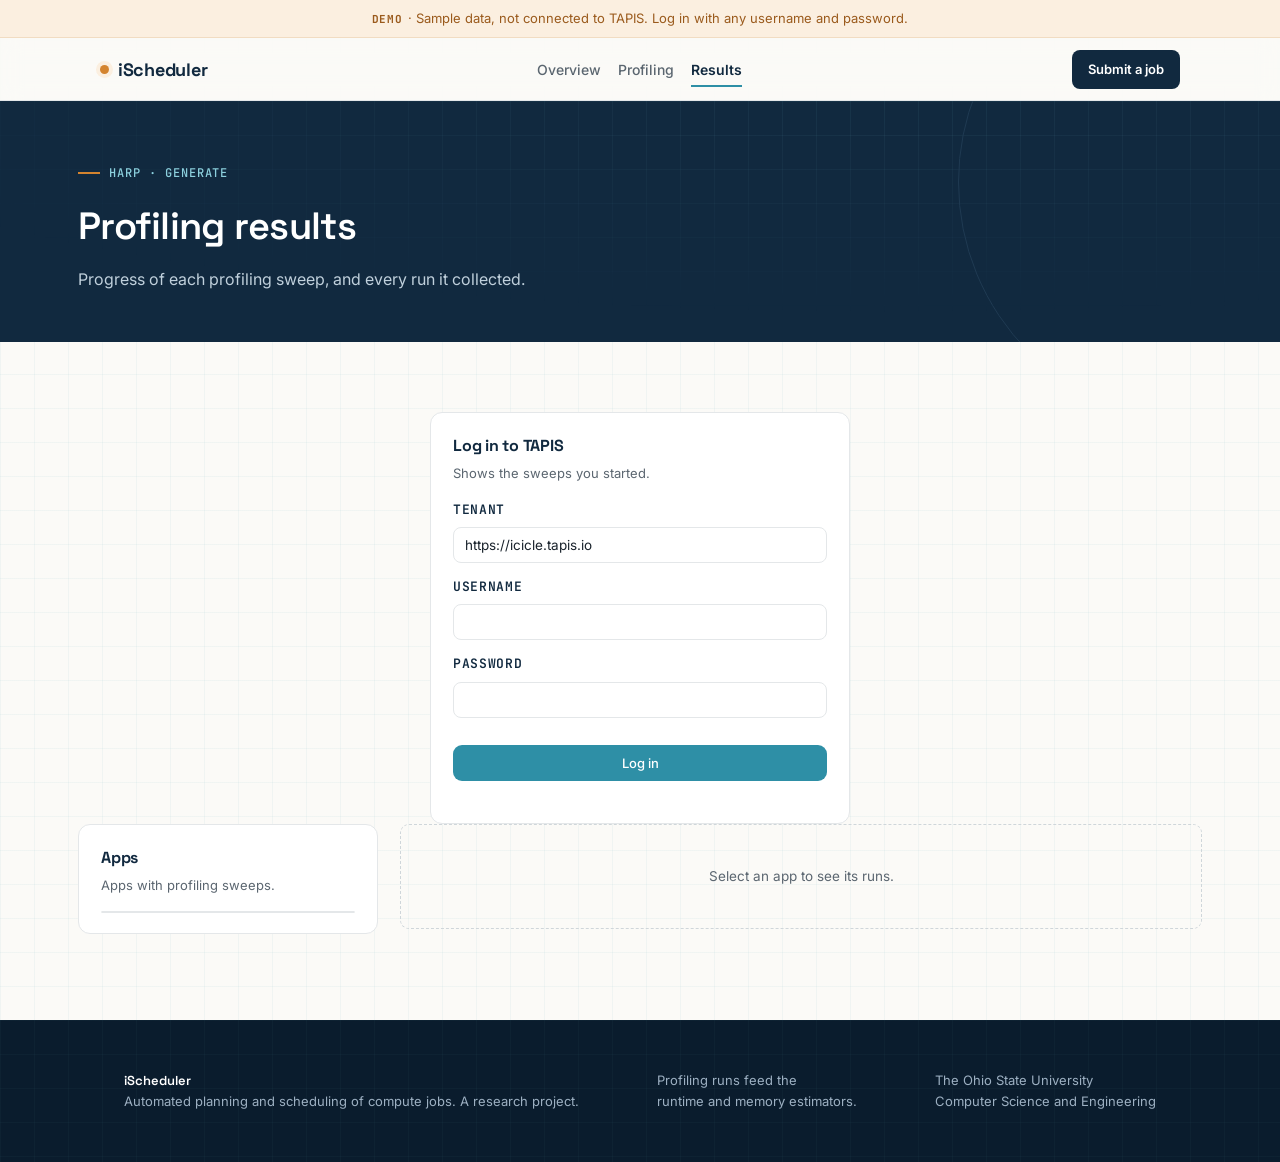
<file: DEMO/ui/results.html>
<!doctype html>
<html lang="en">
<head>
<meta charset="utf-8">
<meta name="viewport" content="width=device-width,initial-scale=1">
<title>Demo: Profiling results &mdash; iScheduler</title>
<link rel="preconnect" href="https://fonts.googleapis.com">
<link rel="preconnect" href="https://fonts.gstatic.com" crossorigin>
<link href="https://fonts.googleapis.com/css2?family=Space+Grotesk:wght@400;500;600;700&family=Inter:wght@400;500;600&family=JetBrains+Mono:wght@400;500&display=swap" rel="stylesheet">
<style>
:root{
  --navy:#11293F; --navy-900:#0A1C2D; --teal:#2E8FA6; --teal-400:#46A9BF; --teal-700:#236F82;
  --teal-50:#E6F1F4; --orange:#D4842F; --orange-50:#FBEFE0; --orange-700:#9A5A1C;
  --ink:#19222B; --muted:#5B6670; --paper:#FBFAF7; --line:#E4E7E9;
  --panel:#0C1E30; --panel-line:#1F3A52; --r:12px;
  --ok:#2E7D5B; --ok-50:#E5F2EC;
  --grid:rgba(46,143,166,.05);
  --grid-d:rgba(127,199,214,.07);
}
*{box-sizing:border-box;margin:0;padding:0}
html{scroll-behavior:smooth}
body{font-family:"Inter",system-ui,sans-serif;color:var(--ink);line-height:1.65;-webkit-font-smoothing:antialiased;
  background:
    linear-gradient(var(--grid) 1px,transparent 1px) 0 0/34px 34px,
    linear-gradient(90deg,var(--grid) 1px,transparent 1px) 0 0/34px 34px,
    var(--paper);}
h1,h2,h3,h4,.wm{font-family:"Space Grotesk",sans-serif;letter-spacing:-0.015em}
.mono{font-family:"JetBrains Mono",monospace}
a{color:inherit;text-decoration:none}
.wrap{max-width:1080px;margin:0 auto;padding:0 24px}
.eyebrow{display:inline-flex;align-items:center;gap:9px;font-family:"JetBrains Mono",monospace;font-size:12px;font-weight:500;letter-spacing:.08em;text-transform:uppercase;color:var(--teal-700)}
.eyebrow:before{content:"";width:22px;height:2px;background:var(--orange);display:inline-block}

/* nav */
nav{position:sticky;top:0;z-index:20;background:rgba(251,250,247,.82);backdrop-filter:blur(10px);border-bottom:1px solid var(--line)}
.nav-in{display:flex;align-items:center;justify-content:space-between;gap:16px;min-height:62px;flex-wrap:wrap;padding:8px 0}
.wm{font-weight:700;font-size:18px;color:var(--navy);display:flex;align-items:center;gap:9px}
.dot{width:9px;height:9px;border-radius:50%;background:var(--orange);box-shadow:0 0 0 4px var(--orange-50)}
.nav-links{display:flex;flex-wrap:wrap;gap:17px;row-gap:4px;justify-content:center;font-size:14px;font-weight:500;color:var(--muted)}
.nav-links a{position:relative;padding:4px 0}
.nav-links a:hover,.nav-links a[aria-current="page"]{color:var(--navy)}
.nav-links a[aria-current="page"]{font-weight:600}
.nav-links a[aria-current="page"]:after{content:"";position:absolute;left:0;right:0;bottom:-2px;height:2px;background:var(--teal)}
.nav-cta{font-size:13px;font-weight:600;color:#fff;background:var(--navy);padding:9px 16px;border-radius:8px}
.nav-cta:hover{background:var(--navy-900)}
@media(max-width:820px){.nav-links{gap:14px;font-size:13px}.nav-cta{display:none}}

/* dark banners share texture + orbit motif */
.hero,.page-head{background:var(--navy);color:#fff;position:relative;overflow:hidden}
.hero:before,.page-head:before{content:"";position:absolute;inset:0;
  background:linear-gradient(var(--grid-d) 1px,transparent 1px) 0 0/34px 34px,
             linear-gradient(90deg,var(--grid-d) 1px,transparent 1px) 0 0/34px 34px;
  -webkit-mask:radial-gradient(120% 120% at 70% 0%,#000,transparent 75%);mask:radial-gradient(120% 120% at 70% 0%,#000,transparent 75%)}
.hero:after,.page-head:after{content:"";position:absolute;right:-160px;top:-160px;width:480px;height:480px;border-radius:50%;
  border:1px solid var(--panel-line);
  box-shadow:0 0 0 60px transparent, inset 0 0 0 60px transparent;}

.hero{padding:80px 0 90px}
.hero-grid{display:grid;grid-template-columns:1.05fr .95fr;gap:48px;align-items:center;position:relative;z-index:1}
.hero h1{font-size:48px;line-height:1.05;font-weight:600;margin:18px 0 18px}
.hero p.lead{font-size:17px;color:#C0D0DC;max-width:38ch}
.hero .eyebrow,.page-head .eyebrow{color:#8CD0DE}
.hero-actions{display:flex;gap:12px;margin-top:30px;flex-wrap:wrap}
@media(max-width:860px){.hero-grid{grid-template-columns:1fr;gap:32px}.hero h1{font-size:35px}}

.page-head{padding:54px 0 50px}
.page-head .wrap{position:relative;z-index:1}
.page-head h1{font-size:38px;font-weight:600;margin:12px 0 8px}
.page-head p{color:#C0D0DC;max-width:60ch}

@media(prefers-reduced-motion:no-preference){
  .hero-grid>*,.page-head .wrap>*{opacity:0;animation:rise .7s cubic-bezier(.2,.7,.3,1) forwards}
  .hero-grid>*:nth-child(2){animation-delay:.12s}
  .page-head .wrap>*:nth-child(2){animation-delay:.06s}
  .page-head .wrap>*:nth-child(3){animation-delay:.12s}
}
@keyframes rise{from{opacity:0;transform:translateY(16px)}to{opacity:1;transform:none}}

/* buttons */
.btn{font-size:14px;font-weight:600;padding:12px 20px;border-radius:9px;border:1px solid transparent;cursor:pointer;font-family:inherit;display:inline-block;transition:transform .12s,background .15s,border-color .15s}
.btn:active{transform:translateY(1px)}
.btn-teal{background:var(--teal);color:#fff}.btn-teal:hover{background:var(--teal-700)}
.btn-navy{background:var(--navy);color:#fff}.btn-navy:hover{background:var(--navy-900)}
.btn-ghost{background:transparent;color:#fff;border-color:var(--panel-line)}.btn-ghost:hover{border-color:#8CD0DE}
.btn-outline{background:#fff;color:var(--navy);border-color:var(--line)}.btn-outline:hover{border-color:var(--navy)}
.btn-sm{padding:7px 13px;font-size:13px;border-radius:7px}

/* console */
.console{background:var(--panel);border:1px solid var(--panel-line);border-radius:14px;overflow:hidden;font-size:13px;box-shadow:0 24px 60px -30px rgba(0,0,0,.6);position:relative}
.console-bar{display:flex;align-items:center;gap:7px;padding:12px 15px;border-bottom:1px solid var(--panel-line);background:rgba(255,255,255,.02)}
.console-bar i{width:10px;height:10px;border-radius:50%;background:#34506b}
.console-bar i:first-child{background:#c2772e}.console-bar i:nth-child(2){background:#3f6a52}.console-bar i:nth-child(3){background:#2e6072}
.console-bar span{margin-left:8px;color:#7C92A8;font-size:12px;font-family:"JetBrains Mono",monospace}
.console pre{padding:18px 20px;color:#CBD8E4;overflow-x:auto;line-height:1.75;font-family:"JetBrains Mono",monospace}
.console pre:after{content:"▋";color:var(--teal-400)}
@media(prefers-reduced-motion:no-preference){.console pre:after{animation:blink 1.1s step-end infinite}}
@keyframes blink{50%{opacity:0}}
.console .k{color:#8CD0DE}.console .s{color:#E6AE70}.console .m{color:#fff;font-weight:500}.console .c{color:#6E839A}

/* sections */
section{padding:70px 0}
.sec-head{max-width:62ch;margin-bottom:36px}
.sec-head h2{font-size:32px;font-weight:600;color:var(--navy);margin:14px 0 10px}
.sec-head p{color:var(--muted);font-size:16px}
.bg-white{background:#fff;border-top:1px solid var(--line);border-bottom:1px solid var(--line)}

/* cluster chips */
.chips{display:flex;flex-wrap:wrap;gap:9px;margin-top:30px}
.chip{font-family:"JetBrains Mono",monospace;font-size:12px;color:#A9BFCF;border:1px solid var(--panel-line);border-radius:7px;padding:6px 11px}
.chip b{color:#fff;font-weight:500}

/* loop */
.loop{display:grid;grid-template-columns:repeat(5,1fr);border:1px solid var(--line);border-radius:var(--r);overflow:hidden;background:#fff;position:relative}
.loop .step{padding:24px 18px;border-right:1px solid var(--line);position:relative}
.loop .step:last-child{border-right:none}
.loop .num{font-family:"JetBrains Mono",monospace;font-size:12px;color:var(--teal-700);font-weight:500;display:flex;align-items:center;gap:7px}
.loop .num:before{content:"";width:7px;height:7px;border-radius:50%;background:var(--teal)}
@media(prefers-reduced-motion:no-preference){
  .loop .num:before{animation:pulse 2.4s ease-in-out infinite}
  .loop .step:nth-child(2) .num:before{animation-delay:.4s}
  .loop .step:nth-child(3) .num:before{animation-delay:.8s}
  .loop .step:nth-child(4) .num:before{animation-delay:1.2s}
  .loop .step:nth-child(5) .num:before{animation-delay:1.6s}
}
@keyframes pulse{0%,100%{box-shadow:0 0 0 0 rgba(46,143,166,.5)}50%{box-shadow:0 0 0 5px rgba(46,143,166,0)}}
.loop .step h4{font-size:15px;color:var(--navy);margin:9px 0 5px}
.loop .step p{font-size:13px;color:var(--muted);line-height:1.5}
@media(max-width:760px){.loop{grid-template-columns:1fr 1fr}.loop .step{border-bottom:1px solid var(--line)}}

/* cards */
.grid{display:grid;grid-template-columns:repeat(3,1fr);gap:18px}
@media(max-width:860px){.grid{grid-template-columns:1fr 1fr}}
@media(max-width:560px){.grid{grid-template-columns:1fr}}
.card{background:#fff;border:1px solid var(--line);border-radius:var(--r);padding:24px;position:relative;overflow:hidden;transition:border-color .15s,transform .15s,box-shadow .15s}
.card:before{content:"";position:absolute;top:0;left:0;right:0;height:3px;background:var(--line)}
.card:has(.tag-user):before{background:var(--teal)}
.card:has(.tag-admin):before{background:var(--orange)}
.card:hover{transform:translateY(-3px);box-shadow:0 20px 40px -28px rgba(17,41,63,.4);border-color:#d4dade}
.tag{display:inline-block;font-family:"JetBrains Mono",monospace;font-size:11px;font-weight:500;letter-spacing:.05em;text-transform:uppercase;padding:3px 10px;border-radius:6px;margin-bottom:14px}
.tag-user{background:var(--teal-50);color:var(--teal-700)}
.tag-admin{background:var(--orange-50);color:var(--orange-700)}
.card h3{font-size:18px;font-weight:600;color:var(--navy);margin-bottom:7px}
.card p{font-size:14px;color:var(--muted)}
.card code{display:block;font-family:"JetBrains Mono",monospace;font-size:12px;color:var(--ink);background:#F3F5F6;border:1px solid #ECEFF0;border-radius:7px;padding:9px 11px;margin-top:15px}
.card code .v{color:var(--teal-700);font-weight:500}

/* forms */
.form-grid{display:grid;grid-template-columns:1.1fr .9fr;gap:32px;align-items:start}
@media(max-width:820px){.form-grid{grid-template-columns:1fr}}
.panel{background:#fff;border:1px solid var(--line);border-radius:var(--r);padding:28px;box-shadow:0 1px 0 rgba(17,41,63,.02)}
.panel h3{font-size:19px;color:var(--navy);margin-bottom:4px}
.panel .sub{font-size:14px;color:var(--muted);margin-bottom:24px}
.field{margin-bottom:18px}
.field label{display:block;font-size:13px;font-weight:600;color:var(--navy);margin-bottom:7px}
.field .hint{font-weight:400;color:var(--muted);font-size:12px;font-family:"JetBrains Mono",monospace}
input,select{width:100%;font-family:inherit;font-size:14px;color:var(--ink);background:#fff;border:1px solid var(--line);border-radius:9px;padding:11px 13px;transition:border-color .15s,box-shadow .15s}
input:focus,select:focus{outline:none;border-color:var(--teal);box-shadow:0 0 0 3px var(--teal-50)}
.field-row{display:grid;grid-template-columns:1fr 1fr;gap:14px}
.form-actions{display:flex;gap:10px;margin-top:8px;flex-wrap:wrap}

/* result */
.result{background:var(--panel);border:1px solid var(--panel-line);border-radius:var(--r);padding:24px;color:#CBD8E4;box-shadow:0 24px 60px -34px rgba(0,0,0,.6)}
.result.empty{background:#fff;border:1px dashed #cfd6da;color:var(--muted);text-align:center;padding:44px 24px;box-shadow:none}
.result h4{color:#fff;font-size:13px;margin-bottom:16px;font-weight:500;font-family:"JetBrains Mono",monospace;letter-spacing:.04em;text-transform:uppercase}
.result .kv{display:flex;justify-content:space-between;padding:10px 0;border-bottom:1px solid var(--panel-line);font-family:"JetBrains Mono",monospace;font-size:13px}
.result .kv:last-child{border-bottom:none}
.result .kv span:first-child{color:#7C92A8}
.result .kv span:last-child{color:#fff;font-weight:500}
.result .kv .teal{color:#8CD0DE}

/* tables */
.table{width:100%;background:#fff;border:1px solid var(--line);border-radius:var(--r);border-collapse:separate;border-spacing:0;overflow:hidden}
.table th{text-align:left;font-family:"JetBrains Mono",monospace;font-size:11px;letter-spacing:.05em;text-transform:uppercase;color:var(--muted);font-weight:500;padding:14px 18px;border-bottom:1px solid var(--line);background:#FCFCFB}
.table td{padding:15px 18px;font-size:14px;border-top:1px solid #F0F2F3}
.table tr:first-child td{border-top:none}
.table tbody tr:hover{background:#FCFDFD}
.table .mono{font-size:13px;font-family:"JetBrains Mono",monospace}
.pill{display:inline-flex;align-items:center;gap:6px;font-family:"JetBrains Mono",monospace;font-size:12px;font-weight:500;padding:4px 11px;border-radius:7px}
.pill:before{content:"";width:6px;height:6px;border-radius:50%;background:currentColor}
.pill-queued{background:var(--orange-50);color:var(--orange-700)}
.pill-running{background:var(--teal-50);color:var(--teal-700)}
.pill-complete{background:var(--ok-50);color:var(--ok)}
.empty-state{background:#fff;border:1px dashed #cfd6da;border-radius:var(--r);padding:54px 24px;text-align:center;color:var(--muted)}
.empty-state a{color:var(--teal-700);font-weight:600}

/* api */
.api{background:#fff;border:1px solid var(--line);border-radius:var(--r);overflow:hidden}
.api-group{border-bottom:1px solid var(--line)}.api-group:last-child{border-bottom:none}
.api-group h4{font-family:"JetBrains Mono",monospace;font-size:12px;letter-spacing:.05em;text-transform:uppercase;color:var(--muted);font-weight:500;padding:18px 22px 9px;background:#FCFCFB}
.row{display:flex;align-items:center;gap:14px;padding:10px 22px;font-family:"JetBrains Mono",monospace;font-size:13px;border-top:1px solid #F0F2F3;transition:background .12s}
.row:hover{background:#FCFDFD}
.verb{font-weight:500;min-width:54px;text-align:center;padding:3px 0;border-radius:6px;font-size:11px}
.get{background:var(--teal-50);color:var(--teal-700)}.post{background:var(--orange-50);color:var(--orange-700)}
.put{background:#EEEAF6;color:#5A4B8A}.del{background:#FBE9E9;color:#A23A3A}
.path{color:var(--ink)}.row .desc{color:var(--muted);font-family:"Inter",sans-serif;font-size:13px;margin-left:auto;text-align:right}
@media(max-width:640px){.row .desc{display:none}}

/* toast */
.toast{position:fixed;bottom:24px;left:50%;transform:translateX(-50%) translateY(80px);background:var(--navy-900);color:#fff;padding:13px 22px;border-radius:9px;font-size:14px;font-weight:500;opacity:0;transition:transform .3s,opacity .3s;z-index:50;box-shadow:0 18px 40px -18px rgba(0,0,0,.5);border:1px solid var(--panel-line)}
.toast.show{transform:translateX(-50%) translateY(0);opacity:1}

/* footer */
footer{background:var(--navy-900);color:#9DB0C2;padding:50px 0;font-size:13px;margin-top:0;position:relative;overflow:hidden}
footer:before{content:"";position:absolute;inset:0;background:linear-gradient(var(--grid-d) 1px,transparent 1px) 0 0/34px 34px,linear-gradient(90deg,var(--grid-d) 1px,transparent 1px) 0 0/34px 34px;opacity:.5}
.foot-grid{display:flex;justify-content:space-between;flex-wrap:wrap;gap:20px;position:relative;z-index:1}
footer strong{color:#fff;font-weight:600;font-family:"Space Grotesk",sans-serif}
footer a:hover{color:#fff}

/* reveal */
.reveal{opacity:0;transform:translateY(16px);transition:opacity .6s ease,transform .6s ease}
.reveal.in{opacity:1;transform:none}
@media(prefers-reduced-motion:reduce){*{transition:none!important;scroll-behavior:auto}.reveal{opacity:1;transform:none}.orbit{animation:none}}
:focus-visible{outline:2px solid var(--teal);outline-offset:2px}

/* clickable loop steps */
a.step{color:inherit;text-decoration:none;transition:background .12s}
a.step:hover{background:#FCFDFD}
a.step .more{font-family:"JetBrains Mono",monospace;font-size:11px;color:var(--teal-700);margin-top:10px;display:inline-flex;align-items:center;gap:5px}
a.step:hover .more{gap:9px}

/* checklist */
.checklist{list-style:none;margin:0;padding:0}
.checklist li{display:flex;align-items:center;gap:12px;padding:13px 0;border-bottom:1px solid var(--line);font-size:14px;color:var(--ink)}
.checklist li:last-child{border-bottom:none}
.checklist .ok{width:20px;height:20px;border-radius:50%;background:var(--ok-50);color:var(--ok);display:inline-flex;align-items:center;justify-content:center;font-size:12px;font-weight:600;flex:0 0 auto}
.checklist .ok:before{content:"\2713"}

/* stage prev/next */
.stage-nav{display:flex;justify-content:space-between;gap:14px;margin-top:38px}
.stage-nav a{flex:1;border:1px solid var(--line);border-radius:var(--r);padding:16px 18px;background:#fff;transition:border-color .15s,transform .12s}
.stage-nav a:hover{border-color:var(--teal);transform:translateY(-2px)}
.stage-nav .lbl{font-family:"JetBrains Mono",monospace;font-size:11px;color:var(--muted);text-transform:uppercase;letter-spacing:.05em}
.stage-nav .nm{font-family:"Space Grotesk",sans-serif;font-weight:600;color:var(--navy);margin-top:3px}
.stage-nav .next{text-align:right}

/* mini metrics */
.metrics{display:grid;grid-template-columns:repeat(3,1fr);gap:14px}
@media(max-width:560px){.metrics{grid-template-columns:1fr}}
.metric{background:#fff;border:1px solid var(--line);border-radius:var(--r);padding:20px}
.metric .v{font-family:"Space Grotesk",sans-serif;font-size:26px;font-weight:600;color:var(--navy)}
.metric .l{font-size:13px;color:var(--muted);margin-top:4px}
.two-col{display:grid;grid-template-columns:1.05fr .95fr;gap:32px;align-items:start}
@media(max-width:820px){.two-col{grid-template-columns:1fr}}
.note{font-size:14px;color:var(--muted);margin-top:16px}
.endpoint{margin-top:22px}
.endpoint .row{border:1px solid var(--line);border-radius:9px}

/* secondary component name under a plain title */
.comp{font-family:"JetBrains Mono",monospace;font-size:12px;color:var(--muted);margin:-2px 0 10px}
.api-actions{margin-bottom:22px}
#swagger{margin-top:8px}
#swagger .information-container{display:none}

/* audience ability lists */
.checklist.two{display:grid;grid-template-columns:1fr 1fr;gap:0 28px}
@media(max-width:640px){.checklist.two{grid-template-columns:1fr}}
.cta-row{margin-top:22px}
a.card{display:block}

/* submit stepper */
.steps{display:flex;border:1px solid var(--line);border-radius:var(--r);overflow:hidden;background:#fff;margin-bottom:26px}
.steps .s{flex:1;padding:15px 16px;border-right:1px solid var(--line);display:flex;gap:10px;align-items:center}
.steps .s:last-child{border-right:none}
.steps .s .n{width:24px;height:24px;border-radius:50%;border:1px solid var(--line);display:flex;align-items:center;justify-content:center;font-family:"JetBrains Mono",monospace;font-size:12px;color:var(--muted);flex:0 0 auto}
.steps .s .t{font-family:"Space Grotesk",sans-serif;font-size:14px;color:var(--muted)}
.steps .s.active .n{background:var(--teal);border-color:var(--teal);color:#fff}
.steps .s.active .t{color:var(--navy);font-weight:600}
.steps .s.done .n{background:var(--teal-50);border-color:var(--teal);color:var(--teal-700)}
.steps .s.done .t{color:var(--navy)}
@media(max-width:640px){.steps .s .t{display:none}}
.step-actions{display:flex;justify-content:space-between;margin-top:24px}
tr.selectable{cursor:pointer}
tr.selectable.sel{background:var(--teal-50)}
.badge{font-family:"JetBrains Mono",monospace;font-size:11px;padding:2px 8px;border-radius:6px;margin-left:8px}
.badge-fast{background:var(--teal-50);color:var(--teal-700)}
.badge-cheap{background:var(--orange-50);color:var(--orange-700)}

/* clickable steps + estimate checkboxes */
.steps .s{cursor:pointer}
.steps .s:hover .t{color:var(--navy)}
.checkgrid{display:grid;grid-template-columns:1fr 1fr;gap:10px 18px;margin:4px 0 20px}
@media(max-width:640px){.checkgrid{grid-template-columns:1fr}}
.checkitem{display:flex;align-items:center;gap:11px;padding:11px 13px;border:1px solid var(--line);border-radius:9px;font-size:14px;cursor:pointer}
.checkitem:hover{border-color:var(--teal)}
.checkitem input{width:auto;margin:0}
.checkitem b{font-family:"JetBrains Mono",monospace;font-size:11px;color:var(--teal-700);text-transform:uppercase}
.checkitem .meta{margin-left:auto;font-family:"JetBrains Mono",monospace;font-size:12px;color:var(--muted)}
.muted-hint{color:var(--muted);font-size:14px;margin:4px 0}

</style>
<style>
.wrap-p{max-width:1180px;margin:0 auto;padding:0 28px}
.pgrid{display:grid;grid-template-columns:1fr 380px;gap:26px;align-items:start}
@media(max-width:980px){.pgrid{grid-template-columns:1fr}}
.pgrid>*{min-width:0}
.atbl{overflow-x:auto}
.ahead,.arow{min-width:420px}
@media(max-width:560px){.wrap-p{padding:0 16px}}

.card2{background:#fff;border:1px solid var(--line);border-radius:var(--r);
  padding:20px 22px;margin-bottom:16px}
.card2 h3{font-size:16px;color:var(--navy);margin-bottom:3px}
.card2 .sub{font-size:13px;color:var(--muted);margin-bottom:15px;line-height:1.6}
.lbl{font-family:"JetBrains Mono",monospace;font-size:10.5px;letter-spacing:.05em;
  text-transform:uppercase;color:var(--muted);margin-bottom:5px;display:block}
select,input.ti{font-family:inherit;font-size:13.5px;padding:9px 11px;
  border:1px solid var(--line);border-radius:8px;background:#fff;color:var(--ink);
  width:100%;box-sizing:border-box}
select:focus,input.ti:focus{outline:none;border-color:var(--teal)}
.field{margin-bottom:13px}.field:last-child{margin-bottom:0}
.two{display:grid;grid-template-columns:1fr 1fr;gap:13px}
@media(max-width:560px){.two{grid-template-columns:1fr}}

.tabbar{display:flex;gap:2px;border-bottom:1px solid var(--line);margin-bottom:14px}
.tabx{font-size:13px;font-weight:500;padding:8px 14px;border:none;background:none;
  color:var(--muted);cursor:pointer;font-family:inherit;border-bottom:2px solid transparent;
  margin-bottom:-1px}
.tabx[aria-selected="true"]{color:var(--navy);border-bottom-color:var(--teal);font-weight:600}
.tabx .b{display:inline-block;min-width:18px;padding:0 5px;margin-left:6px;border-radius:9px;
  background:#EFF1F2;color:var(--muted);font-size:11px;font-family:"JetBrains Mono",monospace}
.tabx[aria-selected="true"] .b{background:var(--teal-50);color:var(--teal-700)}

.applist{border:1px solid var(--line);border-radius:9px;overflow:hidden}
.appitem{display:flex;align-items:center;gap:12px;padding:13px 15px;cursor:pointer;
  border-bottom:1px solid #F0F2F3;background:none;border-left:none;border-right:none;
  border-top:none;width:100%;text-align:left;font-family:inherit}
.appitem:last-child{border-bottom:none}
.appitem:hover{background:#FCFDFD}
.appitem[aria-current="true"]{background:var(--teal-50);box-shadow:inset 3px 0 0 var(--teal)}
.appitem .ic{width:34px;height:34px;border-radius:8px;flex:none;display:flex;
  align-items:center;justify-content:center;font-family:"JetBrains Mono",monospace;
  font-size:11px;font-weight:600;background:var(--navy);color:#fff}
.appitem .an{font-weight:600;font-size:14px;color:var(--navy)}
.appitem .am{font-family:"JetBrains Mono",monospace;font-size:11.5px;color:var(--muted);
  margin-top:1px}
.appitem .ar{margin-left:auto;text-align:right}
.rt{font-family:"JetBrains Mono",monospace;font-size:10px;letter-spacing:.04em;
  text-transform:uppercase;padding:2px 7px;border-radius:4px}
.rt.sing{background:var(--teal-50);color:var(--teal-700)}
.rt.dock{background:#EAF0F6;color:#3D6A96}
.pill{font-family:"JetBrains Mono",monospace;font-size:10px;padding:2px 8px;
  border-radius:10px;letter-spacing:.03em}
.pill.done{background:var(--ok-50);color:var(--ok)}
.pill.none{background:var(--orange-50);color:var(--orange-700)}

.jsel{margin-top:13px}
.jobrow{display:flex;gap:11px;align-items:center;padding:9px 0;
  border-bottom:1px solid #F0F2F3;font-size:13px}
.jobrow:last-child{border-bottom:none}
.jobrow code{font-family:"JetBrains Mono",monospace;font-size:11.5px;color:var(--teal-700)}
.jobrow .jm{margin-left:auto;font-family:"JetBrains Mono",monospace;font-size:11px;
  color:var(--muted)}

.ep{border:1px solid var(--line);border-radius:9px;padding:14px 16px;background:#FCFCFB;
  margin-bottom:14px}
.ep .eprow{display:flex;align-items:center;gap:10px;font-size:13px;margin-bottom:7px}
.ep .eprow:last-child{margin-bottom:0}
.ep .eplbl{font-family:"JetBrains Mono",monospace;font-size:10.5px;text-transform:uppercase;
  letter-spacing:.04em;color:var(--muted);min-width:96px}
.ep code{font-family:"JetBrains Mono",monospace;font-size:12px;color:var(--ink);
  background:#F0F2F3;padding:2px 7px;border-radius:5px;word-break:break-all}
.ok{color:var(--ok)}.warn{color:var(--orange-700)}

/* parsed arg table with per-arg mode */
.atbl{border:1px solid var(--line);border-radius:9px;overflow:hidden}
.ahead,.arow{display:grid;grid-template-columns:150px 118px 1fr;gap:0;align-items:stretch}
.ahead{background:#FCFCFB;border-bottom:1px solid var(--line)}
.ahead div{font-family:"JetBrains Mono",monospace;font-size:10px;letter-spacing:.05em;
  text-transform:uppercase;color:var(--muted);padding:9px 12px}
.arow{border-bottom:1px solid #F0F2F3}.arow:last-child{border-bottom:none}
.arow>div{padding:9px 12px;display:flex;flex-direction:column;justify-content:center}
.arow .aname{font-weight:600;font-size:13px;color:var(--navy)}
.arow .aflag{font-family:"JetBrains Mono",monospace;font-size:11px;color:var(--muted)}
.modesel{font-family:"JetBrains Mono",monospace;font-size:11px;padding:5px 7px;
  border:1px solid var(--line);border-radius:6px;background:#fff;color:var(--ink);width:100%}
.valin{font-family:"JetBrains Mono",monospace;font-size:12px;padding:6px 9px;
  border:1px solid var(--line);border-radius:6px;width:100%;box-sizing:border-box}
.valin:focus,.modesel:focus{outline:none;border-color:var(--teal)}
.vhint{font-size:10.5px;color:var(--muted);margin-top:3px;font-family:"JetBrains Mono",monospace}

.note{font-size:12.5px;color:var(--muted);line-height:1.6;margin-top:10px}
.empty{text-align:center;color:var(--muted);padding:40px 20px;border:1px dashed #cfd6da;
  border-radius:9px;font-size:13.5px}

/* budget panel reused */
.budget{background:var(--panel);border:1px solid var(--panel-line);border-radius:var(--r);
  padding:22px;color:#CBD8E4;position:sticky;top:20px}
.budget h4{color:#fff;font-size:12px;margin-bottom:14px;font-weight:500;
  font-family:"JetBrains Mono",monospace;letter-spacing:.04em;text-transform:uppercase}
.big{font-family:"Space Grotesk",sans-serif;font-size:34px;font-weight:600;color:#fff;line-height:1.1}
.big.warn{color:#E8A857}.big.bad{color:#E4776B}
.blab{font-size:12px;color:#7C92A8;margin:2px 0 16px}
.budget .kv{display:flex;justify-content:space-between;padding:8px 0;
  border-bottom:1px solid var(--panel-line);font-family:"JetBrains Mono",monospace;font-size:12px}
.budget .kv:last-of-type{border-bottom:none}
.budget .kv span:first-child{color:#7C92A8}.budget .kv span:last-child{color:#fff;font-weight:500}
.budget .kv .t{color:#8CD0DE}
.formula{font-family:"JetBrains Mono",monospace;font-size:11px;color:#7C92A8;
  background:rgba(0,0,0,.25);border-radius:7px;padding:10px 12px;margin:12px 0;line-height:1.6;
  word-break:break-word}
.formula b{color:#8CD0DE}
.alarm{border-left:3px solid #E4776B;background:rgba(228,119,107,.1);padding:10px 12px;
  border-radius:0 7px 7px 0;font-size:12px;color:#F0C9C4;margin-top:12px}
.hwt{display:flex;align-items:center;gap:9px;padding:8px 0;border-bottom:1px solid var(--panel-line);
  cursor:pointer;font-size:12px}
.hwt:last-child{border-bottom:none}
.hwt input{width:14px;height:14px;accent-color:var(--teal-400);flex:none}
.hwt .n{color:#fff}.hwt .g{margin-left:auto;font-family:"JetBrains Mono",monospace;
  font-size:10.5px;color:#8CD0DE}
.btnx{font-family:inherit;font-size:13px;font-weight:500;padding:10px 16px;border-radius:9px;
  border:none;background:var(--teal);color:#fff;cursor:pointer;width:100%;margin-top:14px}
.btnx:hover{background:var(--teal-700)}
.btnx:disabled{background:#7C92A8;cursor:not-allowed}
.who{display:flex;align-items:center;gap:10px;font-size:12px;color:var(--muted)}
.who[hidden]{display:none}
.login{max-width:420px;margin:0 auto}
.loginerr{font-size:12.5px;color:#A23A3A;margin-top:10px;min-height:1em}
</style>

<style>
.demo-bar{background:var(--orange-50);color:var(--orange-700);font-size:13px;text-align:center;
  padding:8px 16px;border-bottom:1px solid #F1DCC2}
.demo-bar b{font-family:"JetBrains Mono",monospace;font-size:11px;letter-spacing:.06em;
  text-transform:uppercase;margin-right:2px}
</style>
<script>
/* Offline demo of the HARP profiling pages.
   Stands in for the HARP server (/api/*) so profiling.html and results.html
   can be opened straight from disk. The real pages talk to the HARP server,
   which talks to TAPIS. Built into the demo pages by build_demo.py. */
(function(){
  // ---- sample apps (as TAPIS would list them) ------------------------------
  const harp = (label, entrypoint, command, params) => ({harp:{label, entrypoint, command, params}});
  const APPS = [
    {id:'harp-sweep-euler-swathi', version:'1.0.0', runtime:'SINGULARITY',
     image:'docker://ghcr.io/manikyaswathi/harp-sweep-eulernumber:1.0.0', app_args:[],
     notes: harp('Euler number','calc_e.py','python3 calc_e.py {method} {n} {precision}',[
       {name:'method',arg:'{method}',kind:'string',default:'pow'},
       {name:'n',arg:'{n}',kind:'int',default:'1000'},
       {name:'precision',arg:'{precision}',kind:'int',default:'64'}])},
    {id:'harp-sweep-yolo-swathi', version:'1.0.0', runtime:'SINGULARITY',
     image:'docker://ghcr.io/manikyaswathi/harp-sweep-yolo:1.0.0', app_args:[],
     notes: harp('Ultralytics YOLO','train_yolo.py',
       'python3 train_yolo.py --model {model} --epochs {epochs} --imgsz {imgsz} --batch {batch} --device {device}',[
       {name:'model',arg:'--model',kind:'string',default:'yolo11n'},
       {name:'epochs',arg:'--epochs',kind:'int',default:'1'},
       {name:'imgsz',arg:'--imgsz',kind:'int',default:'640'},
       {name:'batch',arg:'--batch',kind:'int',default:'8'},
       {name:'device',arg:'--device',kind:'string',default:'auto'}])},
    {id:'megadetector-batch', version:'5.0', runtime:'DOCKER',
     image:'docker.io/microsoft/megadetector:5.0', notes:{},
     app_args:[{name:'batch',arg:'--batch'},{name:'imgsz',arg:'--imgsz'},{name:'threshold',arg:'--threshold'}]}
  ];

  // ---- sample profiling data (deterministic) --------------------------------
  let seed = 7; const rnd = () => (seed = (seed * 16807) % 2147483647) / 2147483647;
  const jitter = () => 0.92 + rnd() * 0.16;
  const HW = {
    pitzer:   {sys_name:'Linux', sys_tot_cores_count:40, sys_phy_mem_bytes:201326592000, sys_gpu_count:0, sys_gpu_name:'none'},
    cardinal: {sys_name:'Linux', sys_tot_cores_count:96, sys_phy_mem_bytes:1080033280000, sys_gpu_count:4, sys_gpu_name:'NVIDIA H100'}};
  function cartesian(params){
    return Object.entries(params).reduce((acc, [k, vs]) => acc.flatMap(a => vs.map(v => ({...a, [k]: v}))), [{}]);
  }
  function sweep(name, appId, sets, reps, timeFn, hosts, opts = {}){
    const rows = []; let jobs = 0, idx = 0; const counts = {FINISHED:0};
    for (const [runType, params] of sets) for (const p of cartesian(params)) {
      const host = hosts[idx % hosts.length]; jobs++;
      const job = `${name}-${runType}-${String(idx).padStart(4,'0')}`;
      if (opts.failEvery && idx % opts.failEvery === opts.failEvery - 1) { counts.FAILED = (counts.FAILED||0) + 1; idx++; continue; }
      if (opts.runningFrom != null && idx >= opts.runningFrom) { counts.RUNNING = (counts.RUNNING||0) + 1; idx++; continue; }
      counts.FINISHED++;
      for (let r = 0; r < reps; r++) {
        const row = {campaign:name, run_config:`${job}.run-${idx}.iteration-${r}`, run_type:runType, ...HW[host]};
        for (const [k, v] of Object.entries(p)) row['run_' + k] = v;
        row.walltime = +(timeFn(p, host) * jitter()).toFixed(5);
        rows.push(row);
      }
      idx++;
    }
    const active = !!counts.RUNNING;
    return {view:{id:name, name, application:appId, app_ids:[appId], status: active ? 'RUNNING' : counts.FAILED ? 'DONE_WITH_ERRORS' : 'DONE',
                  created_at:new Date(Date.now() - (opts.hoursAgo || 1) * 3600e3).toISOString(),
                  job_counts:counts, jobs_done:jobs - (counts.RUNNING||0), jobs_total:jobs,
                  result: active ? null : {rows: rows.length}},
            rows};
  }
  const eulerTime = p => (p.method === 'pow' ? 0.002 : 0.02) * Math.pow(p.n / 1000, p.method === 'factorial' ? 1.25 : 0.4) * (1 + p.precision / 512);
  const yoloTime = (p, host) => {
    const size = {yolo11n:1, yolo11s:2.4, yolo11m:5.8}[p.model];
    const gpu = host === 'cardinal' ? 0.08 : 1;
    return 6 + p.epochs * size * Math.pow(p.imgsz / 320, 2) * (16 / p.batch) ** 0.15 * 22 * gpu;
  };
  const SWEEPS = [
    sweep('euler-sd-fs', 'harp-sweep-euler-swathi', [
      ['SD', {method:['pow','factorial'], n:[10,100,1000], precision:[64]}],
      ['FS', {method:['pow','factorial'], n:[10000,50000], precision:[64,256]}],
      ['test_data', {method:['factorial'], n:[20000], precision:[128]}]], 3, eulerTime, ['pitzer'], {failEvery:9, hoursAgo:30}),
    sweep('euler-precision', 'harp-sweep-euler-swathi', [
      ['SD', {method:['pow','factorial'], n:[1000], precision:[32,64,128,256,512]}]], 2, eulerTime, ['pitzer'], {hoursAgo:5}),
    sweep('yolo-cpu-gpu', 'harp-sweep-yolo-swathi', [
      ['SD', {model:['yolo11n','yolo11s'], epochs:[1,2], imgsz:[320,480], batch:[4,8], device:['auto']}],
      ['FS', {model:['yolo11n','yolo11s','yolo11m'], epochs:[5], imgsz:[640], batch:[8,16], device:['auto']}],
      ['test_data', {model:['yolo11s'], epochs:[3], imgsz:[640], batch:[8], device:['auto']}]], 1, yoloTime, ['pitzer','cardinal'], {runningFrom:19, hoursAgo:2})
  ];

  // ---- the fake /api ----------------------------------------------------------
  const KEY = 'harp-demo-user';
  const getMe = () => { try { return JSON.parse(sessionStorage.getItem(KEY)); } catch (e) { return window.__harpMe || null; } };
  const setMe = v => { window.__harpMe = v; try { v ? sessionStorage.setItem(KEY, JSON.stringify(v)) : sessionStorage.removeItem(KEY); } catch (e) {} };
  const json = (status, body) => new Response(JSON.stringify(body), {status, headers:{'Content-Type':'application/json'}});
  const later = v => new Promise(r => setTimeout(() => r(v), 300));
  const toCSV = (cols, rows) => [cols.join(','), ...rows.map(r => cols.map(c => r[c] ?? '').join(','))].join('\n') + '\n';
  function profileOf(appId){
    const mine = SWEEPS.filter(s => s.view.app_ids.includes(appId));
    const rows = mine.flatMap(s => s.rows);  // running sweeps show their finished jobs
    const cols = ['campaign'];
    for (const r of rows) for (const k of Object.keys(r)) if (!cols.includes(k)) cols.push(k);
    if (cols.includes('walltime')) { cols.splice(cols.indexOf('walltime'), 1); cols.push('walltime'); }
    return {app_id:appId, campaigns:mine.map(s => s.view), columns:cols, rows, total_rows:rows.length, missing:[]};
  }
  const realFetch = window.fetch.bind(window);
  window.fetch = function(url, opts = {}){
    const path = decodeURIComponent(String(url));
    if (path === 'hardware_targets.csv') return Promise.reject(new Error('demo uses embedded data'));
    if (!path.startsWith('/api/')) return realFetch(url, opts);
    let body = {}; try { body = opts.body ? JSON.parse(opts.body) : {}; } catch (e) {}
    const me = getMe();
    if (path === '/api/login') {
      if (!body.username || !body.password) return later(json(400, {detail:'Enter your TAPIS username and password.'}));
      const u = {username:body.username, base_url:body.base_url || 'https://icicle.tapis.io', expires_at:null};
      setMe(u); return later(json(200, u));
    }
    if (path === '/api/logout') { setMe(null); return Promise.resolve(json(200, {ok:true})); }
    if (!me) return Promise.resolve(json(401, {detail:'log in to TAPIS first'}));
    if (path === '/api/me') return Promise.resolve(json(200, me));
    if (path === '/api/tapis/apps') return later(json(200, APPS));
    if (path === '/api/campaigns') return Promise.resolve(json(200, SWEEPS.map(s => s.view)));
    let m = path.match(/^\/api\/apps\/(.+)\/profile\.csv$/);
    if (m) { const p = profileOf(m[1]);
      return Promise.resolve(p.rows.length ? new Response(toCSV(p.columns, p.rows), {status:200, headers:{'Content-Type':'text/csv'}})
                                           : json(404, {detail:'no profiling data for this app yet'})); }
    m = path.match(/^\/api\/apps\/(.+)\/profile$/);
    if (m) return later(json(200, profileOf(m[1])));
    return Promise.resolve(json(404, {detail:'not part of the demo'}));
  };

  // Only these two pages exist in the demo.
  document.addEventListener('click', ev => {
    const a = ev.target.closest('a[href]');
    if (!a) return;
    const href = a.getAttribute('href');
    if (href === 'profiling.html' || href === 'results.html') return;
    if (!/\.html$/.test(href)) return;
    ev.preventDefault();
    let t = document.getElementById('demoToast');
    t.textContent = 'Only the Profiling and Results pages are part of this demo.';
    t.classList.add('show'); clearTimeout(t._h); t._h = setTimeout(() => t.classList.remove('show'), 2200);
  });
})();
</script>
</head>
<body>
<div class="demo-bar" role="note">
  <b>Demo</b> &middot; Sample data, not connected to TAPIS. Log in with any username and password.
</div>
<div class="toast" id="demoToast" role="status"></div>
<nav><div class="wrap nav-in">
  <a class="wm" href="index.html"><span class="dot"></span>iScheduler</a>
  <div class="nav-links">
    <a href="index.html">Overview</a>
    <a href="profiling.html">Profiling</a>
    <a href="results.html" aria-current="page">Results</a>
  </div>
  <div class="who" id="who" hidden>
    <span class="mono" id="whoName"></span>
    <button class="btn btn-outline btn-sm" id="logoutBtn">Log out</button>
  </div>
  <a class="nav-cta" href="submit.html">Submit a job</a>
</div></nav>
<style>
/* Results page: summary first (metrics), then campaign progress, then the data. */
.metrics4{display:grid;grid-template-columns:repeat(4,1fr);gap:12px;margin-bottom:16px}
@media(max-width:760px){.metrics4{grid-template-columns:1fr 1fr}}
.mt{background:#fff;border:1px solid var(--line);border-radius:var(--r);padding:16px 18px;min-width:0}
.mt .v{font-family:"Space Grotesk",sans-serif;font-size:26px;font-weight:600;color:var(--navy);
  line-height:1.15;font-variant-numeric:tabular-nums}
.mt .v small{font-size:15px;color:var(--muted);font-weight:500}
.mt .l{font-family:"JetBrains Mono",monospace;font-size:10.5px;letter-spacing:.05em;
  text-transform:uppercase;color:var(--muted);margin-top:4px}
.scroll{overflow-x:auto;border:1px solid var(--line);border-radius:9px}
.dt{width:100%;border-collapse:collapse;font-size:12.5px;font-variant-numeric:tabular-nums}
.dt th{text-align:left;font-family:"JetBrains Mono",monospace;font-size:10px;letter-spacing:.05em;
  text-transform:uppercase;color:var(--muted);font-weight:500;padding:9px 12px;background:#FCFCFB;
  border-bottom:1px solid var(--line);white-space:nowrap;position:sticky;top:0}
.dt td{padding:8px 12px;border-top:1px solid #F0F2F3;white-space:nowrap}
.dt td.num{text-align:right;font-family:"JetBrains Mono",monospace}
.dt th.num{text-align:right}
.dt tr:first-child td{border-top:none}
.dt .wt{color:var(--teal-700);font-weight:600}
.prog{display:flex;height:7px;border-radius:4px;overflow:hidden;background:#EFF1F2;min-width:90px}
.prog i{display:block;height:100%}
.prog .f{background:var(--ok)}.prog .x{background:#C9564B}.prog .r{background:var(--teal-400)}
.st{font-family:"JetBrains Mono",monospace;font-size:10px;padding:2px 8px;border-radius:10px;
  letter-spacing:.03em;white-space:nowrap}
.st.done{background:var(--ok-50);color:var(--ok)}
.st.run{background:var(--teal-50);color:var(--teal-700)}
.st.warn{background:var(--orange-50);color:var(--orange-700)}
.st.bad{background:#FBE9E9;color:#A23A3A}
.chipbar{display:flex;flex-wrap:wrap;gap:8px;margin-bottom:12px;align-items:center}
.fchip{font-family:"JetBrains Mono",monospace;font-size:11.5px;padding:5px 11px;border-radius:7px;
  border:1px solid var(--line);background:#fff;color:var(--muted);cursor:pointer}
.fchip[aria-pressed="true"]{border-color:var(--teal);background:var(--teal-50);color:var(--teal-700)}
.fchip b{font-weight:600;margin-left:4px}
.chipbar .spacer{flex:1}
.more{font-size:12.5px;color:var(--muted);margin-top:10px;display:flex;gap:12px;align-items:center}
.linkbtn{font-family:inherit;font-size:13px;font-weight:600;color:var(--teal-700);background:none;
  border:none;cursor:pointer;padding:0}
.dlbtn{font-family:inherit;font-size:12.5px;font-weight:600;padding:7px 13px;border-radius:7px;
  border:1px solid var(--line);background:#fff;color:var(--navy);cursor:pointer}
.dlbtn:hover{border-color:var(--navy)}
.updated{font-family:"JetBrains Mono",monospace;font-size:11px;color:var(--muted)}
.rgrid{display:grid;grid-template-columns:300px 1fr;gap:22px;align-items:start}
.rgrid>*{min-width:0}
@media(max-width:900px){.rgrid{grid-template-columns:1fr}}
.appitem .ar .st{display:inline-block;margin-top:5px}
.rgrid .appitem .an,.rgrid .appitem .am{display:block}
</style>

<header class="page-head"><div class="wrap-p">
  <div class="eyebrow">HARP &middot; Generate</div>
  <h1>Profiling results</h1>
  <p>Progress of each profiling sweep, and every run it collected.</p>
</div></header>

<section><div class="wrap-p">
  <div class="card2 login" id="loginPanel" hidden>
    <h3>Log in to TAPIS</h3>
    <p class="sub">Shows the sweeps you started.</p>
    <form id="loginForm">
      <div class="field"><label class="lbl" for="lgTenant">Tenant</label>
        <input class="ti" id="lgTenant" name="base_url" value="https://icicle.tapis.io" required></div>
      <div class="field"><label class="lbl" for="lgUser">Username</label>
        <input class="ti" id="lgUser" name="username" autocomplete="username" required></div>
      <div class="field"><label class="lbl" for="lgPass">Password</label>
        <input class="ti" id="lgPass" name="password" type="password" autocomplete="current-password" required></div>
      <button class="btnx" type="submit">Log in</button>
      <p class="loginerr" id="loginErr" role="alert"></p>
    </form>
  </div>

  <div class="rgrid" id="appView" hidden>
    <div class="card2">
      <h3>Apps</h3>
      <p class="sub">Apps with profiling sweeps.</p>
      <div class="applist" id="applist"></div>
    </div>

    <div id="detail">
      <div class="empty" id="detailEmpty">Select an app to see its runs.</div>
      <div id="detailBody" hidden>
        <div class="metrics4">
          <div class="mt"><div class="v" id="mCamp">0</div><div class="l">Sweeps</div></div>
          <div class="mt"><div class="v" id="mJobs">0</div><div class="l">Jobs completed</div></div>
          <div class="mt"><div class="v" id="mRows">0</div><div class="l">Runs collected</div></div>
          <div class="mt"><div class="v" id="mWall">&ndash;</div><div class="l">Median walltime</div></div>
        </div>

        <div class="card2">
          <div class="chipbar"><h3 style="margin:0">Sweeps</h3><span class="spacer"></span>
            <span class="updated" id="updated"></span></div>
          <div class="scroll"><table class="dt" id="campTable"></table></div>
        </div>

        <div class="card2">
          <h3>Walltime by run type</h3>
          <p class="sub">Time per run. SD = scaled-down, FS = full-scale, test_data = held out.</p>
          <div class="scroll"><table class="dt" id="typeTable"></table></div>
        </div>

        <div class="card2">
          <div class="chipbar"><h3 style="margin:0">Profiling data</h3><span class="spacer"></span>
            <button class="dlbtn" id="dlBtn">Download CSV</button></div>
          <div class="chipbar" id="filters"></div>
          <div class="scroll" style="max-height:520px"><table class="dt" id="dataTable"></table></div>
          <div class="more" id="more"></div>
          <p class="loginerr" id="missing"></p>
        </div>
      </div>
    </div>
  </div>
</div></section>

<footer><div class="wrap foot-grid">
  <div><strong>iScheduler</strong><br>Automated planning and scheduling of compute jobs. A research project.</div>
  <div>Profiling runs feed the<br>runtime and memory estimators.</div>
  <div>The Ohio State University<br>Computer Science and Engineering</div>
</div></footer>

<script>
/* Results: what each profiling sweep produced, per app.
   Data comes from the HARP server: /api/campaigns for progress, and
   /api/apps/<id>/profile for every collected run of that app. */
const esc = v => String(v ?? '').replace(/[&<>"']/g, c =>
  ({'&':'&amp;','<':'&lt;','>':'&gt;','"':'&quot;',"'":'&#39;'}[c]));
async function api(path, opts = {}) {
  const res = await fetch(path, {...opts, headers: {'Content-Type': 'application/json'},
    body: opts.body ? JSON.stringify(opts.body) : undefined});
  const data = await res.json().catch(() => ({}));
  if (!res.ok) throw Object.assign(new Error(data.detail || res.statusText), {status: res.status});
  return data;
}
const $ = id => document.getElementById(id);
const ACTIVE = ['RUNNING', 'WAITING_FOR_LOGIN', 'FINALIZING'];
const STATUS = {DONE:['done','done'], DONE_WITH_ERRORS:['warn','done with errors'], RUNNING:['run','running'],
  FINALIZING:['run','merging'], WAITING_FOR_LOGIN:['warn','paused'], FAILED:['bad','failed'], CANCELLED:['bad','cancelled']};
const stPill = s => { const [c, t] = STATUS[s] || ['run', s.toLowerCase()]; return `<span class="st ${c}">${esc(t)}</span>`; };
const PAGE = 200;

let APPS = [], current = null, profile = null, filter = 'all', shown = PAGE, timer = null;

function median(xs){ if(!xs.length) return null; const s=[...xs].sort((a,b)=>a-b), m=s.length>>1;
  return s.length%2 ? s[m] : (s[m-1]+s[m])/2; }
const fmtS = v => v==null ? '–' : v < 1 ? (v*1000).toFixed(v < 0.01 ? 2 : 1)+' ms' : v < 10 ? v.toFixed(2)+' s' : v < 600 ? v.toFixed(1)+' s' : (v/60).toFixed(1)+' min';
const ago = iso => { if(!iso) return ''; const m=Math.round((Date.now()-new Date(iso))/60000);
  return m<1?'just now':m<60?m+' min ago':m<1440?Math.round(m/60)+' h ago':Math.round(m/1440)+' d ago'; };

/* ---- app list ---- */
async function loadApps(){
  const [apps, camps] = await Promise.all([api('/api/tapis/apps'), api('/api/campaigns')]);
  const byApp = {};
  for (const c of camps) for (const id of c.app_ids || []) (byApp[id] ||= []).push(c);
  APPS = apps.filter(a => byApp[a.id]).map(a => {
    const cs = byApp[a.id];
    const h = (a.notes && a.notes.harp) || {};
    return {id:a.id, version:a.version, label:h.label || a.id, campaigns:cs,
            active: cs.some(c => ACTIVE.includes(c.status))};
  }).sort((x,y) => x.label.localeCompare(y.label));
  renderList();
}
function renderList(){
  const box = $('applist');
  if (!APPS.length) { box.innerHTML = '<div class="empty" style="border:none">No sweeps yet. Start one on the <a href="profiling.html" style="color:var(--teal-700);font-weight:600">Profiling</a> page.</div>'; return; }
  box.innerHTML = APPS.map(a => `
    <button class="appitem" data-id="${esc(a.id)}" aria-current="${!!(current && current.id===a.id)}">
      <span class="ic">${esc(a.label.split(/[\s_-]+/).filter(Boolean).map(w=>w[0]).join('').slice(0,2).toUpperCase())}</span>
      <span style="min-width:0"><span class="an">${esc(a.label)}</span>
        <span class="am">${a.campaigns.length} sweep${a.campaigns.length===1?'':'s'}</span></span>
      <span class="ar">${a.active ? stPill('RUNNING') : stPill('DONE')}</span>
    </button>`).join('');
  box.querySelectorAll('.appitem').forEach(b => b.addEventListener('click', () => selectApp(b.dataset.id)));
}

/* ---- one app ---- */
async function selectApp(id){
  current = APPS.find(a => a.id === id); filter = 'all'; shown = PAGE;
  renderList();
  $('detailEmpty').hidden = true; $('detailBody').hidden = false;
  await refresh();
}
async function refresh(){
  if (!current) return;
  clearTimeout(timer);
  try { profile = await api('/api/apps/' + encodeURIComponent(current.id) + '/profile'); }
  catch (e) { if (e.status === 401) return showLogin('Session expired. Log in again.');
              $('missing').textContent = 'Could not load results: ' + e.message; return; }
  render();
  $('updated').textContent = 'updated ' + new Date().toLocaleTimeString([], {hour:'2-digit', minute:'2-digit'});
  if (profile.campaigns.some(c => ACTIVE.includes(c.status))) timer = setTimeout(async () => {
    await loadApps().catch(() => {}); refresh(); }, 10000);
}

function render(){
  const P = profile, cs = P.campaigns;
  const walls = P.rows.map(r => parseFloat(r.walltime)).filter(Number.isFinite);
  const jd = cs.reduce((n,c) => n + (c.job_counts.FINISHED || 0), 0);
  const jt = cs.reduce((n,c) => n + c.jobs_total, 0);
  $('mCamp').textContent = cs.length;
  $('mJobs').innerHTML = `${jd}<small> / ${jt}</small>`;
  $('mRows').textContent = P.total_rows.toLocaleString();
  $('mWall').textContent = fmtS(median(walls));

  // sweeps: progress per sweep
  const perSweep = {};
  for (const r of P.rows) perSweep[r.campaign] = (perSweep[r.campaign] || 0) + 1;
  $('campTable').innerHTML = `<tr><th>Sweep</th><th>Status</th><th>Jobs</th><th class="num">Runs</th><th>Started</th></tr>` +
    cs.map(c => {
      const k = c.job_counts, f = k.FINISHED || 0, x = (k.FAILED||0) + (k.SUBMIT_FAILED||0) + (k.CANCELLED||0);
      const r = c.jobs_total - f - x, pct = n => (100 * n / Math.max(1, c.jobs_total)).toFixed(1) + '%';
      return `<tr><td><b>${esc(c.name)}</b></td><td>${stPill(c.status)}</td>
        <td><div class="prog" title="${f} finished, ${x} failed, ${r} queued or running">
              <i class="f" style="width:${pct(f)}"></i><i class="x" style="width:${pct(x)}"></i><i class="r" style="width:${pct(r)}"></i></div>
            <span class="updated">${f} ok${x ? ' · ' + x + ' failed' : ''}${r ? ' · ' + r + ' left' : ''}</span></td>
        <td class="num">${(perSweep[c.name] || 0).toLocaleString()}</td>
        <td class="updated">${esc(ago(c.created_at))}</td></tr>`;
    }).join('');

  // walltime by run type
  const types = {};
  for (const r of P.rows) { const w = parseFloat(r.walltime); if (Number.isFinite(w)) (types[r.run_type || '?'] ||= []).push(w); }
  const order = ['SD', 'FS', 'test_data', ...Object.keys(types).filter(t => !['SD','FS','test_data'].includes(t))];
  const tr = order.filter(t => types[t]).map(t => { const v = types[t];
    return `<tr><td><b>${esc(t)}</b></td><td class="num">${v.length}</td><td class="num">${fmtS(Math.min(...v))}</td>
      <td class="num">${fmtS(median(v))}</td><td class="num">${fmtS(Math.max(...v))}</td></tr>`; }).join('');
  $('typeTable').innerHTML = tr ? `<tr><th>Run type</th><th class="num">Runs</th><th class="num">Fastest</th><th class="num">Median</th><th class="num">Slowest</th></tr>` + tr
    : '<tr><td class="updated">No finished runs yet.</td></tr>';

  // filters + data
  const counts = {all: P.rows.length};
  for (const r of P.rows) counts[r.run_type] = (counts[r.run_type] || 0) + 1;
  $('filters').innerHTML = ['all', ...order.filter(t => counts[t])].map(t =>
    `<button class="fchip" data-f="${esc(t)}" aria-pressed="${filter===t}">${t==='all'?'All':esc(t)}<b>${counts[t]||0}</b></button>`).join('');
  $('filters').querySelectorAll('.fchip').forEach(b => b.addEventListener('click', () => { filter = b.dataset.f; shown = PAGE; render(); }));
  renderData();
  $('missing').textContent = P.missing.length ? 'Could not read data for: ' + P.missing.map(m => m.campaign).join(', ') : '';
}

function renderData(){
  const P = profile;
  const rows = P.rows.filter(r => filter === 'all' || r.run_type === filter);
  const cols = P.columns;
  const numeric = c => c === 'walltime' || /^sys_.*(count|mhz|bytes|mb)$/.test(c) || P.rows.slice(0, 50).every(r => r[c] === '' || r[c] == null || !isNaN(+r[c]));
  const head = cols.map(c => `<th class="${numeric(c) ? 'num' : ''}">${esc(c === 'run_config' || c === 'run_type' ? c : c.replace(/^run_/, ''))}</th>`).join('');
  const body = rows.slice(0, shown).map(r => '<tr>' + cols.map(c => {
    let v = r[c] ?? '';
    if (c === 'walltime' && v !== '') v = (+v).toFixed(3);
    if (/_bytes$/.test(c) && v !== '' && !isNaN(+v)) v = (+v / 2**30).toFixed(1) + ' GiB';
    return `<td class="${numeric(c) ? 'num' : ''}${c === 'walltime' ? ' wt' : ''}">${esc(v)}</td>`;
  }).join('') + '</tr>').join('');
  $('dataTable').innerHTML = rows.length ? `<tr>${head}</tr>${body}` : '<tr><td class="updated">No runs collected yet.</td></tr>';
  const capped = P.total_rows > P.rows.length ? ` (first ${P.rows.length.toLocaleString()} of ${P.total_rows.toLocaleString()}; download the CSV for all)` : '';
  $('more').innerHTML = rows.length > shown
    ? `Showing ${shown.toLocaleString()} of ${rows.length.toLocaleString()} runs${capped} <button class="linkbtn" id="moreBtn">Show ${Math.min(PAGE, rows.length - shown)} more</button>`
    : rows.length ? `${rows.length.toLocaleString()} runs${capped}` : '';
  const mb = $('moreBtn'); if (mb) mb.addEventListener('click', () => { shown += PAGE; renderData(); });
}

$('dlBtn').addEventListener('click', async () => {
  if (!current) return;
  const btn = $('dlBtn'); btn.disabled = true;
  try {
    const res = await fetch('/api/apps/' + encodeURIComponent(current.id) + '/profile.csv');
    if (!res.ok) throw new Error((await res.json().catch(() => ({}))).detail || res.statusText);
    const url = URL.createObjectURL(await res.blob());
    const a = Object.assign(document.createElement('a'), {href: url, download: current.id + '_profile.csv'});
    document.body.appendChild(a); a.click(); a.remove(); setTimeout(() => URL.revokeObjectURL(url), 1000);
  } catch (e) { $('missing').textContent = 'Download failed: ' + e.message; }
  finally { btn.disabled = false; }
});

/* ---- TAPIS login (the HARP server holds the token) ---- */
function showLogin(msg){
  clearTimeout(timer);
  $('loginPanel').hidden = false; $('appView').hidden = true; $('who').hidden = true;
  $('loginErr').textContent = msg || '';
}
async function showApps(me){
  $('loginPanel').hidden = true; $('appView').hidden = false; $('who').hidden = false;
  $('whoName').textContent = me.username + ' @ ' + me.base_url.replace('https://', '');
  $('applist').innerHTML = '<div class="empty" style="border:none">Loading&hellip;</div>';
  try { await loadApps(); }
  catch (e) { if (e.status === 401) return showLogin('Session expired. Log in again.');
              $('applist').innerHTML = `<div class="empty" style="border:none">Could not load: ${esc(e.message)}</div>`; return; }
  const pick = APPS.find(a => a.active) || APPS[0];
  if (pick) selectApp(pick.id);
}
$('loginForm').addEventListener('submit', async ev => {
  ev.preventDefault();
  const f = new FormData(ev.target), btn = ev.target.querySelector('button');
  btn.disabled = true; $('loginErr').textContent = '';
  try { showApps(await api('/api/login', {method:'POST', body:{
          base_url: f.get('base_url').trim().replace(/\/+$/, ''), username: f.get('username').trim(), password: f.get('password')}})); }
  catch (e) { $('loginErr').textContent = e.message; }
  finally { btn.disabled = false; ev.target.password.value = ''; }
});
$('logoutBtn').addEventListener('click', async () => {
  await api('/api/logout', {method:'POST'}).catch(() => {});
  APPS = []; current = null; showLogin();
});
(async () => { try { showApps(await api('/api/me')); } catch (e) { showLogin(); } })();
</script>
</body>
</html>
</file>
